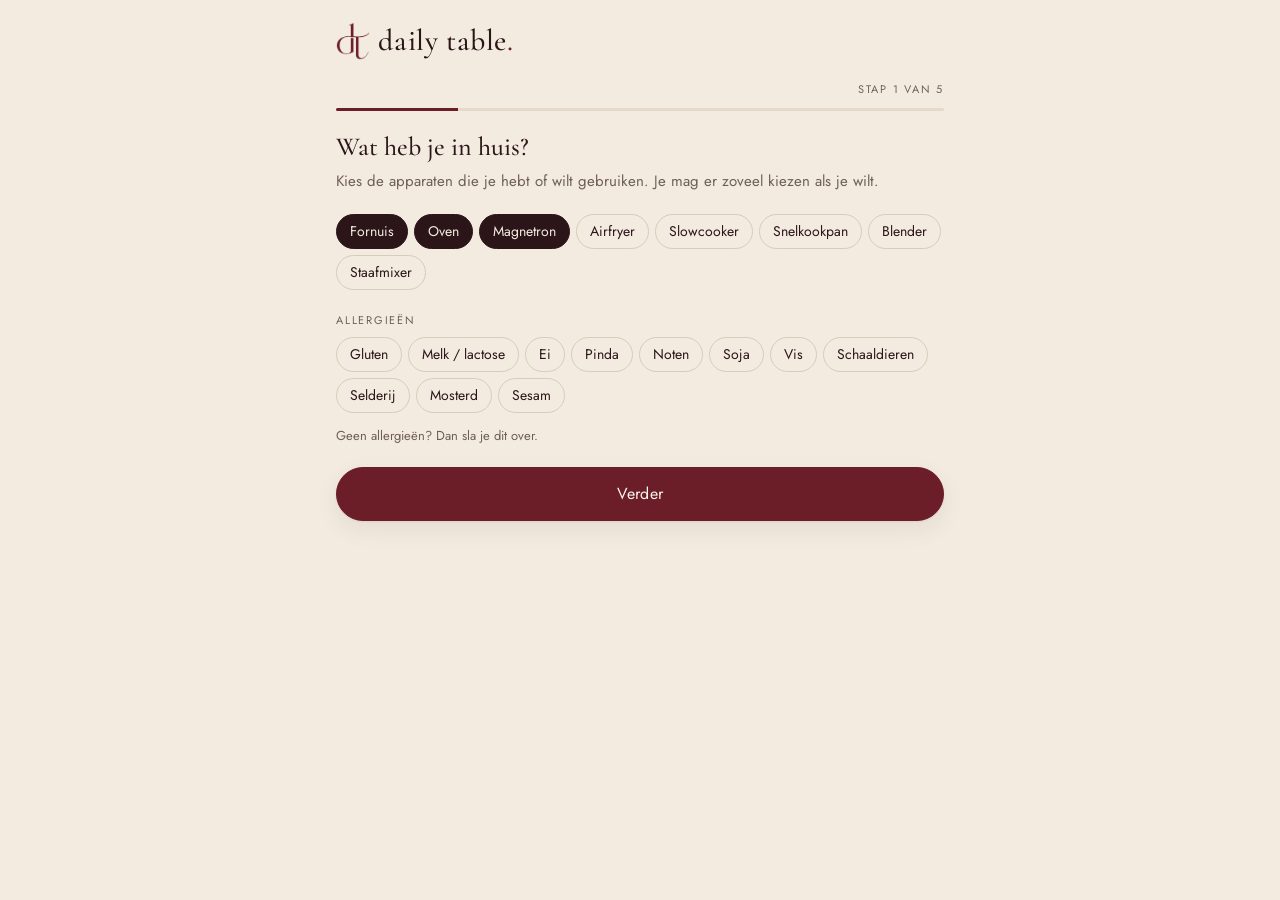
<file: index.html>
<!doctype html>
<html lang="nl">
<head>
<meta charset="utf-8">
<meta name="viewport" content="width=device-width, initial-scale=1, viewport-fit=cover">
<title>Daily Table</title>
<link rel="manifest" href="manifest.webmanifest">
<link rel="apple-touch-icon" href="icons/icon-cherry-vanilla-180.png">
<meta name="apple-mobile-web-app-capable" content="yes">
<meta name="apple-mobile-web-app-title" content="Daily Table">
<meta name="theme-color" content="#F3EBE0">
<link rel="icon" href="[data-uri]">
<link rel="preconnect" href="https://fonts.googleapis.com">
<link rel="preconnect" href="https://fonts.gstatic.com" crossorigin>
<link rel="stylesheet" href="https://fonts.googleapis.com/css2?family=Cormorant+Garamond:wght@400;500;600&family=DM+Mono:wght@400;500&family=Jost:wght@300;400;500&display=swap">
<style>
/* Layout: smalle kolom, serif koppen, hairlines in plaats van kaarten, bonnetje voor de boodschappenlijst */
:root{
  --bg:#F3EBE0; --surface:#FAF5EE; --sand:#E5D9CA; --greige:#B3A298;
  --ink:#2B1519; --muted:#6F5F58; --line:#D8CBBB;
  --accent:#6B1E27; --accent-ink:#FBF4EC; --accent-soft:#EBDAD5;
  --warn:#7E5210; --warn-bg:#F1E2C6; --ok:#3B664B; --ok-bg:#DFE8D8;
  --serif:'Cormorant Garamond',Georgia,'Times New Roman',serif;
  --sans:'Jost','Helvetica Neue',Arial,sans-serif;
  --mono:'DM Mono',ui-monospace,Menlo,Consolas,monospace;
}
@media (prefers-color-scheme: dark){
  :root:not([data-theme="light"]){
    --bg:#1F1114; --surface:#2A171B; --sand:#3A2328; --greige:#7E6B63;
    --ink:#F1E8DD; --muted:#BBA99E; --line:#4A3137;
    --accent:#E6959E; --accent-ink:#2B1519; --accent-soft:#4A262C;
    --warn:#E8BE72; --warn-bg:#3B2C14; --ok:#A5D0AF; --ok-bg:#21352A;
    color-scheme:dark;
  }
}
:root[data-theme="dark"]{
  --bg:#1F1114; --surface:#2A171B; --sand:#3A2328; --greige:#7E6B63;
  --ink:#F1E8DD; --muted:#BBA99E; --line:#4A3137;
  --accent:#E6959E; --accent-ink:#2B1519; --accent-soft:#4A262C;
  --warn:#E8BE72; --warn-bg:#3B2C14; --ok:#A5D0AF; --ok-bg:#21352A;
  color-scheme:dark;
}
*{box-sizing:border-box}
body{background:var(--bg);color:var(--ink);font:400 15px/1.5 var(--sans);-webkit-text-size-adjust:100%}
button,input,select,textarea{font:inherit;color:inherit}
button{cursor:pointer}
:focus-visible{outline:2px solid var(--accent);outline-offset:2px}
#app{max-width:640px;margin:0 auto;padding-inline:16px;padding-block:14px 96px}
h1,h2,h3{font-family:var(--serif);font-weight:500;margin:0;text-wrap:balance}
h2{font-size:26px;line-height:1.1}
h3{font-size:20px}
.small{font-size:13px;color:var(--muted)}
.cap{font-size:11px;letter-spacing:.16em;text-transform:uppercase;color:var(--muted)}
.num{font-variant-numeric:tabular-nums}

/* header */
.top{display:flex;align-items:center;justify-content:space-between;gap:12px;flex-wrap:wrap}
.brand{font-family:var(--serif);font-size:30px;font-weight:500;letter-spacing:.02em;line-height:1}
.brand i{color:var(--accent);font-style:normal}
.prof{display:flex;align-items:center;gap:8px;min-width:0}
.prof select{min-width:0;max-width:200px;background:var(--surface);border:1px solid var(--line);border-radius:999px;padding:7px 12px;font-size:14px}
.stores{display:grid;grid-template-columns:repeat(4,1fr);gap:6px;margin-top:14px}
.store{background:transparent;border:1px solid var(--line);border-radius:999px;padding:7px 4px;font-size:14px;min-width:0;overflow:hidden;text-overflow:ellipsis;white-space:nowrap}
.store[aria-pressed="true"]{background:var(--accent);border-color:var(--accent);color:var(--accent-ink)}
.meter{margin-top:14px;padding-top:12px;border-top:1px solid var(--line)}
.meter-row{display:flex;justify-content:space-between;align-items:baseline;gap:10px;flex-wrap:wrap}
.meter-big{font-family:var(--serif);font-size:30px;line-height:1}
.bar{height:4px;background:var(--sand);border-radius:2px;margin-top:8px;overflow:hidden}
.bar>span{display:block;height:100%;background:var(--accent)}
.bar.over>span{background:var(--warn)}
.pill{display:inline-block;border-radius:999px;padding:2px 10px;font-size:12px;background:var(--sand);color:var(--ink)}
.pill.warn{background:var(--warn-bg);color:var(--warn)}
.pill.ok{background:var(--ok-bg);color:var(--ok)}
.pill.accent{background:var(--accent-soft);color:var(--accent)}

/* controls */
.sec{margin-top:22px}
.sec>.cap{display:block;margin-bottom:8px}
.seg{display:flex;gap:6px;flex-wrap:wrap}
.chip{background:transparent;border:1px solid var(--line);border-radius:999px;padding:6px 13px;font-size:14px}
.chip[aria-pressed="true"]{background:var(--ink);border-color:var(--ink);color:var(--bg)}
.btn{background:transparent;border:1px solid var(--ink);border-radius:999px;padding:9px 18px;font-size:14px;letter-spacing:.02em}
.btn.primary{background:var(--accent);border-color:var(--accent);color:var(--accent-ink)}
.btn.ghost{border-color:var(--line)}
.btn.sm{padding:5px 12px;font-size:13px}
.btn[disabled]{opacity:.45;cursor:default}
.linkbtn{background:none;border:0;padding:0;color:var(--accent);text-decoration:underline;text-underline-offset:3px;font-size:13px}
.field{display:flex;flex-direction:column;gap:4px}
.field label,.lbl{font-size:12px;letter-spacing:.12em;text-transform:uppercase;color:var(--muted)}
input[type=number],input[type=text],input[type=search],select,textarea{background:var(--surface);border:1px solid var(--line);border-radius:8px;padding:9px 11px;width:100%;min-width:0}
textarea{min-height:92px;resize:vertical}
.grid2{display:grid;grid-template-columns:1fr 1fr;gap:12px}
@media (max-width:380px){.grid2{grid-template-columns:1fr}}
.actions{display:flex;gap:8px;flex-wrap:wrap;align-items:center}

/* menu */
.day{margin-top:26px}
.day>h3{display:flex;align-items:baseline;justify-content:space-between;border-bottom:1px solid var(--ink);padding-bottom:6px}
.day>h3 span{font-family:var(--sans);font-size:12px;letter-spacing:.14em;text-transform:uppercase;color:var(--muted)}
.slot{padding:14px 0;border-bottom:1px solid var(--line)}
.slot-head{display:grid;grid-template-columns:78px 1fr auto;gap:10px;align-items:start}
@media (max-width:420px){.slot-head{grid-template-columns:1fr auto}.slot-head .cap{grid-column:1/-1}}
.slot-name{font-family:var(--serif);font-size:21px;line-height:1.15;min-width:0}
.slot-meta{margin-top:4px;display:flex;flex-wrap:wrap;gap:6px;align-items:center;font-size:13px;color:var(--muted)}
.slot-tools{display:flex;gap:2px;align-items:center}
.ic{background:none;border:0;padding:6px;border-radius:6px;color:var(--muted);line-height:0}
.ic:hover{color:var(--ink)}
.ic.on{color:var(--accent)}
.ic svg{width:19px;height:19px;fill:none;stroke:currentColor;stroke-width:1.6;stroke-linecap:round;stroke-linejoin:round}
.ic.on svg{fill:currentColor}
.slot.skipped .slot-name{color:var(--muted);font-style:italic}
.slot.done .slot-name{text-decoration:line-through;text-decoration-color:var(--greige)}
.slot-more{margin-top:12px;padding-left:88px;display:grid;gap:10px}
@media (max-width:420px){.slot-more{padding-left:0}}
.slot-more ul,.slot-more ol{margin:0;padding-left:18px}
.slot-more li{margin:2px 0}
.donebox{display:inline-flex;align-items:center;gap:6px;font-size:13px;color:var(--muted)}
.donebox input{accent-color:var(--accent)}
.hint{background:var(--accent-soft);color:var(--accent);padding:8px 12px;border-radius:8px;font-size:13px}
.note{background:var(--surface);border:1px solid var(--line);border-radius:8px;padding:10px 12px;font-size:13px;color:var(--muted)}
.note.warn{background:var(--warn-bg);border-color:transparent;color:var(--warn)}

/* lijst: bonnetje */
.receipt{margin-top:18px;background:var(--surface);border:1px solid var(--line);padding:18px 16px 26px;font-family:var(--mono);font-size:13px;position:relative}
.receipt::after{content:'';position:absolute;left:-1px;right:-1px;bottom:-9px;height:9px;background:radial-gradient(circle at 6px -1px,var(--bg) 6px,transparent 6.5px) 0 0/12px 9px repeat-x}
.receipt h4{margin:18px 0 6px;font:500 11px var(--mono);letter-spacing:.18em;text-transform:uppercase;color:var(--muted);border-bottom:1px dashed var(--greige);padding-bottom:4px}
.receipt h4:first-child{margin-top:0}
.rl{display:grid;grid-template-columns:22px 1fr auto;gap:8px;align-items:start;padding:5px 0}
.rl input{accent-color:var(--accent);margin-top:3px}
.rl.have{opacity:.45;text-decoration:line-through}
.rl .nm{min-width:0;overflow-wrap:anywhere}
.rl .sub{display:block;color:var(--muted);font-size:12px}
.rl .pr{text-align:right;white-space:nowrap}
.rl .was{text-decoration:line-through;color:var(--muted);margin-right:6px}
.tag{display:inline-block;font:500 10px var(--mono);letter-spacing:.08em;text-transform:uppercase;padding:1px 6px;border-radius:3px;background:var(--warn-bg);color:var(--warn);margin-left:6px;vertical-align:1px}
.tag.est{background:var(--sand);color:var(--muted)}
.tot{display:flex;justify-content:space-between;border-top:1px solid var(--ink);margin-top:14px;padding-top:10px;font-size:15px}
.cmp{display:grid;grid-template-columns:repeat(2,1fr);gap:8px;margin-top:10px}
.cmp button{display:flex;justify-content:space-between;gap:8px;background:transparent;border:1px solid var(--line);border-radius:8px;padding:9px 12px;font-size:14px;text-align:left}
.cmp button[aria-pressed="true"]{border-color:var(--accent);background:var(--accent-soft)}
.cmp b{font-weight:500}

/* favorieten / recepten */
.list>*{padding:12px 0;border-bottom:1px solid var(--line)}
.rowflex{display:flex;justify-content:space-between;gap:12px;align-items:flex-start}
.rowflex>div{min-width:0}
.ing-row{display:grid;grid-template-columns:1fr 92px 32px;gap:8px;margin-bottom:8px}
.sub-form{margin-top:10px;padding:12px;border:1px dashed var(--greige);border-radius:8px;display:grid;gap:10px}
.empty{padding:28px 0;color:var(--muted);text-align:center;font-family:var(--serif);font-size:20px;font-style:italic}

/* tabs */
.tabs{position:fixed;left:0;right:0;bottom:0;background:var(--surface);border-top:1px solid var(--line);display:flex;justify-content:center;padding:4px 8px calc(6px + env(safe-area-inset-bottom,0px))}
.tabs-in{display:grid;grid-template-columns:repeat(5,1fr);width:100%;max-width:640px;gap:2px}
.tab{background:none;border:0;padding:10px 2px 8px;font-size:12px;letter-spacing:.1em;text-transform:uppercase;color:var(--muted);border-top:2px solid transparent;margin-top:-6px;min-width:0;overflow:hidden;text-overflow:ellipsis}
.tab[aria-selected="true"]{color:var(--accent);border-top-color:var(--accent)}
.toast{position:fixed;left:50%;transform:translateX(-50%);bottom:calc(76px + env(safe-area-inset-bottom,0px));background:var(--ink);color:var(--bg);padding:9px 16px;border-radius:999px;font-size:14px;z-index:5}
.sr{position:absolute;width:1px;height:1px;overflow:hidden;clip:rect(0 0 0 0)}
@media (prefers-reduced-motion:no-preference){.bar>span{transition:width .4s}}
.namebtn{background:none;border:0;padding:0;text-align:left;cursor:pointer;color:inherit}
.namebtn:hover{color:var(--accent)}

/* grafieken: drie gevalideerde categoriekleuren, één neutrale kleur voor context */
:root{--c1:#A63D52;--c2:#3F6FA6;--c3:#AA8010;--cn:#B9AA9E;--on1:#FFFFFF;--on2:#FFFFFF;--on3:#2B1519}
@media (prefers-color-scheme: dark){:root:not([data-theme="light"]){--c1:#C4545F;--c2:#4F8FD0;--c3:#B58A2A;--cn:#7E6B63;--on1:#1F1114;--on2:#1F1114;--on3:#1F1114}}
:root[data-theme="dark"]{--c1:#C4545F;--c2:#4F8FD0;--c3:#B58A2A;--cn:#7E6B63;--on1:#1F1114;--on2:#1F1114;--on3:#1F1114}
.ch{margin-top:30px}
.ch>h3{font-size:22px}
.ch>.small{margin:2px 0 0}
.wk{display:grid;gap:2px;margin-top:12px}
.wk .h{font-size:11px;letter-spacing:.1em;text-transform:uppercase;color:var(--muted);text-align:center;padding-bottom:4px;min-width:0;overflow:hidden}
.wk .rl2{font-size:12px;color:var(--muted);align-self:center;padding-right:6px}
.wcell{height:40px;min-width:0;border:0;border-radius:4px;font:500 13px var(--sans);padding:0}
.wcell.vlees{background:var(--c1);color:var(--on1)}
.wcell.vis{background:var(--c2);color:var(--on2)}
.wcell.vega{background:var(--c3);color:var(--on3)}
.wcell.none{background:transparent;border:1px solid var(--line);color:var(--muted)}
.wcell:hover,.wcell:focus-visible{filter:brightness(1.12)}
.leg{display:flex;gap:16px;flex-wrap:wrap;font-size:13px;color:var(--muted);margin-top:10px;align-items:center}
.leg i{display:inline-block;width:10px;height:10px;border-radius:2px;margin-right:6px;vertical-align:-1px}
.leg i.line{height:2px;width:14px;border-radius:1px;vertical-align:3px}
.hb{display:grid;grid-template-columns:minmax(80px,128px) minmax(0,1fr);gap:8px 12px;align-items:center;font-size:13px;margin-top:12px}
.hb .nm{min-width:0;overflow-wrap:anywhere}
.hb .tr{display:flex;align-items:center;gap:8px;min-width:0;height:26px}
.hb .tr button{background:none;border:0;padding:0;display:flex;align-items:center;gap:8px;width:100%;height:100%;text-align:left}
.hb .b{height:14px;border-radius:0 4px 4px 0;background:var(--c1);min-width:2px;flex:none}
.hb .b.dim{background:var(--cn)}
.hb .val{white-space:nowrap;font-variant-numeric:tabular-nums}
.col{display:grid;grid-template-columns:repeat(var(--n),minmax(0,1fr));gap:0 8px;align-items:end;position:relative;height:150px;margin-top:14px;border-bottom:1px solid var(--line)}
.cb{background:none;border:0;padding:0;display:flex;flex-direction:column;justify-content:flex-end;align-items:center;height:100%;min-width:0}
.cb .bar{width:min(24px,70%);border-radius:4px 4px 0 0;background:var(--c1)}
.cb .bar.dim{background:var(--cn)}
.cb:hover .bar,.cb:focus-visible .bar{filter:brightness(1.15)}
.cb .cap{font-size:12px;margin-bottom:3px;font-variant-numeric:tabular-nums}
.colx{display:grid;grid-template-columns:repeat(var(--n),minmax(0,1fr));gap:0 8px;font-size:11px;letter-spacing:.06em;text-transform:uppercase;color:var(--muted);text-align:center;margin-top:5px}
.tgt{position:absolute;left:0;right:0;border-top:1px solid var(--muted);pointer-events:none}
.tgt span{position:absolute;right:0;bottom:2px;font-size:11px;color:var(--muted);background:var(--bg);padding-left:4px}
.kpis{display:flex;gap:12px 20px;flex-wrap:wrap;margin-top:16px}
.kpi{flex:1 1 120px;border-top:1px solid var(--ink);padding-top:8px;min-width:0}
.kpi b{display:block;font:500 30px/1.1 var(--serif)}
.line-svg{width:100%;height:auto;display:block;margin-top:10px}
.line-svg text{font:11px var(--sans);fill:var(--muted)}
.tip{position:fixed;z-index:20;pointer-events:none;background:var(--ink);color:var(--bg);padding:8px 11px;border-radius:8px;font-size:13px;line-height:1.35;max-width:240px}
.tip b{display:block;font-weight:500;font-size:14px}
.tip span{display:block;opacity:.85}
.tbl{margin-top:26px}
.tbl summary{cursor:pointer;color:var(--accent);font-size:14px}
.tbl .scroll{overflow-x:auto;margin-top:10px}
.tbl table{width:100%;border-collapse:collapse;font-size:13px;min-width:460px}
.tbl th,.tbl td{padding:6px 8px;border-bottom:1px solid var(--line);text-align:left;vertical-align:top}
.tbl th{font-weight:500;color:var(--muted);font-size:11px;letter-spacing:.1em;text-transform:uppercase}
.tbl td.n,.tbl th.n{text-align:right;font-variant-numeric:tabular-nums}
.brand{display:flex;align-items:center;gap:8px}
.brand .logo{width:26px;height:29px;color:var(--ink);flex:none}
.cb .cap{text-transform:none;letter-spacing:0;color:var(--ink)}
.brand .logo{width:34px;height:37px}

.brand .logo{display:inline-block;height:38px;width:calc(38px * var(--lr));background:var(--accent);-webkit-mask:var(--logo) center/contain no-repeat;mask:var(--logo) center/contain no-repeat;flex:none}

.thumb{flex:none;width:64px;height:64px;border-radius:10px;border:1px solid var(--line);display:inline-flex;align-items:center;justify-content:center;color:var(--accent);overflow:hidden;background:var(--bg)}
.thumb svg{width:100%;height:100%}.thumb img{width:100%;height:100%;object-fit:cover}
.nm2{display:flex;gap:12px;align-items:flex-start}.nm2>div{min-width:0}
.swcard{margin:18px 0;padding:26px 22px;border:1px solid var(--line);border-radius:18px;background:var(--bg);touch-action:pan-y;user-select:none;transition:transform .15s,opacity .15s;text-align:center}
.swcard h3{font-size:28px;margin:6px 0 10px}
.swcard .slot-meta{justify-content:center}
.swart{width:150px;height:150px;margin:0 auto 10px;color:var(--accent)}.swart svg{width:100%;height:100%;stroke-width:1.2}
.swbtns{display:flex;gap:12px;justify-content:center;margin-bottom:12px}
.photo-row{display:flex;gap:10px;align-items:center;flex-wrap:wrap;margin-top:8px}
.photo-row img{width:120px;height:90px;object-fit:cover;border-radius:10px;border:1px solid var(--line)}
.filebtn{display:inline-block;cursor:pointer;color:var(--accent);text-decoration:underline;font-size:14px}
.filebtn input{position:absolute;opacity:0;width:1px;height:1px}

/* ---- herontwerp: flow, kaarten, beweging ---- */
:root{--ease:cubic-bezier(.22,.8,.3,1);--shadow:0 1px 2px rgba(43,21,25,.06),0 8px 24px rgba(43,21,25,.07)}
@media (prefers-color-scheme: dark){:root:not([data-theme="light"]){--shadow:0 1px 2px rgba(0,0,0,.3),0 8px 24px rgba(0,0,0,.3)}}
@keyframes rise{from{opacity:0;transform:translateY(14px)}to{opacity:1;transform:none}}
@keyframes popin{from{opacity:0;transform:scale(.94) translateY(10px)}to{opacity:1;transform:none}}
main.enter>*{animation:rise .5s var(--ease) both}
main.enter>*:nth-child(2){animation-delay:.05s}main.enter>*:nth-child(3){animation-delay:.1s}main.enter>*:nth-child(4){animation-delay:.15s}main.enter>*:nth-child(n+5){animation-delay:.2s}
@media (prefers-reduced-motion:reduce){main.enter>*,.pop{animation:none!important}*{transition:none!important}}
.chip,.btn,.opt,.roundbtn,.ic,.tab{transition:background .2s,color .2s,border-color .2s,transform .15s var(--ease)}
.chip:active,.btn:active,.opt:active{transform:scale(.96)}
.btn.big{width:100%;padding:14px 20px;font-size:16px;box-shadow:var(--shadow)}
main.ob{padding-bottom:20px}
.lead{font-size:15px;color:var(--muted);margin:8px 0 0}
.prog{margin:18px 0 22px}.prog-top{display:flex;justify-content:space-between;align-items:center;min-height:22px;margin-bottom:8px}
.prog .bar{height:3px;margin:0}.prog .bar>span{transition:width .5s var(--ease)}
.opts{display:grid;gap:8px}
.opt{display:flex;flex-direction:column;align-items:flex-start;gap:2px;text-align:left;background:var(--surface);border:1px solid var(--line);border-radius:14px;padding:14px 16px}
.opt b{font-family:var(--serif);font-size:21px;font-weight:500}.opt span{font-size:13px;color:var(--muted)}
.opt[aria-pressed="true"]{background:var(--accent);border-color:var(--accent);color:var(--accent-ink)}.opt[aria-pressed="true"] span{color:var(--accent-ink);opacity:.8}
.swstack{margin:14px 0 6px;perspective:900px}
.swcard{padding:0;overflow:hidden;background:var(--surface);box-shadow:var(--shadow);text-align:left;margin:0;touch-action:pan-y;cursor:grab;transition:none}
.swcard.pop{animation:popin .4s var(--ease) both}
.swvis{position:relative;height:250px;background:linear-gradient(160deg,var(--accent-soft),var(--sand));display:flex;align-items:center;justify-content:center;color:var(--accent)}
.swvis>svg{width:200px;height:200px;stroke-width:1.1}.swvis img{width:100%;height:100%;object-fit:cover}
.swinfo{padding:16px 20px 20px}.swinfo h3{font-size:30px;margin:4px 0 8px}.swinfo .slot-meta{justify-content:flex-start}
.stamp{position:absolute;top:18px;padding:4px 14px;border:2px solid;border-radius:8px;font-family:var(--serif);font-size:24px;letter-spacing:.08em;text-transform:uppercase;opacity:0;pointer-events:none;background:var(--surface)}
.stamp.yes{left:16px;color:var(--ok);transform:rotate(-10deg)}.stamp.no{right:16px;color:var(--warn);transform:rotate(10deg)}
.swbtns{display:flex;gap:28px;justify-content:center;margin:18px 0}
.roundbtn{width:64px;height:64px;border-radius:50%;border:1px solid var(--line);background:var(--surface);font-size:24px;box-shadow:var(--shadow)}
.roundbtn.yes{background:var(--accent);border-color:var(--accent);color:var(--accent-ink)}.roundbtn:active{transform:scale(.92)}
/* menu */
.cfgbar{margin-top:16px}
.cfgsum{width:100%;display:flex;justify-content:space-between;align-items:center;gap:10px;background:var(--surface);border:1px solid var(--line);border-radius:14px;padding:12px 16px;text-align:left;font-size:14px}
.cfgsum b{font-weight:500;color:var(--accent);font-size:13px;white-space:nowrap}
.cfg{background:var(--surface);border:1px solid var(--line);border-radius:14px;padding:4px 16px 16px;margin-top:8px;animation:rise .35s var(--ease)}
.day{margin-top:30px}.day>h3{border-bottom:0;padding-bottom:0;margin-bottom:10px;font-size:26px}
.slot.card{padding:0;border:1px solid var(--line);border-radius:18px;background:var(--surface);box-shadow:var(--shadow);overflow:hidden;margin-bottom:14px;animation:rise .5s var(--ease) both}
.cvis{position:relative;height:150px;background:linear-gradient(160deg,var(--accent-soft),var(--sand));display:flex;align-items:center;justify-content:center;color:var(--accent);cursor:pointer;overflow:hidden}
.cvis>svg{width:130px;height:130px;stroke-width:1.1}.cvis img{width:100%;height:100%;object-fit:cover}
.cmeal{position:absolute;left:12px;top:12px;background:var(--surface);color:var(--ink);border-radius:999px;padding:3px 11px;font-size:11px;letter-spacing:.14em;text-transform:uppercase}
.ctools{position:absolute;right:8px;top:8px;display:flex;gap:4px}
.ctools .ic{background:var(--surface);border-radius:50%;padding:8px;color:var(--ink);box-shadow:0 1px 4px rgba(0,0,0,.15)}.ctools .ic.on{color:var(--accent)}
.cbody{padding:14px 16px 16px}.cbody.row{display:flex;justify-content:space-between;align-items:center;gap:10px}
.cbody .slot-name{display:block;background:none;border:0;padding:0;text-align:left;font-size:24px}
.slot-more{padding-left:0;margin-top:14px;padding-top:14px;border-top:1px solid var(--line);animation:rise .35s var(--ease)}
.slot.done .cvis{opacity:.7}
.tab{transition:color .2s,border-color .2s}
.toast{animation:popin .3s var(--ease)}

</style>
</head>
<body>
<div id="app" aria-live="polite"></div>
<script>
const BASE = {"stores":[{"id":"ah","naam":"AH","volledig":"Albert Heijn","factor":1.0},{"id":"jumbo","naam":"Jumbo","volledig":"Jumbo","factor":0.98},{"id":"lidl","naam":"Lidl","volledig":"Lidl","factor":0.85},{"id":"hoogvliet","naam":"Hoogvliet","volledig":"Hoogvliet","factor":0.92}],"appliances":[["fornuis","Fornuis"],["oven","Oven"],["magnetron","Magnetron"],["airfryer","Airfryer"],["slowcooker","Slowcooker"],["snelkookpan","Snelkookpan"],["blender","Blender"],["staafmixer","Staafmixer"]],"allergens":[["gluten","Gluten"],["melk","Melk / lactose"],["ei","Ei"],["pinda","Pinda"],["noten","Noten"],["soja","Soja"],["vis","Vis"],["schaaldieren","Schaaldieren"],["selderij","Selderij"],["mosterd","Mosterd"],["sesam","Sesam"]],"depts":[["agf","Groente & fruit"],["vlees","Vlees & vis"],["zuivel","Zuivel, eieren & vega"],["brood","Brood"],["droog","Pasta, rijst & granen"],["blik","Blik & pot"],["saus","Sauzen & beleg"],["diepvries","Diepvries"],["overig","Overig"],["kruid","Voorraadkast"]],"ingredients":[{"id":"ui","naam":"Ui","unit":"g","pack":1000,"price":1.79,"dept":"agf","fl":[],"al":[],"q":"uien","must":["uien","ui"]},{"id":"knoflook","naam":"Knoflook","unit":"teen","pack":12,"price":0.99,"dept":"agf","fl":[],"al":[],"q":"knoflook","must":["knoflook"]},{"id":"tomaat","naam":"Tomaat","unit":"g","pack":500,"price":2.49,"dept":"agf","fl":[],"al":[],"q":"trostomaten","must":["tomaat","tomaten"]},{"id":"cherrytomaat","naam":"Cherrytomaat","unit":"g","pack":250,"price":1.99,"dept":"agf","fl":[],"al":[],"q":"cherrytomaten","must":["cherry"]},{"id":"paprika","naam":"Paprika","unit":"st","pack":3,"price":2.49,"dept":"agf","fl":[],"al":[],"q":"paprika rood geel groen","must":["paprika"]},{"id":"courgette","naam":"Courgette","unit":"g","pack":400,"price":1.19,"dept":"agf","fl":[],"al":[],"q":"courgette","must":["courgette"]},{"id":"wortel","naam":"Wortel","unit":"g","pack":1000,"price":1.59,"dept":"agf","fl":[],"al":[],"q":"wortelen","must":["wortel"]},{"id":"champignon","naam":"Champignons","unit":"g","pack":250,"price":1.79,"dept":"agf","fl":[],"al":[],"q":"champignons","must":["champignon"]},{"id":"broccoli","naam":"Broccoli","unit":"g","pack":500,"price":1.99,"dept":"agf","fl":[],"al":[],"q":"broccoli","must":["broccoli"]},{"id":"bloemkool","naam":"Bloemkool","unit":"g","pack":700,"price":2.29,"dept":"agf","fl":[],"al":[],"q":"bloemkool","must":["bloemkool"]},{"id":"sperzieboon","naam":"Sperziebonen","unit":"g","pack":400,"price":2.19,"dept":"agf","fl":[],"al":[],"q":"sperziebonen","must":["sperzie"]},{"id":"aardappel","naam":"Aardappelen","unit":"g","pack":2000,"price":2.79,"dept":"agf","fl":[],"al":[],"q":"aardappelen","must":["aardappel"]},{"id":"zoeteaardappel","naam":"Zoete aardappel","unit":"g","pack":700,"price":2.49,"dept":"agf","fl":[],"al":[],"q":"zoete aardappel","must":["zoete"]},{"id":"komkommer","naam":"Komkommer","unit":"st","pack":1,"price":0.89,"dept":"agf","fl":[],"al":[],"q":"komkommer","must":["komkommer"]},{"id":"slamix","naam":"Slamix","unit":"g","pack":200,"price":1.89,"dept":"agf","fl":[],"al":[],"q":"sla mix","must":["sla"]},{"id":"prei","naam":"Prei","unit":"g","pack":300,"price":1.49,"dept":"agf","fl":[],"al":[],"q":"prei","must":["prei"]},{"id":"pompoen","naam":"Butternut pompoen","unit":"g","pack":1000,"price":2.29,"dept":"agf","fl":[],"al":[],"q":"butternut pompoen","must":["butternut","pompoen"]},{"id":"citroen","naam":"Citroen","unit":"st","pack":1,"price":0.59,"dept":"agf","fl":[],"al":[],"q":"citroen","must":["citroen"]},{"id":"roerbakmix","naam":"Roerbakgroente","unit":"g","pack":400,"price":2.39,"dept":"agf","fl":[],"al":[],"q":"roerbakgroente","must":["roerbak","wok"]},{"id":"boerenkool","naam":"Boerenkool (gesneden)","unit":"g","pack":500,"price":1.99,"dept":"agf","fl":[],"al":[],"q":"boerenkool gesneden","must":["boerenkool"]},{"id":"banaan","naam":"Banaan","unit":"st","pack":5,"price":1.69,"dept":"agf","fl":[],"al":[],"q":"bananen","must":["banaan","bananen"]},{"id":"appel","naam":"Appel","unit":"st","pack":6,"price":2.69,"dept":"agf","fl":[],"al":[],"q":"appels","must":["appel","appels","elstar"]},{"id":"blauwebessen","naam":"Blauwe bessen","unit":"g","pack":125,"price":2.49,"dept":"agf","fl":[],"al":[],"q":"blauwe bessen","must":["blauwe"]},{"id":"avocado","naam":"Avocado","unit":"st","pack":2,"price":2.39,"dept":"agf","fl":[],"al":[],"q":"avocado","must":["avocado"]},{"id":"kipfilet","naam":"Kipfilet","unit":"g","pack":500,"price":6.79,"dept":"vlees","fl":["meat","animal"],"al":[],"q":"kipfilet","must":["kipfilet"]},{"id":"kippendij","naam":"Kippendijfilet","unit":"g","pack":500,"price":5.79,"dept":"vlees","fl":["meat","animal"],"al":[],"q":"kippendijfilet","must":["kippendij"]},{"id":"gehakt","naam":"Rundergehakt","unit":"g","pack":500,"price":5.19,"dept":"vlees","fl":["meat","animal"],"al":[],"q":"rundergehakt","must":["rundergehakt"]},{"id":"rookworst","naam":"Rookworst","unit":"g","pack":275,"price":2.99,"dept":"vlees","fl":["meat","animal","pork"],"al":[],"q":"rookworst","must":["rookworst"]},{"id":"stoofvlees","naam":"Stoofvlees (rund)","unit":"g","pack":500,"price":7.49,"dept":"vlees","fl":["meat","animal"],"al":[],"q":"rundvlees stoofvlees","must":["stoof"]},{"id":"zalm","naam":"Zalmfilet","unit":"g","pack":250,"price":5.99,"dept":"vlees","fl":["fish","animal"],"al":["vis"],"q":"zalmfilet","must":["zalm"]},{"id":"gerooktezalm","naam":"Gerookte zalm","unit":"g","pack":100,"price":3.49,"dept":"vlees","fl":["fish","animal"],"al":["vis"],"q":"gerookte zalm","must":["gerookte"]},{"id":"ei","naam":"Eieren","unit":"st","pack":10,"price":3.29,"dept":"zuivel","fl":["animal"],"al":["ei"],"q":"eieren scharrel","must":["eieren","ei"]},{"id":"melk","naam":"Melk","unit":"ml","pack":1000,"price":1.29,"dept":"zuivel","fl":["animal"],"al":["melk"],"q":"halfvolle melk","must":["melk"]},{"id":"haverdrink","naam":"Haverdrink","unit":"ml","pack":1000,"price":1.69,"dept":"zuivel","fl":[],"al":["gluten"],"q":"haverdrink","must":["haver"]},{"id":"kookroom","naam":"Kookroom","unit":"ml","pack":250,"price":1.39,"dept":"zuivel","fl":["animal"],"al":["melk"],"q":"kookroom","must":["kookroom","room"]},{"id":"kaas","naam":"Geraspte kaas","unit":"g","pack":200,"price":2.49,"dept":"zuivel","fl":["animal","stremsel"],"al":["melk"],"q":"geraspte kaas","must":["geraspte"]},{"id":"feta","naam":"Feta","unit":"g","pack":200,"price":2.29,"dept":"zuivel","fl":["animal","stremsel"],"al":["melk"],"q":"feta","must":["feta"]},{"id":"mozzarella","naam":"Mozzarella","unit":"g","pack":125,"price":0.99,"dept":"zuivel","fl":["animal","stremsel"],"al":["melk"],"q":"mozzarella","must":["mozzarella"]},{"id":"yoghurt","naam":"Griekse yoghurt","unit":"g","pack":500,"price":1.89,"dept":"zuivel","fl":["animal"],"al":["melk"],"q":"griekse yoghurt","must":["yoghurt"]},{"id":"kwark","naam":"Magere kwark","unit":"g","pack":500,"price":1.49,"dept":"zuivel","fl":["animal"],"al":["melk"],"q":"magere kwark","must":["kwark"]},{"id":"cottage","naam":"Cottage cheese","unit":"g","pack":200,"price":1.59,"dept":"zuivel","fl":["animal"],"al":["melk"],"q":"cottage cheese","must":["cottage"]},{"id":"tofu","naam":"Tofu naturel","unit":"g","pack":200,"price":1.99,"dept":"zuivel","fl":[],"al":["soja"],"q":"tofu naturel","must":["tofu"]},{"id":"wraps","naam":"Tortilla wraps","unit":"st","pack":6,"price":1.79,"dept":"brood","fl":[],"al":["gluten"],"q":"tortilla wraps","must":["wraps","tortilla"]},{"id":"stokbrood","naam":"Volkoren stokbrood","unit":"g","pack":250,"price":1.39,"dept":"brood","fl":[],"al":["gluten"],"q":"volkoren stokbrood","must":["stokbrood"]},{"id":"volkorenbrood","naam":"Volkorenbrood","unit":"sn","pack":16,"price":2.19,"dept":"brood","fl":[],"al":["gluten"],"q":"volkorenbrood","must":["volkoren"]},{"id":"pasta","naam":"Penne","unit":"g","pack":500,"price":1.39,"dept":"droog","fl":[],"al":["gluten"],"q":"penne","must":["penne"]},{"id":"volkorenpasta","naam":"Volkorenpasta","unit":"g","pack":500,"price":1.79,"dept":"droog","fl":[],"al":["gluten"],"q":"volkoren pasta","must":["volkoren"]},{"id":"rijst","naam":"Rijst (basmati)","unit":"g","pack":1000,"price":2.89,"dept":"droog","fl":[],"al":[],"q":"basmati rijst","must":["basmati","rijst"]},{"id":"zilvervliesrijst","naam":"Zilvervliesrijst","unit":"g","pack":1000,"price":3.19,"dept":"droog","fl":[],"al":[],"q":"zilvervliesrijst","must":["zilvervlies"]},{"id":"mie","naam":"Mie noedels","unit":"g","pack":250,"price":1.29,"dept":"droog","fl":[],"al":["gluten","ei"],"q":"mie noedels","must":["mie"]},{"id":"couscous","naam":"Couscous","unit":"g","pack":500,"price":1.69,"dept":"droog","fl":[],"al":["gluten"],"q":"couscous","must":["couscous"]},{"id":"rodelinzen","naam":"Rode linzen (droog)","unit":"g","pack":500,"price":2.29,"dept":"droog","fl":[],"al":[],"q":"rode linzen","must":["linzen"]},{"id":"spliterwten","naam":"Spliterwten (droog)","unit":"g","pack":500,"price":1.89,"dept":"droog","fl":[],"al":[],"q":"spliterwten","must":["splitt","spliterwten","erwten"]},{"id":"havermout","naam":"Havermout","unit":"g","pack":500,"price":1.29,"dept":"droog","fl":[],"al":["gluten"],"q":"havermout","must":["havermout","haver"]},{"id":"walnoten","naam":"Walnoten","unit":"g","pack":200,"price":3.49,"dept":"droog","fl":[],"al":["noten"],"q":"walnoten","must":["walnoten"]},{"id":"tomatenblokjes","naam":"Tomatenblokjes","unit":"g","pack":400,"price":0.99,"dept":"blik","fl":[],"al":[],"q":"tomatenblokjes","must":["tomaten"]},{"id":"tomatenpuree","naam":"Tomatenpuree","unit":"g","pack":70,"price":0.89,"dept":"blik","fl":[],"al":[],"q":"tomatenpuree","must":["tomatenpuree"]},{"id":"kidneybonen","naam":"Kidneybonen","unit":"g","pack":240,"price":1.19,"dept":"blik","fl":[],"al":[],"q":"kidneybonen","must":["kidney"]},{"id":"kikkererwten","naam":"Kikkererwten","unit":"g","pack":240,"price":1.09,"dept":"blik","fl":[],"al":[],"q":"kikkererwten","must":["kikkererwten"]},{"id":"linzen","naam":"Bruine linzen (blik)","unit":"g","pack":240,"price":1.29,"dept":"blik","fl":[],"al":[],"q":"linzen blik","must":["linzen"]},{"id":"mais","naam":"Mais","unit":"g","pack":285,"price":1.09,"dept":"blik","fl":[],"al":[],"q":"mais blik","must":["mais"]},{"id":"kokosmelk","naam":"Kokosmelk","unit":"ml","pack":400,"price":1.39,"dept":"blik","fl":[],"al":[],"q":"kokosmelk","must":["kokos"]},{"id":"tonijn","naam":"Tonijn in blik","unit":"g","pack":145,"price":1.89,"dept":"blik","fl":["fish","animal"],"al":["vis"],"q":"tonijn in water","must":["tonijn"]},{"id":"pindakaas","naam":"Pindakaas","unit":"g","pack":350,"price":2.19,"dept":"saus","fl":[],"al":["pinda"],"q":"pindakaas","must":["pindakaas"]},{"id":"ketjap","naam":"Ketjap manis","unit":"ml","pack":250,"price":1.69,"dept":"saus","fl":[],"al":["soja","gluten"],"q":"ketjap manis","must":["ketjap"]},{"id":"sojasaus","naam":"Sojasaus","unit":"ml","pack":150,"price":1.89,"dept":"saus","fl":[],"al":["soja","gluten"],"q":"sojasaus","must":["soja"]},{"id":"pesto","naam":"Pesto groen","unit":"g","pack":190,"price":1.99,"dept":"saus","fl":["animal","stremsel"],"al":["melk","noten"],"q":"pesto groen","must":["pesto"]},{"id":"hummus","naam":"Hummus","unit":"g","pack":200,"price":1.79,"dept":"saus","fl":[],"al":["sesam"],"q":"hummus","must":["hummus"]},{"id":"honing","naam":"Honing","unit":"g","pack":350,"price":2.99,"dept":"saus","fl":["animal"],"al":[],"q":"honing","must":["honing"]},{"id":"spinazie","naam":"Spinazie (diepvries)","unit":"g","pack":450,"price":1.69,"dept":"diepvries","fl":[],"al":[],"q":"spinazie diepvries","must":["spinazie"]},{"id":"garnalen","naam":"Garnalen (diepvries)","unit":"g","pack":200,"price":4.49,"dept":"diepvries","fl":["fish","animal"],"al":["schaaldieren"],"q":"garnalen","must":["garnalen"]},{"id":"olijfolie","naam":"Olijfolie","unit":"ml","pack":500,"price":5.49,"dept":"kruid","fl":[],"al":[],"q":"olijfolie","pantry":true},{"id":"kerrie","naam":"Kerriepoeder","unit":"g","pack":40,"price":1.99,"dept":"kruid","fl":[],"al":[],"q":"kerriepoeder","pantry":true},{"id":"komijn","naam":"Komijn","unit":"g","pack":40,"price":1.99,"dept":"kruid","fl":[],"al":[],"q":"komijn","pantry":true},{"id":"paprikapoeder","naam":"Paprikapoeder","unit":"g","pack":40,"price":1.99,"dept":"kruid","fl":[],"al":[],"q":"paprikapoeder","pantry":true},{"id":"italiaans","naam":"Italiaanse kruiden","unit":"g","pack":25,"price":1.79,"dept":"kruid","fl":[],"al":[],"q":"italiaanse kruiden","pantry":true},{"id":"bouillon","naam":"Bouillonblokjes","unit":"st","pack":8,"price":1.49,"dept":"kruid","fl":[],"al":["selderij"],"q":"bouillonblokjes","pantry":true},{"id":"mosterd","naam":"Mosterd","unit":"g","pack":200,"price":1.59,"dept":"kruid","fl":[],"al":["mosterd"],"q":"mosterd","pantry":true}],"recipes":[{"id":"bolognese","naam":"Spaghetti bolognese met extra groente","meals":["diner"],"t":35,"w":0,"needs":["fornuis"],"cat":"rund","ing":[["volkorenpasta",90.0],["gehakt",100.0],["ui",60.0],["knoflook",1.0],["wortel",60.0],["tomatenblokjes",200.0],["tomatenpuree",15.0],["italiaans",1.0],["olijfolie",10.0]],"v":13,"e":36,"kcal":690,"steps":["Fruit ui en knoflook, bak het gehakt rul en voeg geraspte wortel toe.","Roer tomatenpuree en blokjes erdoor en laat 20 minuten zacht pruttelen.","Kook de pasta beetgaar en meng met de saus."]},{"id":"kipkerrie","naam":"Kip kerrie met rijst","meals":["diner"],"t":30,"w":0,"needs":["fornuis"],"cat":"kip","ing":[["kipfilet",130.0],["ui",60.0],["paprika",0.5],["kokosmelk",100.0],["zilvervliesrijst",70.0],["kerrie",1.0],["olijfolie",10.0]],"v":5,"e":39,"kcal":690,"steps":["Kook de rijst volgens de verpakking.","Bak kip, ui en paprika aan en voeg de kerrie toe.","Giet de kokosmelk erbij en laat 10 minuten sudderen."]},{"id":"kipsate","naam":"Kip sate met rijst en sperziebonen","meals":["diner"],"t":30,"w":0,"needs":["fornuis"],"cat":"kip","ing":[["kippendij",130.0],["pindakaas",25.0],["ketjap",15.0],["zilvervliesrijst",70.0],["sperzieboon",150.0],["ui",40.0],["knoflook",1.0]],"v":9,"e":40,"kcal":650,"steps":["Bak de kip bruin met ui en knoflook.","Roer pindakaas, ketjap en een scheutje water tot een saus.","Serveer met rijst en gestoomde sperziebonen."]},{"id":"zalmoven","naam":"Zalm uit de oven met aardappel en broccoli","meals":["diner"],"t":15,"w":25,"needs":["oven"],"cat":"vis","ing":[["zalm",125.0],["aardappel",250.0],["broccoli",200.0],["citroen",0.25],["olijfolie",10.0]],"v":10,"e":36,"kcal":600,"steps":["Snijd de aardappel in partjes en rooster 15 minuten op 200 graden.","Leg de zalm en broccoli erbij en rooster nog 12 minuten.","Maak af met citroensap."]},{"id":"boerenkoolstamp","naam":"Boerenkoolstamppot met rookworst","meals":["diner"],"t":35,"w":0,"needs":["fornuis"],"cat":"varken","ing":[["aardappel",250.0],["boerenkool",150.0],["rookworst",100.0],["melk",30.0],["mosterd",1.0]],"v":11,"e":25,"kcal":530,"steps":["Kook de aardappelen gaar, voeg de boerenkool de laatste 5 minuten toe.","Stamp met melk en mosterd tot een stamppot.","Verwarm de rookworst mee of in een pan."]},{"id":"linzensoep","naam":"Linzensoep met wortel","meals":["lunch","diner"],"t":25,"w":10,"needs":["fornuis"],"cat":"vega","ing":[["linzen",120.0],["wortel",100.0],["ui",60.0],["tomatenblokjes",100.0],["stokbrood",50.0],["bouillon",1.0],["kerrie",1.0]],"v":14,"e":17,"kcal":350,"steps":["Fruit ui en wortel, voeg kerrie, linzen en blokjes tomaat toe.","Giet bouillon erbij en laat 15 minuten koken.","Serveer met stokbrood."]},{"id":"kikkererwtencurry","naam":"Kikkererwtencurry met rijst","meals":["diner"],"t":30,"w":0,"needs":["fornuis"],"cat":"vega","ing":[["kikkererwten",120.0],["kokosmelk",100.0],["tomatenblokjes",100.0],["spinazie",100.0],["ui",60.0],["knoflook",1.0],["zilvervliesrijst",70.0],["kerrie",1.0]],"v":15,"e":22,"kcal":640,"steps":["Kook de rijst.","Fruit ui en knoflook met kerrie, voeg kikkererwten, tomaat en kokosmelk toe.","Laat 10 minuten pruttelen en roer de spinazie erdoor."]},{"id":"chili","naam":"Chili sin carne met rijst","meals":["diner"],"t":35,"w":0,"needs":["fornuis"],"cat":"vega","ing":[["kidneybonen",120.0],["mais",70.0],["paprika",0.5],["tomatenblokjes",200.0],["ui",60.0],["knoflook",1.0],["zilvervliesrijst",65.0],["komijn",1.0]],"v":16,"e":20,"kcal":500,"steps":["Fruit ui, knoflook en paprika met komijn.","Voeg bonen, mais en tomaat toe en laat 20 minuten koken.","Serveer met rijst."]},{"id":"shakshuka","naam":"Shakshuka met brood","meals":["ontbijt","lunch","diner"],"t":25,"w":0,"needs":["fornuis"],"cat":"ei","ing":[["ei",2.0],["tomatenblokjes",200.0],["paprika",0.5],["ui",60.0],["knoflook",1.0],["feta",40.0],["stokbrood",60.0],["komijn",1.0]],"v":7,"e":29,"kcal":520,"steps":["Fruit ui, paprika en knoflook met komijn, voeg de tomaat toe en laat 10 minuten koken.","Maak kuiltjes en laat de eieren er 5 minuten in garen met deksel erop.","Strooi feta erover en serveer met brood."]},{"id":"pestopasta","naam":"Pasta pesto met kip en cherrytomaat","meals":["diner"],"t":25,"w":0,"needs":["fornuis"],"cat":"kip","ing":[["pasta",90.0],["kipfilet",120.0],["pesto",25.0],["cherrytomaat",100.0],["courgette",100.0]],"v":5,"e":42,"kcal":610,"steps":["Kook de pasta.","Bak kip, courgette en tomaatjes gaar.","Meng pasta en pesto erdoor."]},{"id":"kipmie","naam":"Roerbak met kip en mie","meals":["diner"],"t":25,"w":0,"needs":["fornuis"],"cat":"kip","ing":[["kipfilet",120.0],["mie",80.0],["roerbakmix",200.0],["sojasaus",15.0],["ui",40.0],["knoflook",1.0]],"v":8,"e":43,"kcal":510,"steps":["Kook de mie en giet af.","Roerbak kip, ui, knoflook en groente op hoog vuur.","Voeg mie en sojasaus toe en schep om."]},{"id":"tofuroerbak","naam":"Tofu-groente roerbak met rijst","meals":["diner"],"t":25,"w":0,"needs":["fornuis"],"cat":"vega","ing":[["tofu",180.0],["roerbakmix",200.0],["sojasaus",15.0],["rijst",70.0],["ui",40.0],["knoflook",1.0]],"v":9,"e":34,"kcal":560,"steps":["Kook de rijst.","Bak de tofublokjes krokant, voeg ui, knoflook en groente toe.","Maak af met sojasaus."]},{"id":"gehaktballetjes","naam":"Gehaktballetjes in tomatensaus met pasta","meals":["diner"],"t":40,"w":0,"needs":["fornuis"],"cat":"rund","ing":[["gehakt",120.0],["ei",0.5],["ui",40.0],["tomatenblokjes",200.0],["pasta",90.0],["italiaans",1.0]],"v":6,"e":41,"kcal":650,"steps":["Meng gehakt, ei en fijngesneden ui en rol er balletjes van.","Bak ze bruin en giet de tomaat erover, laat 15 minuten garen.","Kook de pasta en serveer."]},{"id":"ovenpastabroc","naam":"Ovenschotel pasta met broccoli en kaas","meals":["diner"],"t":15,"w":25,"needs":["oven"],"cat":"vega","ing":[["pasta",90.0],["broccoli",150.0],["kaas",40.0],["kookroom",50.0],["ui",40.0],["knoflook",1.0]],"v":7,"e":27,"kcal":640,"steps":["Kook de pasta met de broccoli de laatste 3 minuten mee.","Meng met kookroom, ui en knoflook in een ovenschaal.","Bestrooi met kaas en gratineer 20 minuten op 200 graden."]},{"id":"gevuldezoete","naam":"Gevulde zoete aardappel met bonen en feta","meals":["diner"],"t":15,"w":30,"needs":["oven|airfryer"],"cat":"vega","ing":[["zoeteaardappel",300.0],["kidneybonen",100.0],["feta",40.0],["mais",50.0],["paprika",0.33],["yoghurt",40.0]],"v":17,"e":22,"kcal":560,"steps":["Prik de zoete aardappel in en bak 30 minuten in oven of airfryer.","Verwarm bonen, mais en paprika in een pan.","Snijd open, vul en top met feta en yoghurt."]},{"id":"airfryerkip","naam":"Airfryer kip met zoete aardappelfrites","meals":["diner"],"t":30,"w":0,"needs":["airfryer|oven"],"cat":"kip","ing":[["kippendij",150.0],["zoeteaardappel",250.0],["slamix",60.0],["komkommer",0.3],["yoghurt",50.0],["paprikapoeder",1.0]],"v":9,"e":36,"kcal":490,"steps":["Snijd de zoete aardappel in frites en kruid kip en frites met paprikapoeder.","Gaar de kip 15 minuten en de frites 20 minuten op 190 graden.","Maak een salade met yoghurt-dressing."]},{"id":"airfryerzalm","naam":"Airfryer zalm met couscous","meals":["diner"],"t":25,"w":0,"needs":["airfryer|oven"],"cat":"vis","ing":[["zalm",125.0],["couscous",70.0],["courgette",100.0],["cherrytomaat",80.0],["citroen",0.25],["olijfolie",10.0]],"v":5,"e":35,"kcal":620,"steps":["Gaar zalm en courgette 10 minuten op 180 graden.","Overgiet de couscous met kokend water en laat 5 minuten staan.","Meng met tomaatjes en citroen en serveer."]},{"id":"stoofvlees","naam":"Stoofvlees met aardappelpuree","meals":["diner"],"t":25,"w":450,"needs":["slowcooker","fornuis"],"cat":"rund","ing":[["stoofvlees",130.0],["ui",60.0],["wortel",80.0],["tomatenpuree",15.0],["bouillon",1.0],["aardappel",250.0],["melk",30.0]],"v":9,"e":36,"kcal":440,"steps":["Doe vlees, ui, wortel, puree en bouillon in de slowcooker en laat 8 uur op laag.","Kook aardappelen gaar en stamp met melk tot puree.","Serveer het vlees met puree."]},{"id":"slowkipcurry","naam":"Slowcooker kip in kokoscurry","meals":["diner"],"t":20,"w":360,"needs":["slowcooker","fornuis"],"cat":"kip","ing":[["kippendij",150.0],["kokosmelk",100.0],["ui",60.0],["bloemkool",150.0],["rijst",70.0],["kerrie",1.0]],"v":6,"e":39,"kcal":670,"steps":["Doe alles behalve de rijst in de slowcooker en laat 6 uur op laag.","Kook de rijst.","Roer de curry door en serveer."]},{"id":"snert","naam":"Snert met rookworst","meals":["diner"],"t":15,"w":45,"needs":["snelkookpan|slowcooker"],"cat":"varken","ing":[["spliterwten",70.0],["rookworst",60.0],["prei",60.0],["wortel",60.0],["aardappel",100.0],["bouillon",1.0]],"v":15,"e":27,"kcal":510,"steps":["Doe erwten, groente en bouillon in de snelkookpan.","Kook 30 minuten onder druk, voeg rookworst de laatste 10 minuten toe.","Roer door voor een dikke soep."]},{"id":"aardappelbonen","naam":"Aardappel met bonen en kaas","meals":["lunch","diner"],"t":20,"w":0,"needs":["magnetron","oven","airfryer"],"cat":"vega","ing":[["aardappel",300.0],["kidneybonen",100.0],["kaas",30.0],["yoghurt",40.0],["mais",40.0]],"v":13,"e":24,"kcal":520,"steps":["Prik de aardappel in en gaar 8 minuten in de magnetron of langer in de oven.","Verwarm bonen en mais.","Snijd open en vul met bonen, kaas en yoghurt."]},{"id":"pompoensoep","naam":"Pompoensoep met kikkererwten","meals":["lunch","diner"],"t":35,"w":0,"needs":["fornuis","blender|staafmixer"],"cat":"vega","ing":[["pompoen",300.0],["ui",60.0],["kokosmelk",50.0],["kikkererwten",80.0],["stokbrood",50.0],["bouillon",1.0]],"v":12,"e":15,"kcal":480,"steps":["Fruit ui, voeg pompoenblokjes en bouillon toe en kook 20 minuten.","Pureer met kokosmelk tot een gladde soep.","Verwarm de kikkererwten en serveer erop met brood."]},{"id":"tomatensoep","naam":"Tomatensoep met mozzarella","meals":["lunch","diner"],"t":30,"w":0,"needs":["fornuis","blender|staafmixer"],"cat":"vega","ing":[["tomatenblokjes",250.0],["ui",60.0],["wortel",50.0],["kookroom",40.0],["stokbrood",60.0],["mozzarella",40.0],["bouillon",1.0]],"v":7,"e":17,"kcal":440,"steps":["Fruit ui en wortel, voeg tomaat en bouillon toe en kook 15 minuten.","Pureer en roer de kookroom erdoor.","Serveer met stokbrood en mozzarella."]},{"id":"omelet","naam":"Omelet met champignons en spinazie","meals":["ontbijt","lunch","diner"],"t":20,"w":0,"needs":["fornuis"],"cat":"ei","ing":[["ei",3.0],["champignon",125.0],["spinazie",100.0],["kaas",20.0],["stokbrood",60.0]],"v":6,"e":38,"kcal":520,"steps":["Bak champignons en spinazie kort in een pan.","Giet de losgeklopte eieren erover en laat stollen.","Bestrooi met kaas en serveer met brood."]},{"id":"garnalenroerbak","naam":"Garnalen roerbak met rijst","meals":["diner"],"t":25,"w":0,"needs":["fornuis"],"cat":"vis","ing":[["garnalen",120.0],["roerbakmix",200.0],["rijst",70.0],["sojasaus",15.0],["knoflook",1.0],["ui",40.0]],"v":6,"e":32,"kcal":440,"steps":["Kook de rijst en ontdooi de garnalen.","Roerbak ui, knoflook en groente, voeg de garnalen toe.","Maak af met sojasaus."]},{"id":"tonijnpasta","naam":"Tonijnpasta met tomatensaus","meals":["lunch","diner"],"t":25,"w":0,"needs":["fornuis"],"cat":"vis","ing":[["volkorenpasta",90.0],["tonijn",145.0],["tomatenblokjes",200.0],["ui",40.0],["knoflook",1.0],["italiaans",1.0]],"v":11,"e":51,"kcal":540,"steps":["Fruit ui en knoflook, voeg tomaat en kruiden toe en laat 10 minuten koken.","Roer de tonijn erdoor.","Kook de pasta en meng alles."]},{"id":"hutspot","naam":"Hutspot met gehaktbal","meals":["diner"],"t":45,"w":0,"needs":["fornuis"],"cat":"rund","ing":[["aardappel",250.0],["wortel",150.0],["ui",80.0],["gehakt",120.0],["ei",0.5],["melk",30.0]],"v":10,"e":35,"kcal":560,"steps":["Kook aardappel, wortel en ui gaar en stamp met melk.","Meng gehakt met ei en bak er gehaktballen van.","Serveer samen."]},{"id":"dahl","naam":"Dahl met bloemkool en rijst","meals":["diner"],"t":35,"w":0,"needs":["fornuis"],"cat":"vega","ing":[["rodelinzen",80.0],["kokosmelk",80.0],["bloemkool",150.0],["ui",60.0],["knoflook",1.0],["rijst",60.0],["kerrie",1.0]],"v":15,"e":29,"kcal":690,"steps":["Fruit ui en knoflook met kerrie.","Voeg linzen, bloemkool, kokosmelk en water toe en kook 20 minuten.","Serveer met rijst."]},{"id":"kipwraps","naam":"Wraps met kip en yoghurt-dressing","meals":["diner"],"t":25,"w":0,"needs":["fornuis"],"cat":"kip","ing":[["kippendij",120.0],["wraps",2.0],["slamix",50.0],["komkommer",0.3],["tomaat",80.0],["yoghurt",50.0],["paprikapoeder",1.0]],"v":6,"e":37,"kcal":610,"steps":["Bak de kip met paprikapoeder en snijd in reepjes.","Meng yoghurt met een snufje zout en snijd de groente.","Vul de wraps en rol dicht."]},{"id":"ovenkip","naam":"Kippendij uit de oven met groente","meals":["diner"],"t":15,"w":30,"needs":["oven"],"cat":"kip","ing":[["kippendij",150.0],["aardappel",250.0],["wortel",100.0],["courgette",80.0],["olijfolie",10.0],["paprikapoeder",1.0]],"v":9,"e":35,"kcal":510,"steps":["Snijd groente en aardappel in stukken en meng met olie en paprikapoeder.","Leg de kip erbij op een bakplaat.","Rooster 35 minuten op 200 graden."]},{"id":"pastaspinazie","naam":"Pasta met spinazie en feta","meals":["diner"],"t":25,"w":0,"needs":["fornuis"],"cat":"vega","ing":[["pasta",90.0],["spinazie",150.0],["feta",50.0],["kookroom",40.0],["ui",40.0],["knoflook",1.0]],"v":7,"e":24,"kcal":590,"steps":["Kook de pasta.","Fruit ui en knoflook, voeg spinazie en kookroom toe.","Meng met pasta en verkruimel de feta erover."]},{"id":"havermoutpap","naam":"Havermoutpap met banaan en walnoten","meals":["ontbijt"],"t":10,"w":0,"needs":["fornuis|magnetron"],"cat":"zoet","ing":[["havermout",50.0],["haverdrink",200.0],["banaan",1.0],["walnoten",15.0]],"v":11,"e":11,"kcal":480,"steps":["Kook havermout en haverdrink 5 minuten tot een pap.","Snijd de banaan in plakjes.","Top met banaan en gehakte walnoten."]},{"id":"overnightoats","naam":"Overnight oats met blauwe bessen","meals":["ontbijt"],"t":5,"w":480,"needs":[],"cat":"zoet","ing":[["havermout",50.0],["yoghurt",100.0],["haverdrink",100.0],["blauwebessen",60.0]],"v":7,"e":12,"kcal":380,"steps":["Meng havermout, yoghurt en haverdrink in een pot.","Laat een nacht in de koelkast staan.","Top met blauwe bessen."]},{"id":"yoghurtappel","naam":"Griekse yoghurt met appel en walnoten","meals":["ontbijt"],"t":5,"w":0,"needs":[],"cat":"zoet","ing":[["yoghurt",200.0],["appel",1.0],["walnoten",20.0],["honing",10.0]],"v":5,"e":13,"kcal":480,"steps":["Doe de yoghurt in een kom.","Snijd de appel in blokjes.","Top met appel, walnoten en honing."]},{"id":"roerei","naam":"Roerei op volkorenbrood met tomaat","meals":["ontbijt"],"t":10,"w":0,"needs":["fornuis"],"cat":"ei","ing":[["ei",2.0],["volkorenbrood",2.0],["tomaat",80.0]],"v":6,"e":21,"kcal":340,"steps":["Klop de eieren los en roerbak zacht.","Rooster het brood.","Serveer met plakjes tomaat."]},{"id":"avotoast","naam":"Avocadotoast met ei","meals":["ontbijt"],"t":10,"w":0,"needs":["fornuis"],"cat":"ei","ing":[["volkorenbrood",2.0],["avocado",0.5],["ei",1.0],["cherrytomaat",40.0]],"v":10,"e":15,"kcal":370,"steps":["Bak of kook het ei en rooster het brood.","Prak de avocado en smeer op het brood.","Leg het ei en de tomaatjes erop."]},{"id":"pindabanaan","naam":"Pindakaas-banaan op volkorenbrood","meals":["ontbijt"],"t":5,"w":0,"needs":[],"cat":"zoet","ing":[["volkorenbrood",2.0],["pindakaas",20.0],["banaan",1.0]],"v":9,"e":13,"kcal":400,"steps":["Smeer pindakaas op het brood.","Snijd de banaan in plakjes.","Beleg het brood."]},{"id":"kwarkhaver","naam":"Kwark met havermout en banaan","meals":["ontbijt"],"t":5,"w":0,"needs":[],"cat":"zoet","ing":[["kwark",200.0],["havermout",30.0],["banaan",1.0],["honing",10.0]],"v":6,"e":25,"kcal":370,"steps":["Doe kwark in een kom.","Voeg havermout en gesneden banaan toe.","Maak af met honing."]},{"id":"omeletfeta","naam":"Omelet met spinazie en feta","meals":["ontbijt"],"t":15,"w":0,"needs":["fornuis"],"cat":"ei","ing":[["ei",3.0],["spinazie",80.0],["feta",30.0],["volkorenbrood",1.0]],"v":4,"e":31,"kcal":420,"steps":["Bak de spinazie kort.","Giet de eieren erover, laat stollen en strooi feta erover.","Serveer met een boterham."]},{"id":"cottagebrood","naam":"Cottage cheese met komkommer en tomaat op brood","meals":["ontbijt"],"t":5,"w":0,"needs":[],"cat":"zuivel","ing":[["cottage",150.0],["volkorenbrood",2.0],["komkommer",0.3],["tomaat",60.0]],"v":6,"e":24,"kcal":340,"steps":["Rooster het brood.","Smeer de cottage cheese erop.","Beleg met komkommer en tomaat."]},{"id":"smoothie","naam":"Smoothie met banaan en blauwe bessen","meals":["ontbijt"],"t":5,"w":0,"needs":["blender|staafmixer"],"cat":"zoet","ing":[["banaan",1.0],["blauwebessen",60.0],["yoghurt",150.0],["haverdrink",150.0],["havermout",30.0]],"v":9,"e":14,"kcal":500,"steps":["Doe alle ingredienten in de blender.","Mix tot een gladde smoothie."]},{"id":"zalmei","naam":"Gebakken ei met gerookte zalm op brood","meals":["ontbijt"],"t":10,"w":0,"needs":["fornuis"],"cat":"vis","ing":[["ei",2.0],["gerooktezalm",50.0],["volkorenbrood",2.0]],"v":5,"e":31,"kcal":420,"steps":["Bak de eieren.","Rooster het brood en leg de zalm erop.","Leg het ei erbij."]},{"id":"tosti","naam":"Tosti met kaas en tomaat","meals":["lunch"],"t":10,"w":0,"needs":["fornuis|oven|magnetron"],"cat":"zuivel","ing":[["volkorenbrood",3.0],["kaas",40.0],["tomaat",60.0]],"v":8,"e":20,"kcal":400,"steps":["Beleg het brood met kaas en tomaat.","Bak in een koekenpan tot de kaas smelt."]},{"id":"hummuswrap","naam":"Wrap met hummus en groente","meals":["lunch"],"t":10,"w":0,"needs":[],"cat":"vega","ing":[["wraps",2.0],["hummus",60.0],["komkommer",0.3],["paprika",0.3],["slamix",40.0]],"v":8,"e":15,"kcal":540,"steps":["Smeer hummus op de wraps.","Snijd de groente in reepjes.","Beleg en rol op."]},{"id":"tonijnsalade","naam":"Tonijnsalade met volkorenbrood","meals":["lunch"],"t":10,"w":0,"needs":[],"cat":"vis","ing":[["tonijn",145.0],["volkorenbrood",2.0],["komkommer",0.3],["tomaat",80.0],["yoghurt",30.0]],"v":6,"e":45,"kcal":390,"steps":["Meng tonijn met yoghurt.","Snijd komkommer en tomaat.","Serveer op of naast het brood."]},{"id":"linzensalade","naam":"Linzensalade met feta","meals":["lunch"],"t":10,"w":0,"needs":[],"cat":"vega","ing":[["linzen",150.0],["feta",40.0],["komkommer",0.5],["tomaat",100.0],["slamix",40.0],["olijfolie",10.0]],"v":12,"e":20,"kcal":390,"steps":["Spoel de linzen af.","Snijd de groente en meng alles in een kom.","Verkruimel de feta erover."]},{"id":"groentesoep","naam":"Groentesoep met brood","meals":["lunch"],"t":30,"w":0,"needs":["fornuis"],"cat":"vega","ing":[["wortel",120.0],["prei",80.0],["aardappel",100.0],["bouillon",1.0],["volkorenbrood",2.0]],"v":12,"e":11,"kcal":310,"steps":["Snijd de groente en kook 20 minuten in bouillon.","Pureer grof of laat in stukken.","Serveer met brood."]},{"id":"kipcouscous","naam":"Kipsalade met couscous","meals":["lunch"],"t":20,"w":0,"needs":["fornuis"],"cat":"kip","ing":[["kipfilet",100.0],["couscous",50.0],["komkommer",0.3],["cherrytomaat",60.0],["slamix",50.0],["citroen",0.25]],"v":4,"e":31,"kcal":320,"steps":["Bak de kip gaar en snijd in stukjes.","Overgiet de couscous met kokend water.","Meng met groente en citroensap."]},{"id":"eiersalade","naam":"Eiersalade op volkorenbrood","meals":["lunch"],"t":15,"w":0,"needs":["fornuis"],"cat":"ei","ing":[["ei",3.0],["yoghurt",30.0],["volkorenbrood",2.0],["komkommer",0.3]],"v":5,"e":29,"kcal":450,"steps":["Kook de eieren 9 minuten, pel en prak ze.","Meng met yoghurt.","Beleg het brood met salade en komkommer."]},{"id":"kikkererwtensalade","naam":"Kikkererwtensalade met feta","meals":["lunch"],"t":10,"w":0,"needs":[],"cat":"vega","ing":[["kikkererwten",150.0],["feta",40.0],["komkommer",0.5],["cherrytomaat",80.0],["slamix",40.0],["citroen",0.25]],"v":12,"e":20,"kcal":330,"steps":["Spoel de kikkererwten af.","Snijd de groente en meng alles.","Besprenkel met citroensap en strooi feta erover."]},{"id":"couscoussalade","naam":"Couscoussalade met kikkererwten","meals":["lunch"],"t":15,"w":0,"needs":["fornuis|magnetron"],"cat":"vega","ing":[["couscous",60.0],["kikkererwten",100.0],["paprika",0.3],["komkommer",0.3],["citroen",0.25],["olijfolie",10.0]],"v":10,"e":16,"kcal":440,"steps":["Overgiet de couscous met kokend water.","Meng met kikkererwten en gesneden groente.","Maak af met citroen en olie."]},{"id":"kipketjap","naam":"Kip in ketjap met rijst","meals":["diner"],"t":25,"w":0,"needs":["fornuis"],"cat":"kip","ing":[["kippendij",130.0],["ketjap",20.0],["rijst",70.0],["roerbakmix",150.0],["knoflook",1.0],["ui",40.0]],"v":5,"e":34,"kcal":500,"steps":["Kook de rijst.","Bak de kip bruin met ui en knoflook.","Voeg groente en ketjap toe en laat 5 minuten sudderen."]},{"id":"ovenkipbroccoli","naam":"Ovenschotel kip met broccoli en aardappel","meals":["diner"],"t":15,"w":35,"needs":["oven"],"cat":"kip","ing":[["kipfilet",120.0],["aardappel",250.0],["broccoli",150.0],["kookroom",40.0],["kaas",30.0]],"v":8,"e":45,"kcal":560,"steps":["Kook de aardappel half gaar en snijd in plakken.","Meng met kip in blokjes, broccoli en kookroom in een schaal.","Bestrooi met kaas en bak 30 minuten op 200 graden."]},{"id":"bloemkoolcurry","naam":"Bloemkoolcurry met kikkererwten","meals":["diner"],"t":30,"w":0,"needs":["fornuis"],"cat":"vega","ing":[["bloemkool",200.0],["kikkererwten",100.0],["kokosmelk",100.0],["tomatenblokjes",100.0],["ui",60.0],["kerrie",1.0],["rijst",60.0]],"v":14,"e":20,"kcal":600,"steps":["Kook de rijst.","Fruit ui met kerrie, voeg bloemkool, kikkererwten, tomaat en kokosmelk toe.","Laat 15 minuten zacht koken."]},{"id":"linzendahl","naam":"Rode linzendahl met spinazie en rijst","meals":["diner"],"t":30,"w":0,"needs":["fornuis"],"cat":"vega","ing":[["rodelinzen",60.0],["spinazie",100.0],["ui",60.0],["knoflook",1.0],["kokosmelk",60.0],["kerrie",1.0],["rijst",60.0],["tomatenblokjes",100.0]],"v":13,"e":25,"kcal":600,"steps":["Kook de rijst.","Fruit ui en knoflook met kerrie, voeg linzen, tomaat en 200 ml water toe.","Laat 15 minuten koken, roer kokosmelk en spinazie erdoor."]},{"id":"gehaktrijst","naam":"Gehaktschotel met paprika en rijst","meals":["diner"],"t":30,"w":0,"needs":["fornuis"],"cat":"rund","ing":[["gehakt",110.0],["paprika",0.5],["mais",50.0],["tomatenblokjes",150.0],["rijst",70.0],["komijn",1.0],["ui",50.0]],"v":6,"e":31,"kcal":570,"steps":["Kook de rijst.","Bak gehakt rul met ui en komijn, voeg paprika, mais en tomaat toe.","Laat 10 minuten pruttelen en serveer op de rijst."]},{"id":"zalmpasta","naam":"Zalmpasta met spinazie","meals":["diner"],"t":25,"w":0,"needs":["fornuis"],"cat":"vis","ing":[["zalm",100.0],["pasta",90.0],["spinazie",80.0],["kookroom",50.0],["citroen",0.25]],"v":5,"e":35,"kcal":650,"steps":["Kook de pasta.","Bak de zalm in stukjes en voeg spinazie en kookroom toe.","Meng met pasta en citroensap."]},{"id":"caprese","naam":"Pasta caprese met mozzarella","meals":["diner"],"t":20,"w":0,"needs":["fornuis"],"cat":"vega","ing":[["pasta",90.0],["mozzarella",60.0],["cherrytomaat",120.0],["pesto",20.0],["slamix",20.0]],"v":5,"e":24,"kcal":590,"steps":["Kook de pasta.","Verwarm de tomaatjes kort met de pesto.","Meng met pasta en mozzarella en serveer met sla."]},{"id":"gevuldepaprika","naam":"Gevulde paprika met gehakt","meals":["diner"],"t":20,"w":30,"needs":["oven"],"cat":"rund","ing":[["paprika",1.0],["gehakt",100.0],["rijst",40.0],["tomatenblokjes",100.0],["ui",40.0],["kaas",25.0]],"v":5,"e":32,"kcal":500,"steps":["Kook de rijst en bak het gehakt met ui en tomaat.","Meng en vul de paprikahelften.","Bestrooi met kaas en bak 30 minuten op 200 graden."]},{"id":"linzenstoof","naam":"Rode linzenstoofpot met zoete aardappel","meals":["diner"],"t":35,"w":0,"needs":["fornuis"],"cat":"vega","ing":[["rodelinzen",60.0],["zoeteaardappel",200.0],["tomatenblokjes",150.0],["ui",60.0],["knoflook",1.0],["komijn",1.0],["spinazie",60.0]],"v":17,"e":22,"kcal":450,"steps":["Fruit ui en knoflook met komijn.","Voeg linzen, zoete aardappelblokjes, tomaat en water toe en laat 25 minuten koken.","Roer de spinazie erdoor."]},{"id":"traybake","naam":"Traybake kip met aardappel en wortel","meals":["diner"],"t":15,"w":35,"needs":["oven"],"cat":"kip","ing":[["kippendij",150.0],["aardappel",200.0],["wortel",100.0],["paprikapoeder",1.0],["olijfolie",10.0],["yoghurt",40.0]],"v":7,"e":35,"kcal":510,"steps":["Snijd aardappel en wortel in stukken en meng met olie en paprikapoeder.","Leg de kip erbij en bak 35 minuten op 200 graden.","Serveer met yoghurt."]},{"id":"gebakkenrijst","naam":"Gebakken rijst met ei en groente","meals":["diner"],"t":20,"w":0,"needs":["fornuis"],"cat":"ei","ing":[["rijst",70.0],["ei",2.0],["roerbakmix",150.0],["sojasaus",15.0],["knoflook",1.0],["ui",30.0]],"v":5,"e":23,"kcal":480,"steps":["Kook de rijst en laat afkoelen.","Roerbak ui, knoflook en groente.","Voeg rijst en sojasaus toe, schuif opzij en bak de eieren erdoor."]},{"id":"slowkipbonen","naam":"Slowcooker kip met bonen en paprika","meals":["diner"],"t":15,"w":360,"needs":["slowcooker"],"cat":"kip","ing":[["kipfilet",120.0],["kidneybonen",80.0],["tomatenblokjes",150.0],["paprika",0.5],["ui",50.0],["komijn",1.0],["paprikapoeder",1.0]],"v":9,"e":36,"kcal":290,"steps":["Doe alles in de slowcooker.","Laat 6 uur op laag staan.","Rafel de kip en roer door."]},{"id":"miepinda","naam":"Mie met tofu en pindasaus","meals":["diner"],"t":25,"w":0,"needs":["fornuis"],"cat":"vega","ing":[["mie",70.0],["tofu",150.0],["pindakaas",25.0],["ketjap",15.0],["roerbakmix",150.0]],"v":10,"e":37,"kcal":650,"steps":["Kook de mie.","Bak de tofu krokant en roerbak de groente.","Roer pindakaas, ketjap en een scheutje water tot saus en meng alles."]},{"id":"havermoutbanaan","naam":"Havermout met banaan en walnoten","meals":["ontbijt"],"t":10,"w":0,"needs":["fornuis|magnetron"],"cat":"vega","ing":[["havermout",50.0],["melk",150.0],["banaan",1.0],["walnoten",15.0],["honing",10.0]],"v":9,"e":15,"kcal":490,"steps":["Verwarm havermout met melk tot een pap.","Snijd de banaan.","Top met banaan, walnoten en honing."]},{"id":"yoghurtbessen","naam":"Griekse yoghurt met blauwe bessen en noten","meals":["ontbijt"],"t":5,"w":0,"needs":[],"cat":"vega","ing":[["yoghurt",150.0],["blauwebessen",60.0],["walnoten",15.0],["honing",10.0],["havermout",20.0]],"v":4,"e":13,"kcal":420,"steps":["Schep de yoghurt in een kom.","Top met bessen, walnoten en havermout.","Maak af met honing."]},{"id":"kwarkbanaan","naam":"Kwark met banaan en havermout","meals":["ontbijt"],"t":5,"w":0,"needs":[],"cat":"vega","ing":[["kwark",150.0],["banaan",1.0],["havermout",30.0],["honing",5.0]],"v":6,"e":20,"kcal":320,"steps":["Schep de kwark in een kom.","Snijd de banaan erover.","Strooi havermout en honing erbij."]},{"id":"capresebrood","naam":"Broodje tomaat mozzarella","meals":["lunch"],"t":10,"w":0,"needs":[],"cat":"vega","ing":[["stokbrood",80.0],["mozzarella",60.0],["tomaat",100.0],["pesto",10.0]],"v":4,"e":19,"kcal":430,"steps":["Snijd het stokbrood open en smeer pesto erop.","Beleg met tomaat en mozzarella.","Sluit en serveer."]},{"id":"zalmbrood","naam":"Gerookte zalm op brood met kwark","meals":["lunch"],"t":5,"w":0,"needs":[],"cat":"vis","ing":[["gerooktezalm",50.0],["volkorenbrood",2.0],["kwark",40.0],["komkommer",0.3],["citroen",0.1]],"v":5,"e":22,"kcal":290,"steps":["Smeer kwark op het brood.","Leg zalm en komkommer erop.","Knijp wat citroen erover."]}]};
const EMBED = {
 "updated": "2026-10-08",
 "week": "5 t/m 11 okt",
 "bron": "Checkjebon (open data)",
 "stores": {
  "ah": {
   "ui": {
    "price": 0.99,
    "size": 1000.0,
    "label": "AH Gele uien"
   },
   "tomaat": {
    "price": 1.55,
    "size": 500.0,
    "label": "AH Tomaten"
   },
   "cherrytomaat": {
    "price": 1.05,
    "size": 250.0,
    "label": "AH Cherrytomaten"
   },
   "paprika": {
    "price": 1.99,
    "size": 3.0,
    "label": "AH Paprika mix"
   },
   "wortel": {
    "price": 1.05,
    "size": 1000.0,
    "label": "AH Winterpeen"
   },
   "champignon": {
    "price": 1.09,
    "size": 250.0,
    "label": "AH Witte champignons"
   },
   "broccoli": {
    "price": 1.05,
    "size": 500.0,
    "label": "AH Broccoli"
   },
   "bloemkool": {
    "price": 1.49,
    "size": 450.0,
    "label": "AH Bloemkoolroosjes"
   },
   "sperzieboon": {
    "price": 2.29,
    "size": 400.0,
    "label": "AH Sperziebonen"
   },
   "aardappel": {
    "price": 1.55,
    "size": 1000.0,
    "label": "AH Vastkokende aardappelen"
   },
   "zoeteaardappel": {
    "price": 1.59,
    "size": 450.0,
    "label": "AH Zoete aardappelblokjes"
   },
   "komkommer": {
    "price": 0.85,
    "size": 1.0,
    "label": "AH Komkommer"
   },
   "slamix": {
    "price": 1.49,
    "size": 300.0,
    "label": "AH Salademix"
   },
   "prei": {
    "price": 2.09,
    "size": 400.0,
    "label": "AH Prei"
   },
   "citroen": {
    "price": 0.69,
    "size": 1.0,
    "label": "AH Citroen"
   },
   "roerbakmix": {
    "price": 1.49,
    "size": 450.0,
    "label": "AH Roerbakgroente Hollands"
   },
   "boerenkool": {
    "price": 2.19,
    "size": 500.0,
    "label": "AH Boerenkool grootverpakking"
   },
   "banaan": {
    "price": 1.89,
    "size": 5.0,
    "label": "Chiquita Later lekker bananen"
   },
   "appel": {
    "price": 3.49,
    "size": 4.0,
    "label": "Kanzi schaal"
   },
   "blauwebessen": {
    "price": 3.19,
    "size": 150.0,
    "label": "AH Blauwe bessen"
   },
   "avocado": {
    "price": 2.99,
    "size": 2.0,
    "label": "AH Avocado eetrijp"
   },
   "kipfilet": {
    "price": 9.99,
    "size": 800.0,
    "label": "AH Scharrel kipfilet"
   },
   "gehakt": {
    "price": 6.49,
    "size": 500.0,
    "label": "AH Rundergehakt"
   },
   "rookworst": {
    "price": 2.99,
    "size": 250.0,
    "label": "AH Rookworst"
   },
   "zalm": {
    "price": 4.59,
    "size": 250.0,
    "label": "AH Zalmfilet"
   },
   "gerooktezalm": {
    "price": 4.59,
    "size": 100.0,
    "label": "AH Gerookte zalm"
   },
   "ei": {
    "price": 3.79,
    "size": 10.0,
    "label": "AH Verse scharreleieren S M"
   },
   "melk": {
    "price": 1.29,
    "size": 1000.0,
    "label": "AH Halfvolle melk"
   },
   "haverdrink": {
    "price": 1.39,
    "size": 1000.0,
    "label": "AH Terra Plantaardige haverdrink ongezoet"
   },
   "kookroom": {
    "price": 0.99,
    "size": 250.0,
    "label": "AH Kookroom"
   },
   "feta": {
    "price": 2.35,
    "size": 200.0,
    "label": "AH Griekse feta"
   },
   "mozzarella": {
    "price": 0.99,
    "size": 200.0,
    "label": "AH Mozzarella"
   },
   "kwark": {
    "price": 1.49,
    "size": 500.0,
    "label": "AH Magere kwark"
   },
   "cottage": {
    "price": 1.39,
    "size": 200.0,
    "label": "AH Cottage cheese naturel"
   },
   "tofu": {
    "price": 1.35,
    "size": 325.0,
    "label": "AH Terra Biologische tofu"
   },
   "stokbrood": {
    "price": 2.29,
    "size": 250.0,
    "label": "AH Robuust bruine demi baguettes"
   },
   "pasta": {
    "price": 0.85,
    "size": 500.0,
    "label": "AH Penne"
   },
   "volkorenpasta": {
    "price": 1.89,
    "size": 550.0,
    "label": "Honig Spaghetti volkoren"
   },
   "rijst": {
    "price": 2.39,
    "size": 1000.0,
    "label": "AH Basmatirijst"
   },
   "zilvervliesrijst": {
    "price": 1.49,
    "size": 1000.0,
    "label": "AH Zilvervliesrijst"
   },
   "mie": {
    "price": 0.89,
    "size": 250.0,
    "label": "Soubry Chinese mie"
   },
   "couscous": {
    "price": 1.29,
    "size": 400.0,
    "label": "AH Couscous"
   },
   "rodelinzen": {
    "price": 1.99,
    "size": 500.0,
    "label": "AH Terra Biologisch rode linzen"
   },
   "spliterwten": {
    "price": 2.39,
    "size": 500.0,
    "label": "Hak Spliterwten gedroogd"
   },
   "havermout": {
    "price": 0.75,
    "size": 500.0,
    "label": "AH Volkoren havermout fijne vlokken"
   },
   "walnoten": {
    "price": 2.99,
    "size": 200.0,
    "label": "AH Terra Walnoten ongebrand"
   },
   "tomatenblokjes": {
    "price": 0.59,
    "size": 400.0,
    "label": "AH Tomatenblokjes"
   },
   "tomatenpuree": {
    "price": 0.49,
    "size": 70.0,
    "label": "AH Tomatenpuree"
   },
   "kidneybonen": {
    "price": 0.49,
    "size": 200.0,
    "label": "AH Terra Kidneybonen"
   },
   "kikkererwten": {
    "price": 0.85,
    "size": 200.0,
    "label": "AH Terra Kikkererwten"
   },
   "linzen": {
    "price": 0.89,
    "size": 200.0,
    "label": "AH Terra Linzen"
   },
   "mais": {
    "price": 1.19,
    "size": 340.0,
    "label": "AH Maiskorrels fris en knapperig"
   },
   "kokosmelk": {
    "price": 2.39,
    "size": 400.0,
    "label": "Go-Tan Kokosmelk"
   },
   "tonijn": {
    "price": 1.94,
    "size": 145.0,
    "label": "Princes Tonijnstukken in water"
   },
   "pindakaas": {
    "price": 2.49,
    "size": 350.0,
    "label": "AH Smeuïge pindakaas"
   },
   "ketjap": {
    "price": 1.49,
    "size": 500.0,
    "label": "AH Ketjap manis"
   },
   "sojasaus": {
    "price": 1.89,
    "size": 250.0,
    "label": "AH Sojasaus"
   },
   "pesto": {
    "price": 1.15,
    "size": 190.0,
    "label": "AH Groene pesto"
   },
   "hummus": {
    "price": 1.39,
    "size": 200.0,
    "label": "AH Terra Plantaardige hummus naturel"
   },
   "honing": {
    "price": 1.75,
    "size": 350.0,
    "label": "AH Honing"
   },
   "spinazie": {
    "price": 1.15,
    "size": 750.0,
    "label": "AH Spinazie"
   },
   "garnalen": {
    "price": 5.49,
    "size": 200.0,
    "label": "AH Garnalen"
   }
  },
  "hoogvliet": {
   "tomaat": {
    "price": 1.39,
    "size": 500.0,
    "label": "Hoogvliet Trostomaten"
   },
   "cherrytomaat": {
    "price": 3.79,
    "size": 400.0,
    "label": "Tasty Cherry pruim tros tomaten"
   },
   "paprika": {
    "price": 1.95,
    "size": 3.0,
    "label": "Hoogvliet Paprika mix"
   },
   "wortel": {
    "price": 1.09,
    "size": 500.0,
    "label": "Hoogvliet Hollandse worteltjes"
   },
   "champignon": {
    "price": 1.29,
    "size": 250.0,
    "label": "Hoogvliet Champignons"
   },
   "broccoli": {
    "price": 1.29,
    "size": 500.0,
    "label": "Hoogvliet Broccoli"
   },
   "bloemkool": {
    "price": 1.9,
    "size": 800.0,
    "label": "G'woon Bloemkool"
   },
   "sperzieboon": {
    "price": 1.69,
    "size": 500.0,
    "label": "Hoogvliet Sperziebonen"
   },
   "zoeteaardappel": {
    "price": 1.45,
    "size": 500.0,
    "label": "Hoogvliet Zoete aardappelen"
   },
   "komkommer": {
    "price": 0.85,
    "size": 1.0,
    "label": "Hoogvliet Komkommer"
   },
   "slamix": {
    "price": 1.69,
    "size": 125.0,
    "label": "Hoogvliet Gemengde sla"
   },
   "prei": {
    "price": 1.19,
    "size": 500.0,
    "label": "Hoogvliet Prei"
   },
   "pompoen": {
    "price": 2.49,
    "size": 400.0,
    "label": "Hoogvliet Pompoenblokjes"
   },
   "roerbakmix": {
    "price": 1.45,
    "size": 450.0,
    "label": "G'woon Hollandse roerbakgroenten"
   },
   "boerenkool": {
    "price": 2.29,
    "size": 500.0,
    "label": "Hoogvliet Boerenkool fijn"
   },
   "blauwebessen": {
    "price": 2.09,
    "size": 250.0,
    "label": "G'woon Blauwe bessen"
   },
   "avocado": {
    "price": 2.99,
    "size": 4.0,
    "label": "Eat Me Avocado"
   },
   "kipfilet": {
    "price": 7.49,
    "size": 600.0,
    "label": "Hoogvliet Kipfilet"
   },
   "gehakt": {
    "price": 4.79,
    "size": 500.0,
    "label": "Hoogvliet Rundergehakt"
   },
   "rookworst": {
    "price": 1.49,
    "size": 275.0,
    "label": "G'woon Gelderse rookworst"
   },
   "stoofvlees": {
    "price": 8.07,
    "size": 505.0,
    "label": "Hoogvliet Riblappen"
   },
   "zalm": {
    "price": 4.35,
    "size": 250.0,
    "label": "Vis Marine Zalmfilets"
   },
   "gerooktezalm": {
    "price": 4.49,
    "size": 100.0,
    "label": "Vismarine Gerookte Noorse zalm"
   },
   "ei": {
    "price": 3.55,
    "size": 10.0,
    "label": "Scharreleieren maat m/l bruin"
   },
   "haverdrink": {
    "price": 1.35,
    "size": 1000.0,
    "label": "Melkan Haverdrink original"
   },
   "kookroom": {
    "price": 0.89,
    "size": 250.0,
    "label": "Melkan Schenkbare kookroom"
   },
   "feta": {
    "price": 2.35,
    "size": 200.0,
    "label": "Melkan Griekse feta"
   },
   "mozzarella": {
    "price": 1.8,
    "size": 125.0,
    "label": "Melkan Mozzarella"
   },
   "kwark": {
    "price": 0.99,
    "size": 500.0,
    "label": "Oing Magere kwark naturel"
   },
   "cottage": {
    "price": 0.98,
    "size": 200.0,
    "label": "Melkan Cottage cheese"
   },
   "tofu": {
    "price": 2.19,
    "size": 450.0,
    "label": "Vivera Tofu"
   },
   "wraps": {
    "price": 2.25,
    "size": 6.0,
    "label": "Santa Maria Tortilla wraps large 6 stuks 371g"
   },
   "pasta": {
    "price": 0.89,
    "size": 500.0,
    "label": "G'woon Penne rigate"
   },
   "volkorenpasta": {
    "price": 0.78,
    "size": 500.0,
    "label": "G'woon Macaroni volkoren"
   },
   "rijst": {
    "price": 1.43,
    "size": 400.0,
    "label": "G'woon Basmati rijst"
   },
   "mie": {
    "price": 1.18,
    "size": 500.0,
    "label": "G'woon Mie nestjes"
   },
   "couscous": {
    "price": 2.15,
    "size": 400.0,
    "label": "Smaakt Couscous volkoren"
   },
   "rodelinzen": {
    "price": 1.99,
    "size": 500.0,
    "label": "Valle del sole Rode linzen"
   },
   "spliterwten": {
    "price": 1.15,
    "size": 500.0,
    "label": "Valle del sole Spliterwten"
   },
   "havermout": {
    "price": 0.74,
    "size": 500.0,
    "label": "Molina Havermout vlokken"
   },
   "walnoten": {
    "price": 2.55,
    "size": 200.0,
    "label": "G'woon Walnoten ongebrand"
   },
   "tomatenblokjes": {
    "price": 0.68,
    "size": 400.0,
    "label": "G'woon Tomatenblokjes"
   },
   "tomatenpuree": {
    "price": 0.3,
    "size": 70.0,
    "label": "G'woon Tomatenpuree"
   },
   "kidneybonen": {
    "price": 0.47,
    "size": 200.0,
    "label": "G'woon Kidneybonen"
   },
   "kikkererwten": {
    "price": 1.09,
    "size": 410.0,
    "label": "G'woon Kikkererwten"
   },
   "linzen": {
    "price": 1.91,
    "size": 310.0,
    "label": "Bonduelle Linzen"
   },
   "mais": {
    "price": 1.19,
    "size": 300.0,
    "label": "G'woon Maiskorrels"
   },
   "kokosmelk": {
    "price": 1.32,
    "size": 400.0,
    "label": "Sum & Sam Kokosmelk"
   },
   "tonijn": {
    "price": 1.35,
    "size": 160.0,
    "label": "Statesman Tonijnstukken in water"
   },
   "pindakaas": {
    "price": 1.55,
    "size": 350.0,
    "label": "G'woon Pindakaas"
   },
   "ketjap": {
    "price": 1.2,
    "size": 250.0,
    "label": "Sum & Sam Ketjap manis"
   },
   "sojasaus": {
    "price": 1.13,
    "size": 150.0,
    "label": "Sum & Sam Sojasaus"
   },
   "pesto": {
    "price": 2.15,
    "size": 180.0,
    "label": "G'woon Groene pesto"
   },
   "hummus": {
    "price": 1.39,
    "size": 200.0,
    "label": "G'woon Hummus naturel"
   },
   "honing": {
    "price": 2.59,
    "size": 350.0,
    "label": "G'woon Acacia honing"
   },
   "spinazie": {
    "price": 1.21,
    "size": 500.0,
    "label": "G'woon Spinazie grof gehakt"
   },
   "garnalen": {
    "price": 2.49,
    "size": 100.0,
    "label": "Vis Marine Roze garnalen"
   }
  },
  "jumbo": {
   "ui": {
    "price": 1.85,
    "size": 2000.0,
    "label": "Jumbo Gele Uien Extra Groot 2 kg"
   },
   "tomaat": {
    "price": 1.79,
    "size": 500.0,
    "label": "Jumbo Tomaten 500g"
   },
   "cherrytomaat": {
    "price": 0.99,
    "size": 250.0,
    "label": "Jumbo Cherry Tomaten 250 g"
   },
   "paprika": {
    "price": 1.89,
    "size": 3.0,
    "label": "Jumbo Paprika Mix 3 Stuks"
   },
   "wortel": {
    "price": 1.39,
    "size": 1000.0,
    "label": "Jumbo Wortelen 1 kg"
   },
   "champignon": {
    "price": 1.09,
    "size": 250.0,
    "label": "Jumbo Fijne Champignons 250 g"
   },
   "broccoli": {
    "price": 1.25,
    "size": 500.0,
    "label": "Jumbo Broccoli 500 g"
   },
   "bloemkool": {
    "price": 1.85,
    "size": 750.0,
    "label": "Jumbo Bloemkool Roosjes Voordeelverpakking 750 g"
   },
   "sperzieboon": {
    "price": 1.29,
    "size": 400.0,
    "label": "Jumbo Gebroken Sperziebonen 400 g"
   },
   "aardappel": {
    "price": 1.29,
    "size": 1000.0,
    "label": "Jumbo Aardappelen Vastkokend 1 kg"
   },
   "zoeteaardappel": {
    "price": 1.69,
    "size": 450.0,
    "label": "Jumbo Zoete Aardappelblokjes 450 g"
   },
   "komkommer": {
    "price": 0.75,
    "size": 1.0,
    "label": "Jumbo Komkommer"
   },
   "prei": {
    "price": 1.09,
    "size": 200.0,
    "label": "Jumbo Fijngesneden Prei 200g"
   },
   "citroen": {
    "price": 1.59,
    "size": 2.0,
    "label": "Jumbo Biologisch Citroen 2 Stuks"
   },
   "roerbakmix": {
    "price": 2.69,
    "size": 400.0,
    "label": "Jumbo Wokgroenten Oosters 400 g"
   },
   "boerenkool": {
    "price": 0.99,
    "size": 450.0,
    "label": "Jumbo Boerenkool 450 g"
   },
   "banaan": {
    "price": 1.69,
    "size": 5.0,
    "label": "Jumbo Dole Bananen 5 Stuks"
   },
   "appel": {
    "price": 2.99,
    "size": 4.0,
    "label": "Tessa Appel 4 Stuks"
   },
   "blauwebessen": {
    "price": 2.49,
    "size": 125.0,
    "label": "Jumbo Blauwe Bessen 125 g"
   },
   "avocado": {
    "price": 1.35,
    "size": 1.0,
    "label": "Jumbo Avocado"
   },
   "kipfilet": {
    "price": 8.28,
    "size": 600.0,
    "label": "Jumbo Kipfilet ca. 600g"
   },
   "kippendij": {
    "price": 8.62,
    "size": 750.0,
    "label": "Jumbo Scharrelkip Kippendijfilet 750 g"
   },
   "gehakt": {
    "price": 5.4,
    "size": 500.0,
    "label": "Jumbo Rundergehakt 500 g"
   },
   "rookworst": {
    "price": 2.99,
    "size": 275.0,
    "label": "Jumbo Runder Rookworst 275 g"
   },
   "gerooktezalm": {
    "price": 3.99,
    "size": 90.0,
    "label": "Jumbo Gerookte Zalm 90 g"
   },
   "ei": {
    "price": 3.29,
    "size": 12.0,
    "label": "Scharreleieren 12 Stuks"
   },
   "melk": {
    "price": 0.85,
    "size": 1000.0,
    "label": "Halfvolle Melk 1 L"
   },
   "haverdrink": {
    "price": 1.35,
    "size": 1000.0,
    "label": "Jumbo Haverdrink Ongezoet 1 L"
   },
   "kookroom": {
    "price": 0.99,
    "size": 250.0,
    "label": "Jumbo Kookroom 20% Vet 250 ml"
   },
   "kaas": {
    "price": 2.69,
    "size": 100.0,
    "label": "Parrano Geraspte Kaas Originale"
   },
   "feta": {
    "price": 1.89,
    "size": 200.0,
    "label": "Jumbo Feta Kaas 43+ Plak 200 g"
   },
   "mozzarella": {
    "price": 0.87,
    "size": 220.0,
    "label": "Goldsteig Mozzarella Classic 220 g"
   },
   "kwark": {
    "price": 1.05,
    "size": 500.0,
    "label": "Jumbo Franse Kwark Mager 500 g"
   },
   "cottage": {
    "price": 0.79,
    "size": 200.0,
    "label": "Jumbo Cottage Cheese 200 g"
   },
   "tofu": {
    "price": 2.19,
    "size": 280.0,
    "label": "Vivera Stevige Tofu 280 g"
   },
   "wraps": {
    "price": 0.95,
    "size": 6.0,
    "label": "Jumbo Large Tortilla Naturel 6 Stuks"
   },
   "stokbrood": {
    "price": 0.99,
    "size": 300.0,
    "label": "Jumbo - Baguette Volkoren - 2 Stuks"
   },
   "pasta": {
    "price": 1.19,
    "size": 500.0,
    "label": "Ankara Penne Pasta 500g"
   },
   "volkorenpasta": {
    "price": 1.95,
    "size": 550.0,
    "label": "Honig Macaroni Volkoren 550 g"
   },
   "rijst": {
    "price": 1.39,
    "size": 400.0,
    "label": "Jumbo Basmati Rijst 400 g"
   },
   "zilvervliesrijst": {
    "price": 1.15,
    "size": 1000.0,
    "label": "Jumbo Zilvervliesrijst Voordeelverpakking 1 kg"
   },
   "mie": {
    "price": 1.49,
    "size": 300.0,
    "label": "Jumbo Roerbak Mie 300 g"
   },
   "couscous": {
    "price": 1.39,
    "size": 400.0,
    "label": "Jumbo Durum Couscous 400 g"
   },
   "rodelinzen": {
    "price": 1.59,
    "size": 500.0,
    "label": "Jumbo Gedroogde Rode Linzen 500 g"
   },
   "spliterwten": {
    "price": 1.99,
    "size": 500.0,
    "label": "Jumbo Gedroogde Spliterwten 500 g"
   },
   "havermout": {
    "price": 0.75,
    "size": 500.0,
    "label": "Jumbo Havermout Fijne Vlokken Volkoren 500 g"
   },
   "walnoten": {
    "price": 2.59,
    "size": 200.0,
    "label": "Jumbo Ongebrande Walnoten 200 g"
   },
   "tomatenblokjes": {
    "price": 1.69,
    "size": 390.0,
    "label": "Heinz Tomatenblokjes 390g"
   },
   "tomatenpuree": {
    "price": 1.59,
    "size": 140.0,
    "label": "Mutti Tomatenpuree 140g"
   },
   "kidneybonen": {
    "price": 0.99,
    "size": 190.0,
    "label": "Boon Kidney Boon 190 g"
   },
   "kikkererwten": {
    "price": 0.99,
    "size": 190.0,
    "label": "Boon Kikkererwten 190 g"
   },
   "linzen": {
    "price": 0.99,
    "size": 190.0,
    "label": "Boon Linzen 190 g"
   },
   "mais": {
    "price": 1.19,
    "size": 330.0,
    "label": "Jumbo Maïskorrels 330 g"
   },
   "kokosmelk": {
    "price": 2.19,
    "size": 400.0,
    "label": "Jumbo Kokosmelk 18% Vet 400 ml"
   },
   "tonijn": {
    "price": 2.09,
    "size": 160.0,
    "label": "Jumbo Tonijnstukken in Water 160 g"
   },
   "pindakaas": {
    "price": 1.19,
    "size": 350.0,
    "label": "Jumbo Pindakaas Naturel 350 g"
   },
   "ketjap": {
    "price": 1.99,
    "size": 250.0,
    "label": "Conimex Ketjap Manis 250 ml"
   },
   "sojasaus": {
    "price": 1.49,
    "size": 150.0,
    "label": "Jumbo Sojasaus 150 ml"
   },
   "pesto": {
    "price": 1.15,
    "size": 190.0,
    "label": "Jumbo Pesto alla Genovese 190 g"
   },
   "hummus": {
    "price": 2.59,
    "size": 200.0,
    "label": "Jumbo Hummus Naturel 200 g"
   },
   "honing": {
    "price": 2.75,
    "size": 350.0,
    "label": "Jumbo Biologisch Honing Vloeibaar 350 g"
   },
   "spinazie": {
    "price": 0.79,
    "size": 450.0,
    "label": "Jumbo Gehakte Spinazie 450 g"
   },
   "garnalen": {
    "price": 4.99,
    "size": 225.0,
    "label": "Jumbo Garnalen 225 g"
   }
  },
  "lidl": {
   "ui": {
    "price": 0.89,
    "size": 1000.0,
    "label": "Uien geel 1kg"
   },
   "tomaat": {
    "price": 1.69,
    "size": 1000.0,
    "label": "Tomaten"
   },
   "cherrytomaat": {
    "price": 0.99,
    "size": 250.0,
    "label": "Cherrytomaten"
   },
   "paprika": {
    "price": 0.89,
    "size": 1,
    "label": "Paprika rood"
   },
   "courgette": {
    "price": 0.79,
    "size": 350,
    "label": "Courgette"
   },
   "wortel": {
    "price": 1.29,
    "size": 1000.0,
    "label": "Wortels"
   },
   "champignon": {
    "price": 1.15,
    "size": 250.0,
    "label": "Champignons"
   },
   "broccoli": {
    "price": 2.29,
    "size": 400.0,
    "label": "Broccoliroosjes"
   },
   "bloemkool": {
    "price": 2.29,
    "size": 400.0,
    "label": "Bloemkoolroosjes"
   },
   "sperzieboon": {
    "price": 1.49,
    "size": 500.0,
    "label": "Sperziebonen"
   },
   "aardappel": {
    "price": 4.39,
    "size": 3000.0,
    "label": "Aardappelen"
   },
   "komkommer": {
    "price": 0.75,
    "size": 1,
    "label": "Komkommer"
   },
   "slamix": {
    "price": 1.39,
    "size": 300.0,
    "label": "Salademix"
   },
   "prei": {
    "price": 0.59,
    "size": 300,
    "label": "Prei"
   },
   "roerbakmix": {
    "price": 2.29,
    "size": 600.0,
    "label": "Roerbakgroenten 1"
   },
   "boerenkool": {
    "price": 1.99,
    "size": 500.0,
    "label": "Boerenkool"
   },
   "blauwebessen": {
    "price": 1.99,
    "size": 125.0,
    "label": "Blauwe bessen 125g"
   },
   "avocado": {
    "price": 1.29,
    "size": 1,
    "label": "Avocado"
   },
   "kipfilet": {
    "price": 8.99,
    "size": 1000.0,
    "label": "Kipfilet"
   },
   "gehakt": {
    "price": 4.69,
    "size": 300.0,
    "label": "Rundergehakt"
   },
   "rookworst": {
    "price": 1.33,
    "size": 275.0,
    "label": "Gelderse rookworst"
   },
   "stoofvlees": {
    "price": 9.99,
    "size": 500.0,
    "label": "Stoofvlees"
   },
   "zalm": {
    "price": 4.99,
    "size": 250.0,
    "label": "Zalmfilet ASC"
   },
   "ei": {
    "price": 3.73,
    "size": 12.0,
    "label": "Scharreleieren 12st."
   },
   "haverdrink": {
    "price": 1.35,
    "size": 1000.0,
    "label": "Haverdrink 1,8%"
   },
   "kookroom": {
    "price": 0.98,
    "size": 250.0,
    "label": "Kookroom"
   },
   "feta": {
    "price": 2.29,
    "size": 200.0,
    "label": "Feta"
   },
   "mozzarella": {
    "price": 0.88,
    "size": 125.0,
    "label": "Mozzarella"
   },
   "yoghurt": {
    "price": 1.79,
    "size": 500.0,
    "label": "Griekse yoghurt"
   },
   "kwark": {
    "price": 1.69,
    "size": 1000.0,
    "label": "Magere kwark 1kg"
   },
   "cottage": {
    "price": 0.79,
    "size": 200.0,
    "label": "Cottage cheese"
   },
   "tofu": {
    "price": 1.3,
    "size": 360.0,
    "label": "Tofu"
   },
   "wraps": {
    "price": 0.94,
    "size": 8,
    "label": "Wraps 8x20cm"
   },
   "stokbrood": {
    "price": 0.99,
    "size": 300.0,
    "label": "Steenoven baguette meergranen"
   },
   "pasta": {
    "price": 0.76,
    "size": 500.0,
    "label": "Penne Rigate"
   },
   "rijst": {
    "price": 1.79,
    "size": 500.0,
    "label": "Basmatirijst"
   },
   "mie": {
    "price": 0.79,
    "size": 250.0,
    "label": "Medium ei noedels 4%"
   },
   "rodelinzen": {
    "price": 1.49,
    "size": 500,
    "label": "Rode linzen"
   },
   "spliterwten": {
    "price": 2.19,
    "size": 900.0,
    "label": "Groene spliterwten"
   },
   "havermout": {
    "price": 0.74,
    "size": 500.0,
    "label": "Havermout grove vlokken"
   },
   "walnoten": {
    "price": 2.59,
    "size": 200.0,
    "label": "Californische walnoten"
   },
   "tomatenblokjes": {
    "price": 1.29,
    "size": 400.0,
    "label": "Tomatenblokjes"
   },
   "tomatenpuree": {
    "price": 0.99,
    "size": 208.0,
    "label": "Tomatenpuree"
   },
   "kidneybonen": {
    "price": 0.59,
    "size": 255.0,
    "label": "Kidneybonen"
   },
   "kikkererwten": {
    "price": 0.9,
    "size": 400.0,
    "label": "Kikkererwten"
   },
   "linzen": {
    "price": 0.95,
    "size": 400.0,
    "label": "Linzen"
   },
   "mais": {
    "price": 1.19,
    "size": 285,
    "label": "Maïs"
   },
   "kokosmelk": {
    "price": 2.33,
    "size": 400.0,
    "label": "Kokosmelk"
   },
   "tonijn": {
    "price": 1.79,
    "size": 150.0,
    "label": "Tonijn naturel MSC"
   },
   "pindakaas": {
    "price": 1.38,
    "size": 600.0,
    "label": "Pindakaas"
   },
   "sojasaus": {
    "price": 1.29,
    "size": 150.0,
    "label": "Sojasaus"
   },
   "pesto": {
    "price": 1.15,
    "size": 190.0,
    "label": "Pesto genovese"
   },
   "hummus": {
    "price": 1.28,
    "size": 200.0,
    "label": "Hummus"
   },
   "honing": {
    "price": 1.99,
    "size": 350.0,
    "label": "Florimel Honing"
   },
   "spinazie": {
    "price": 1.79,
    "size": 450.0,
    "label": "Spinazie"
   },
   "garnalen": {
    "price": 5.99,
    "size": 400.0,
    "label": "Argentijnse garnalen"
   }
  }
 }
};
const MEALS = ['ontbijt', 'lunch', 'diner'];
const MEAL_NL = { ontbijt: 'Ontbijt', lunch: 'Lunch', diner: 'Diner' };
const THR = { v: 8, e: 25, k: 450 };
const HALAL_FACTOR = 1.1;
const MAX_PROFILES = 5;
const UNIT_NL = { g: 'g', ml: 'ml', st: 'st', sn: 'sneden', teen: 'tenen' };

const round2 = (x) => Math.round(x * 100) / 100;

function buildData(base, custom) {
  const D = { stores: base.stores, appliances: base.appliances, allergens: base.allergens, depts: base.depts };
  D.ingredients = base.ingredients.concat((custom && custom.ingredients) || []);
  D.ing = {};
  D.ingredients.forEach((i) => { D.ing[i.id] = i; });
  const own = ((custom && custom.recipes) || []).map((r) => Object.assign({ own: true }, r));
  D.recipes = base.recipes.map((r) => Object.assign({}, r)).concat(own).filter((r) => r.ing.every((x) => D.ing[x[0]]));
  D.rec = {};
  D.recipes.forEach((r) => { prepRecipe(D, r); D.rec[r.id] = r; });
  return D;
}

function prepRecipe(D, r) {
  r.items = r.ing.map((x) => ({ id: x[0], a: x[1] }));
  const ings = r.items.map((x) => D.ing[x.id]);
  const has = (f) => ings.some((i) => i.fl.indexOf(f) >= 0);
  r.allergens = [];
  ings.forEach((i) => i.al.forEach((a) => { if (r.allergens.indexOf(a) < 0) r.allergens.push(a); }));
  r.meat = has('meat'); r.fish = has('fish'); r.animal = has('animal'); r.pork = has('pork'); r.stremsel = has('stremsel');
  r.veg = !r.meat && !r.fish;
  r.vegan = !r.animal;
}

function goalsOf(P) {
  if (Array.isArray(P.goals)) return P.goals;
  return P.nutri === 'vezel' ? ['vezel'] : P.nutri === 'eiwit' ? ['eiwit'] : P.nutri === 'beide' ? ['vezel', 'eiwit'] : [];
}
function eligible(D, P, meal) {
  let list = D.recipes.filter((r) => r.meals.indexOf(meal) >= 0);
  const steps = [];
  const f = (name, fn) => { const b = list.length; list = list.filter(fn); steps.push({ name, removed: b - list.length }); };
  f('smaak', (r) => TASTE.never.indexOf(r.id) < 0 && !r.items.some((x) => TASTE.nopeIng.indexOf(x.id) >= 0));
  f('apparatuur', (r) => r.needs.every((g) => g.split('|').some((a) => P.appliances.indexOf(a) >= 0)));
  f('allergieën', (r) => !r.allergens.some((a) => P.allergies.indexOf(a) >= 0));
  if (P.vegan) f('veganistisch', (r) => r.vegan); else if (P.veg) f('vegetarisch', (r) => r.veg);
  if (P.halal) f('halal', (r) => !r.pork);
  if (P.maxTijd) f('kooktijd', (r) => r.t <= P.maxTijd);
  const G = goalsOf(P);
  if (G.indexOf('kcal') >= 0) f('caloriearm', (r) => r.kcal != null && r.kcal <= THR.k);
  if (G.indexOf('eiwit') >= 0) f('eiwitrijk', (r) => r.e != null && r.e >= THR.e);
  if (G.indexOf('vezel') >= 0) f('vezelrijk', (r) => r.v != null && r.v >= THR.v);
  return { list, steps };
}

function priceOf(D, prices, store, id) {
  const ing = D.ing[id];
  if (ing.cp != null) return { price: ing.cp, bonus: null, size: ing.pack, src: 'eigen' };
  const S = prices && prices.stores;
  const live = S && S[store] && S[store][id];
  if (live && typeof live.price === 'number') {
    const b = (typeof live.bonus === 'number' && live.bonus < live.price) ? live.bonus : null;
    return { price: live.price, bonus: b, size: live.size || ing.pack, src: 'live', label: live.label || null, mech: live.mech || null };
  }
  const st = D.stores.find((s) => s.id === store);
  const f = st ? st.factor : 1;
  const ah = S && S.ah && S.ah[id];
  const base = (ah && typeof ah.price === 'number') ? { price: ah.price, size: ah.size || ing.pack } : { price: ing.price, size: ing.pack };
  return { price: round2(base.price * f), bonus: null, size: base.size, src: 'schatting' };
}

function buildList(D, prices, store, rids, persons, halal) {
  const need = {};
  rids.forEach((rid) => {
    const r = D.rec[rid];
    if (!r) return;
    r.items.forEach((x) => { need[x.id] = (need[x.id] || 0) + x.a * persons; });
  });
  const lines = []; const pantry = [];
  Object.keys(need).forEach((id) => {
    const ing = D.ing[id];
    if (ing.pantry) { pantry.push(ing); return; }
    const p = priceOf(D, prices, store, id);
    const packs = Math.max(1, Math.ceil(need[id] / p.size - 1e-9));
    let unit = p.bonus != null ? p.bonus : p.price;
    let was = p.price; let src = p.src;
    const hm = !!(halal && ing.fl.indexOf('meat') >= 0);
    if (hm) { unit *= HALAL_FACTOR; was *= HALAL_FACTOR; src = 'schatting'; }
    lines.push({ id, ing, need: need[id], packs, size: p.size, unit: round2(unit), was: round2(was), bonus: p.bonus != null, cost: round2(packs * unit), saved: round2(packs * (was - unit)), src, label: p.label, mech: p.mech, halalMeat: hm });
  });
  pantry.sort((a, b) => a.naam.localeCompare(b.naam));
  return { lines, pantry };
}

function sumLines(lines, have) {
  let t = 0; let h = 0; let s = 0;
  lines.forEach((l) => {
    if (have && have[l.id]) return;
    if (l.halalMeat) h += l.cost; else t += l.cost;
    s += l.saved;
  });
  return { total: round2(t), halal: round2(h), saved: round2(s), all: round2(t + h) };
}

function recipeCost(D, prices, store, rid, persons, halal) {
  const r = D.rec[rid];
  if (!r) return 0;
  let c = 0;
  r.items.forEach((x) => {
    const ing = D.ing[x.id];
    if (ing.pantry) return;
    const p = priceOf(D, prices, store, x.id);
    let u = p.bonus != null ? p.bonus : p.price;
    if (halal && ing.fl.indexOf('meat') >= 0) u *= HALAL_FACTOR;
    c += (x.a * persons / p.size) * u;
  });
  return round2(c);
}

function scopeBudget(P, slotCount) {
  // P.budget geldt voor het standaardmenu van het profiel (P.days dagen x P.meals maaltijden)
  const per = Math.max(1, (P.days || 5) * Math.max(1, P.meals.length));
  return round2(P.budget * slotCount / per);
}

let TASTE = { liked: [], disliked: [], never: [], nopeIng: [] };
let CATW = {};
function setTaste(t, D) {
  TASTE = { liked: (t && t.liked) || [], disliked: (t && t.disliked) || [], never: (t && t.never) || [], nopeIng: (t && t.nopeIng) || [] };
  CATW = {};
  TASTE.liked.forEach((id) => { const r = D && D.rec[id]; if (r) CATW[r.cat] = (CATW[r.cat] || 0) + 1; });
  TASTE.disliked.forEach((id) => { const r = D && D.rec[id]; if (r) CATW[r.cat] = (CATW[r.cat] || 0) - 1; });
}
function tasteWeight(r) {
  let w = Math.pow(0.85, Math.max(-3, Math.min(3, CATW[r.cat] || 0)));
  if (TASTE.liked.indexOf(r.id) >= 0) w *= 0.45;
  if (TASTE.disliked.indexOf(r.id) >= 0) w *= 3;
  return w;
}

function shuffleWeighted(list, rng, favs, boost) {
  return list.map((r) => ({ r, k: rng() * ((boost && favs.indexOf(r.id) >= 0) ? 0.4 : 1) * tasteWeight(r) }))
    .sort((a, b) => a.k - b.k).map((x) => x.r);
}

function planCost(D, prices, store, slots, P, have) {
  const rids = slots.filter((s) => s.rid).map((s) => s.rid);
  const bl = buildList(D, prices, store, rids, P.personen, P.halal);
  return sumLines(bl.lines, have);
}

function scorePlan(D, prices, store, slots, P, budget, rng) {
  const sm = planCost(D, prices, store, slots, P);
  let score = sm.all <= budget ? 1000 - sm.all * 0.15 : 1000 - (sm.all - budget) * 40;
  MEALS.forEach((m) => {
    const c = {}; let n = 0;
    slots.filter((s) => s.meal === m && s.rid && D.rec[s.rid]).forEach((s) => { const k = D.rec[s.rid].cat; c[k] = (c[k] || 0) + 1; n++; });
    const lim = Math.max(2, Math.ceil(n / 3));
    Object.keys(c).forEach((k) => { if (c[k] > lim) score -= 25 * (c[k] - lim); });
    score += Object.keys(c).length * 12;
  });
  score += sm.saved * 6 + rng() * 8;
  return { score, total: sm.all };
}

function generatePlan(D, prices, P, cfg, store, favs, rng) {
  rng = rng || Math.random;
  const elig = {}; const diag = {};
  cfg.meals.forEach((m) => { const e = eligible(D, P, m); elig[m] = e.list; diag[m] = e.steps; });
  const days = cfg.days;
  const slotCount = days * cfg.meals.length;
  const budget = scopeBudget(P, slotCount);
  let best = null;
  for (let t = 0; t < 300; t++) {
    const per = {};
    cfg.meals.forEach((m) => {
      const pool = shuffleWeighted(elig[m], rng, favs, P.favBoost);
      per[m] = [];
      for (let d = 0; d < days; d++) per[m].push(pool.length ? pool[d % pool.length].id : null);
    });
    const slots = [];
    for (let d = 0; d < days; d++) cfg.meals.forEach((m) => slots.push({ d, meal: m, rid: per[m][d], done: false }));
    const sc = scorePlan(D, prices, store, slots, P, budget, rng);
    if (!best || sc.score > best.score) best = { slots, score: sc.score };
  }
  return { slots: best.slots, diag, budget };
}

function pickForSlot(D, prices, P, plan, idx, store, rng) {
  rng = rng || Math.random;
  const slot = plan.slots[idx];
  const e = eligible(D, P, slot.meal).list;
  const usedSame = plan.slots.filter((s, i) => s.meal === slot.meal && i !== idx && s.rid).map((s) => s.rid);
  let cands = e.filter((r) => usedSame.indexOf(r.id) < 0 && r.id !== slot.rid);
  if (!cands.length) cands = e.filter((r) => r.id !== slot.rid);
  if (!cands.length) cands = e;
  if (!cands.length) return null;
  const budget = planBudget(P, plan);
  const scored = cands.map((r) => {
    const slots = plan.slots.map((s, i) => (i === idx ? Object.assign({}, s, { rid: r.id }) : s));
    return { r, total: planCost(D, prices, store, slots, P).all };
  });
  const ok = scored.filter((x) => x.total <= budget);
  if (ok.length) return ok[Math.floor(rng() * ok.length)].r.id;
  scored.sort((a, b) => a.total - b.total);
  return scored[0].r.id;
}

function planBudget(P, plan) {
  if (plan.budgetOverride != null) return plan.budgetOverride;
  return scopeBudget(P, plan.cfg.days * plan.cfg.meals.length);
}

/* ---------- formatting ---------- */
function fmtNum(n) { return String(n).replace('.', ','); }
function amountText(unit, n) {
  if (unit === 'g') { if (n >= 1000) return fmtNum(Math.round(n / 100) / 10) + ' kg'; return Math.max(5, Math.round(n / 5) * 5) + ' g'; }
  if (unit === 'ml') { if (n >= 1000) return fmtNum(Math.round(n / 100) / 10) + ' l'; return Math.max(5, Math.round(n / 5) * 5) + ' ml'; }
  const q = Math.max(0.5, Math.round(n * 2) / 2);
  return fmtNum(q) + ' ' + (UNIT_NL[unit] || unit);
}
const EUR = typeof Intl !== 'undefined' ? new Intl.NumberFormat('nl-NL', { style: 'currency', currency: 'EUR' }) : null;
function eur(x) { return EUR ? EUR.format(x) : '€' + x.toFixed(2); }

function shareText(D, store, lines, pantry, have, total, storeName) {
  const out = ['Boodschappen · Daily Table · ' + storeName];
  D.depts.forEach((d) => {
    const ls = lines.filter((l) => l.ing.dept === d[0] && !have[l.id] && !l.halalMeat);
    if (!ls.length) return;
    out.push('', d[1]);
    ls.forEach((l) => out.push('- ' + l.ing.naam + ' · ' + l.packs + '× ' + amountText(l.ing.unit, l.size)));
  });
  const hm = lines.filter((l) => l.halalMeat && !have[l.id]);
  if (hm.length) {
    out.push('', 'Vlees (halal)');
    hm.forEach((l) => out.push('- ' + l.ing.naam + ' · ' + amountText(l.ing.unit, l.need)));
  }
  if (pantry.length) out.push('', 'Voorraadkast, check even: ' + pantry.map((p) => p.naam.toLowerCase()).join(', '));
  out.push('', 'Totaal ca. ' + eur(total));
  return out.join('\n');
}

/* ---------- inzicht ---------- */
const CAT_NL = { vlees: 'Vlees', vis: 'Vis', vega: 'Vega' };
function catGroup(r) { return r.meat ? 'vlees' : (r.fish ? 'vis' : 'vega'); }

function dayInsights(D, plan) {
  const days = [];
  for (let d = 0; d < plan.cfg.days; d++) days.push({ d, e: 0, v: 0, kcal: 0, t: 0, w: 0, n: 0, missing: 0, meals: [] });
  plan.slots.forEach((s, idx) => {
    const day = days[s.d];
    if (!day) return;
    const r = s.rid ? D.rec[s.rid] : null;
    day.meals.push({ meal: s.meal, r, idx });
    if (!r) return;
    day.n++; day.t += r.t; day.w += r.w || 0;
    if (r.e != null) day.e += r.e; else day.missing++;
    if (r.v != null) day.v += r.v;
    if (r.kcal) day.kcal += r.kcal;
  });
  return days;
}

function deptTotals(D, lines, have) {
  const out = {};
  lines.forEach((l) => {
    if (have && have[l.id]) return;
    out[l.ing.dept] = (out[l.ing.dept] || 0) + l.cost;
  });
  return D.depts.map((d) => ({ id: d[0], naam: d[1], cost: round2(out[d[0]] || 0) })).filter((x) => x.cost > 0).sort((a, b) => b.cost - a.cost);
}


const LOGO_URL = '[data-uri]';
const LOGO_RATIO = 0.9046;
const LOGO = '<span class="logo" role="img" aria-label="Daily Table monogram"></span>';

/* ---------- inzicht: grafieken ---------- */
const DAYS_SHORT = ['zo', 'ma', 'di', 'wo', 'do', 'vr', 'za'];
function dayShort(i) {
  const d = new Date(ST.plan.start + 'T12:00:00'); d.setDate(d.getDate() + i);
  return DAYS_SHORT[d.getDay()];
}
const tipAttr = (title, lines) => ' data-tip="' + esc([title].concat(lines || []).join('|')) + '"';

function weekGridHTML() {
  const pl = ST.plan; const n = pl.cfg.days;
  let h = '<div class="wk" style="grid-template-columns:62px repeat(' + n + ',minmax(0,1fr))" role="group" aria-label="Weekoverzicht"><span></span>';
  for (let d = 0; d < n; d++) h += '<span class="h">' + dayShort(d) + '</span>';
  pl.cfg.meals.forEach((m) => {
    h += '<span class="rl2">' + MEAL_NL[m] + '</span>';
    for (let d = 0; d < n; d++) {
      const s = pl.slots.find((x) => x.d === d && x.meal === m); const r = s && s.rid ? D.rec[s.rid] : null;
      if (!r) { h += '<span class="wcell none" aria-label="leeg">·</span>'; continue; }
      const g = catGroup(r);
      h += '<button class="wcell ' + g + '"' + tipAttr(r.naam, [CAT_NL[g] + ' · ' + timeText(r), eur(recipeCost(D, PRICES, pl.store, r, pl.persons)) + ' voor ' + pl.persons + ' pers.']) + '>' + r.t + '′</button>';
    }
  });
  h += '</div><div class="leg"><span><i style="background:var(--c1)"></i>Vlees</span><span><i style="background:var(--c2)"></i>Vis</span><span><i style="background:var(--c3)"></i>Vega</span><span>getal is actieve kooktijd in minuten</span></div>';
  return h;
}

function hbarsHTML(rows, fmt, hi) {
  const max = Math.max.apply(null, rows.map((r) => r.v).concat([0.01]));
  return '<div class="hb">' + rows.map((r, i) => '<span class="nm">' + esc(r.label) + '</span><div class="tr"><button' + tipAttr(r.label, r.tip || [fmt(r.v)]) + '><span class="b' + (hi != null && i !== hi ? ' dim' : '') + '" style="width:calc((100% - 70px) * ' + (r.v / max).toFixed(3) + ')"></span><span class="val">' + fmt(r.v) + '</span></button></div>').join('') + '</div>';
}

function colsHTML(vals, labels, o) {
  const n = vals.length; const max = Math.max.apply(null, vals.concat([o.target || 0, 1])) * 1.12;
  const H = 150;
  let h = '<div class="col" style="--n:' + n + '">';
  vals.forEach((v, i) => {
    const hit = o.target ? v >= o.target : true;
    h += '<button class="cb"' + tipAttr(labels[i], o.tip(i)) + '><span class="cap">' + (v ? o.fmt(v) : '') + '</span><span class="bar' + (hit ? '' : ' dim') + '" style="height:' + Math.max(2, Math.round(v / max * (H - 22))) + 'px"></span></button>';
  });
  if (o.target) h += '<div class="tgt" style="bottom:' + Math.round(o.target / max * (H - 22)) + 'px"><span>doel ' + o.fmt(o.target) + '</span></div>';
  h += '</div><div class="colx" style="--n:' + n + '">' + labels.map((l) => '<span>' + l + '</span>').join('') + '</div>';
  return h;
}

function lineChartHTML(hist) {
  const W = 320; const H = 150; const L = 8; const R = 12; const T = 12; const B = 24;
  const n = hist.length;
  const max = Math.max.apply(null, hist.map((x) => Math.max(x.spent, x.budget))) * 1.15 || 1;
  const x = (i) => L + (n === 1 ? (W - L - R) / 2 : i * (W - L - R) / (n - 1));
  const y = (v) => T + (H - T - B) * (1 - v / max);
  const pts = (k) => hist.map((p, i) => x(i).toFixed(1) + ',' + y(p[k]).toFixed(1)).join(' ');
  let s = '<svg class="line-svg" viewBox="0 0 ' + W + ' ' + H + '" role="img" aria-label="Uitgaven en budget per menu">';
  [0, 0.5, 1].forEach((f) => { const yy = (T + (H - T - B) * f).toFixed(1); s += '<line x1="' + L + '" x2="' + (W - R) + '" y1="' + yy + '" y2="' + yy + '" stroke="var(--line)" stroke-width="1"/>'; });
  s += '<polyline points="' + pts('budget') + '" fill="none" stroke="var(--cn)" stroke-width="2" stroke-linejoin="round" stroke-linecap="round"/>';
  s += '<polyline points="' + pts('spent') + '" fill="none" stroke="var(--c1)" stroke-width="2" stroke-linejoin="round" stroke-linecap="round"/>';
  hist.forEach((p, i) => {
    s += '<g class="hit"' + tipAttr(p.label, ['Uitgaven ' + eur(p.spent), 'Budget ' + eur(p.budget), storeName(p.store)]) + ' tabindex="0"><rect x="' + (x(i) - 14) + '" y="0" width="28" height="' + H + '" fill="transparent"/><circle cx="' + x(i).toFixed(1) + '" cy="' + y(p.spent).toFixed(1) + '" r="4" fill="var(--c1)" stroke="var(--bg)" stroke-width="2"/></g>';
    if (n <= 8 || i === 0 || i === n - 1) s += '<text x="' + x(i).toFixed(1) + '" y="' + (H - 6) + '" text-anchor="middle">' + esc(p.short) + '</text>';
  });
  return s + '</svg><div class="leg"><span><i class="line" style="background:var(--c1)"></i>Uitgaven</span><span><i class="line" style="background:var(--cn)"></i>Budget</span></div>';
}

function recordHistory() {
  const pl = ST.plan; if (!pl || !D) return;
  const c = calc(); if (!c.rids.length) return;
  if (!ST.history) ST.history = [];
  const d = new Date(pl.start + 'T12:00:00');
  const e = { key: pl.start, label: d.toLocaleDateString('nl-NL', { day: 'numeric', month: 'long' }), short: d.getDate() + '/' + (d.getMonth() + 1), spent: c.sm.all, budget: c.budget, store: pl.store, slots: c.rids.length };
  const i = ST.history.findIndex((x) => x.key === e.key);
  if (i >= 0) ST.history[i] = e; else ST.history.push(e);
  ST.history.sort((a, b) => (a.key < b.key ? -1 : 1));
  ST.history = ST.history.slice(-12);
}

function tableHTML(head, rows) {
  return '<details class="tbl"><summary>Bekijk als tabel</summary><div class="scroll"><table><thead><tr>' + head.map((h, i) => '<th' + (i ? ' class="n"' : '') + '>' + esc(h) + '</th>').join('') + '</tr></thead><tbody>'
    + rows.map((r) => '<tr>' + r.map((c, i) => '<td' + (i ? ' class="n"' : '') + '>' + esc(c) + '</td>').join('') + '</tr>').join('') + '</tbody></table></div></details>';
}

function inzichtHTML() {
  const pl = ST.plan; const P = activeP(); const c = calc();
  if (!c.rids.length) return '<div class="empty">Nog geen menu om te laten zien.</div>';
  const days = dayInsights(D, pl);
  const share = pl.cfg.meals.reduce((a, m) => a + ({ ontbijt: 0.25, lunch: 0.3, diner: 0.45 }[m] || 0), 0);
  const eDoel = Math.round((P.eiwitDoel || 55) * share); const vDoel = Math.round((P.vezelDoel || 30) * share);
  const left = round2(c.budget - c.sm.all);
  const totalMin = days.reduce((a, d) => a + d.t, 0);
  const filled = days.filter((d) => d.n);
  const avgE = filled.length ? Math.round(filled.reduce((a, d) => a + d.e, 0) / filled.length) : 0;
  const kpis = '<div class="kpis"><div class="kpi"><span class="cap">Totaal</span><b class="num">' + eur(c.sm.all) + '</b></div>'
    + '<div class="kpi"><span class="cap">' + (left >= 0 ? 'Over van budget' : 'Boven budget') + '</span><b class="num">' + eur(Math.abs(left)) + '</b></div>'
    + '<div class="kpi"><span class="cap">Per portie</span><b class="num">' + eur(c.sm.all / Math.max(1, c.rids.length * pl.persons)) + '</b></div>'
    + '<div class="kpi"><span class="cap">Kooktijd totaal</span><b class="num">' + Math.floor(totalMin / 60) + 'u ' + (totalMin % 60) + 'm</b></div></div>';

  const dep = deptTotals(D, c.bl.lines, pl.have);
  const depChart = hbarsHTML(dep.map((x) => ({ label: x.naam, v: x.cost, tip: [eur(x.cost), Math.round(x.cost / Math.max(0.01, c.sm.all) * 100) + '% van het totaal'] })), eur, null);

  const stores = D.stores.map((s) => { const bl = buildList(D, PRICES, s.id, c.rids, pl.persons, P.halal); return { id: s.id, naam: s.naam, v: sumLines(bl.lines, pl.have).all }; });
  const cheapest = Math.min.apply(null, stores.map((x) => x.v));
  const stChart = hbarsHTML(stores.map((x) => ({ label: x.naam + (x.id === pl.store ? ' ✓' : ''), v: x.v, tip: [eur(x.v), x.v === cheapest ? 'Goedkoopste voor dit menu' : '+' + eur(x.v - cheapest) + ' t.o.v. goedkoopste'] })), eur, stores.findIndex((x) => x.v === cheapest));

  const labels = days.map((d) => dayShort(d.d));
  const eChart = colsHTML(days.map((d) => Math.round(d.e)), labels, { target: eDoel, fmt: (v) => v + ' g', tip: (i) => [Math.round(days[i].e) + ' g eiwit', 'doel ' + eDoel + ' g'].concat(days[i].missing ? ['niet alles bekend'] : []) });
  const vChart = colsHTML(days.map((d) => Math.round(d.v)), labels, { target: vDoel, fmt: (v) => v + ' g', tip: (i) => [Math.round(days[i].v) + ' g vezels', 'doel ' + vDoel + ' g'] });
  const tChart = colsHTML(days.map((d) => d.t), labels, { fmt: (v) => v + '′', tip: (i) => [days[i].t + ' min actief koken', days[i].w ? days[i].w + ' min wachten (oven, marineren)' : 'geen wachttijd'] });

  const hist = ST.history || [];
  const hChart = hist.length >= 2 ? lineChartHTML(hist) : '<div class="empty" style="margin-top:12px">Het verloop verschijnt zodra je meer dan één menu hebt gemaakt. Elk menu telt als een punt.</div>';

  const mealsPerDay = pl.cfg.meals.length;
  const partial = '';

  return kpis
    + '<section class="ch"><h3>Waar gaat je geld heen</h3><p class="small">Per afdeling, ' + esc(storeName(pl.store)) + '.</p>' + depChart + '</section>'
    + '<section class="ch"><h3>Vergelijk winkels</h3><p class="small">Hetzelfde menu, de goedkoopste winkel staat gemarkeerd.</p>' + stChart + '<p class="small">' + esc(priceStatus(pl.store)) + '</p></section>'
    + '<section class="ch"><h3>Eiwit per dag</h3><p class="small">Gemiddeld ' + avgE + ' g per dag, schatting.</p>' + eChart + partial + '</section>'
    + '<section class="ch"><h3>Vezels per dag</h3><p class="small">Doel ' + vDoel + ' g, stel je in bij Profiel.</p>' + vChart + '</section>'
    + '<section class="ch"><h3>Kooktijd per dag</h3><p class="small">Actieve tijd in de keuken, in minuten.</p>' + tChart + '</section>'
    + '<section class="ch"><h3>Budgetverloop</h3><p class="small">Je laatste menu\'s tegenover je budget.</p>' + hChart + '</section>'
    + tableHTML(['Dag', 'Eiwit g', 'Vezels g', 'Kooktijd min', 'Gerechten'], days.map((d) => [dayShort(d.d), Math.round(d.e), Math.round(d.v), d.t, d.meals.filter((m) => m.r).map((m) => m.r.naam).join(', ')]))
    + tableHTML(['Afdeling', 'Kosten'], dep.map((x) => [x.naam, eur(x.cost)]).concat(stores.map((x) => [x.naam + ' (totaal)', eur(x.v)])))
    + (hist.length ? tableHTML(['Menu', 'Uitgaven', 'Budget'], hist.map((h) => [h.label, eur(h.spent), eur(h.budget)])) : '');
}

/* ---------- tooltip ---------- */
let TIPEL = null;
function showTip(el) {
  const raw = el.getAttribute('data-tip'); if (!raw) return;
  const parts = raw.split('|');
  if (!TIPEL) { TIPEL = document.createElement('div'); TIPEL.className = 'tip'; TIPEL.setAttribute('role', 'tooltip'); document.body.appendChild(TIPEL); }
  TIPEL.textContent = '';
  const b = document.createElement('b'); b.textContent = parts[1] || parts[0]; TIPEL.appendChild(b);
  const first = document.createElement('span'); first.textContent = parts[1] ? parts[0] : ''; if (parts[1]) TIPEL.appendChild(first);
  parts.slice(2).forEach((t) => { const s = document.createElement('span'); s.textContent = t; TIPEL.appendChild(s); });
  TIPEL.style.display = 'block';
  const r = el.getBoundingClientRect(); const tw = TIPEL.offsetWidth; const th = TIPEL.offsetHeight;
  let x = r.left + r.width / 2 - tw / 2; x = Math.max(8, Math.min(window.innerWidth - tw - 8, x));
  let y = r.top - th - 8; if (y < 8) y = r.bottom + 8;
  TIPEL.style.left = x + 'px'; TIPEL.style.top = y + 'px';
}
function hideTip() { if (TIPEL) TIPEL.style.display = 'none'; }
document.addEventListener('pointerover', (e) => { const el = e.target.closest && e.target.closest('[data-tip]'); if (el) showTip(el); else hideTip(); });
document.addEventListener('focusin', (e) => { const el = e.target.closest && e.target.closest('[data-tip]'); if (el) showTip(el); });
document.addEventListener('focusout', hideTip);
document.addEventListener('click', (e) => { const el = e.target.closest && e.target.closest('[data-tip]'); if (el) showTip(el); else hideTip(); });
document.addEventListener('scroll', hideTip, true);

/* ---------- illustraties per soort gerecht ---------- */
const ART = {
  kip: '<path d="M16 40c-6-8-3-20 9-23 9-2 17 3 17 11 0 6-5 9-9 10l-9 9a4 4 0 1 1-5-5l3-3c-3-1-5-3-6-5z"/><circle cx="22" cy="23" r="1.2"/>',
  rund: '<path d="M10 30c0-10 9-17 21-17 13 0 23 6 23 16 0 11-12 20-26 20-11 0-18-8-18-19z"/><path d="M24 28c3-4 9-5 13-2M26 38c4 2 10 1 14-3"/>',
  varken: '<rect x="8" y="23" width="48" height="18" rx="9"/><path d="M20 23v18M32 23v18M44 23v18"/>',
  vis: '<path d="M8 32c8-12 22-16 34-10 4 2 7 6 7 10s-3 8-7 10c-12 6-26 2-34-10z"/><path d="M49 32l9-8v16z"/><circle cx="20" cy="29" r="1.3"/>',
  vega: '<path d="M32 54V30"/><path d="M32 34c-10 0-16-6-16-16 10 0 16 6 16 16zM32 28c9 0 15-5 16-14-9 0-16 5-16 14z"/>',
  ei: '<path d="M32 10c-10 0-18 14-18 26 0 10 8 18 18 18s18-8 18-18c0-12-8-26-18-26z"/><circle cx="32" cy="38" r="8"/>',
};
function artSVG(r) {
  const k = ART[r.cat] ? r.cat : 'vega';
  let h = 0; for (let i = 0; i < r.id.length; i++) h = (h * 31 + r.id.charCodeAt(i)) % 997;
  const op = [0.10, 0.16, 0.22][h % 3]; const off = (h % 5) - 2;
  return '<svg viewBox="0 0 64 64" fill="none" stroke="currentColor" stroke-width="1.6" stroke-linecap="round" stroke-linejoin="round" aria-hidden="true"><circle cx="' + (32 + off) + '" cy="32" r="29" fill="currentColor" fill-opacity="' + op + '" stroke="none"/><circle cx="32" cy="32" r="29" stroke-opacity=".35" stroke-width=".8"/>' + ART[k] + '</svg>';
}
function thumbHTML(r) {
  const ph = ST.photos && ST.photos[r.id];
  return '<span class="thumb">' + (ph ? '<img alt="" src="' + esc(ph) + '">' : artSVG(r)) + '</span>';
}

function visHTML(r) {
  const ph = ST.photos && ST.photos[r.id];
  return ph ? '<img alt="" src="' + esc(ph) + '">' : artSVG(r);
}

/* ---------- smaakprofiel ---------- */
function applyTaste() { setTaste(ST.taste, D); }

function buildQueue() {
  const P = activeP(); const per = { ontbijt: 4, lunch: 4, diner: 7 }; const q = [];
  ['ontbijt', 'lunch', 'diner'].forEach((m) => {
    const list = eligible(D, P, m).list.filter((r) => !r.own).slice();
    for (let i = list.length - 1; i > 0; i--) { const j = Math.floor(Math.random() * (i + 1)); const t = list[i]; list[i] = list[j]; list[j] = t; }
    const seen = {}; const pick = [];
    list.forEach((r) => { if (pick.length < per[m] && !seen[r.cat] && q.indexOf(r.id) < 0) { seen[r.cat] = 1; pick.push(r); } });
    list.forEach((r) => { if (pick.length < per[m] && pick.indexOf(r) < 0 && q.indexOf(r.id) < 0) pick.push(r); });
    pick.forEach((r) => q.push(r.id));
  });
  if (q.length < 15) { const P2 = Object.assign({}, P, { goals: [], maxTijd: null }); const ok = {}; ['ontbijt', 'lunch', 'diner'].forEach((m) => eligible(D, P2, m).list.forEach((r) => { ok[r.id] = r; })); const rest = Object.keys(ok).map((k) => ok[k]).filter((r) => !r.own && q.indexOf(r.id) < 0); while (q.length < 15 && rest.length) q.push(rest.splice(Math.floor(Math.random() * rest.length), 1)[0].id); }
  for (let i = q.length - 1; i > 0; i--) { const j = Math.floor(Math.random() * (i + 1)); const t = q[i]; q[i] = q[j]; q[j] = t; }
  return q.slice(0, 15);
}

const STEPS_TOTAL = 5;
function progressHTML(n, back) {
  return '<div class="prog"><div class="prog-top">' + (back ? '<button class="linkbtn" data-a="setupback">‹ Terug</button>' : '<span></span>') + '<span class="cap">Stap ' + n + ' van ' + STEPS_TOTAL + '</span></div><div class="bar"><span style="width:' + Math.round(n / STEPS_TOTAL * 100) + '%"></span></div></div>';
}
function setupHTML() {
  const P = activeP(); const pg = UI.sw.p || 0;
  const tijd = [['', 'Geen limiet'], ['15', '15 min'], ['30', '30 min'], ['45', '45 min'], ['60', '60 min']].map((o) => '<button class="chip" data-a="pfieldset" data-f="maxTijd" data-v="' + o[0] + '" aria-pressed="' + (String(P.maxTijd || '') === o[0]) + '">' + o[1] + '</button>').join('');
  const goals = [['kcal', 'Caloriearm', 'Lichter eten'], ['eiwit', 'Eiwitrijk', 'Vullend en sterk'], ['vezel', 'Vezelrijk', 'Goed voor je darmen']].map((o) => '<button class="opt" data-a="goal" data-v="' + o[0] + '" aria-pressed="' + (goalsOf(P).indexOf(o[0]) >= 0) + '"><b>' + o[1] + '</b><span>' + o[2] + '</span></button>').join('');
  const stores = D.stores.map((st) => '<button class="chip" data-a="pfieldset" data-f="store" data-v="' + st.id + '" aria-pressed="' + (P.store === st.id) + '">' + esc(st.naam) + '</button>').join('');
  const days = [1, 2, 3, 4, 5, 6, 7].map((n) => '<button class="chip" data-a="pfieldset" data-f="days" data-v="' + n + '" aria-pressed="' + (P.days === n) + '">' + n + '</button>').join('');
  let body;
  if (pg === 0) {
    body = '<h2>Wat heb je in huis?</h2><p class="lead">Kies de apparaten die je hebt of wilt gebruiken. Je mag er zoveel kiezen als je wilt.</p>'
      + '<div class="sec">' + chips('appliances', P.appliances, D.appliances) + '</div>'
      + '<div class="sec"><span class="cap">Allergieën</span>' + chips('allergies', P.allergies, D.allergens) + '<p class="small">Geen allergieën? Dan sla je dit over.</p></div>';
  } else if (pg === 1) {
    body = '<h2>Hoe wil je eten?</h2><p class="lead">Kies wat bij je past, of laat alles leeg.</p>'
      + '<div class="sec"><span class="cap">Dieet</span><div class="seg">' + bool('halal', 'Halal', P.halal) + bool('veg', 'Vegetarisch', P.veg) + bool('vegan', 'Veganistisch', P.vegan) + '</div></div>'
      + '<div class="sec"><span class="cap">Waar let je op? Kies er een of meer</span><div class="opts">' + goals + '</div></div>'
      + '<div class="sec"><span class="cap">Maximale kooktijd</span><div class="seg">' + tijd + '</div></div>';
  } else {
    body = '<h2>Jouw week</h2><p class="lead">Dit is je standaard. Per menu kun je het altijd aanpassen.</p>'
      + '<div class="sec"><span class="cap">Maaltijden</span>' + chips('meals', P.meals, MEALS.map((m) => [m, MEAL_NL[m]])) + '</div>'
      + '<div class="sec"><span class="cap">Aantal dagen</span><div class="seg">' + days + '</div></div>'
      + '<div class="sec grid2"><div class="field"><label for="p-pers">Personen</label><input id="p-pers" type="number" min="1" max="8" inputmode="numeric" value="' + P.personen + '" data-a="pfield" data-f="personen"></div>'
      + '<div class="field"><label for="p-bud">Budget (€)</label><input id="p-bud" type="number" min="0" inputmode="decimal" value="' + P.budget + '" data-a="pfield" data-f="budget"></div></div>'
      + '<div class="sec"><span class="cap">Winkel</span><div class="seg">' + stores + '</div></div>';
  }
  return progressHTML(pg + 1, pg > 0) + body
    + '<div class="actions sec"><button class="btn primary big" data-a="setupnext">' + (pg < 2 ? 'Verder' : 'Verder naar je smaak') + '</button></div>';
}

function tasteHTML() {
  const T = ST.taste; const sw = UI.sw;
  if (sw.step === 'setup') return setupHTML();
  if (sw.step === 'nope') {
    const groups = [['vis', 'Alle vis', (i) => i.fl.indexOf('fish') >= 0], ['vlees', 'Alle vlees', (i) => i.fl.indexOf('meat') >= 0 && i.fl.indexOf('fish') < 0], ['varken', 'Varkensvlees', (i) => i.fl.indexOf('pork') >= 0], ['ei', 'Ei', (i) => i.id === 'ei'], ['zuivel', 'Zuivel', (i) => i.dept === 'zuivel' && i.id !== 'ei' && i.id !== 'tofu']];
    const gChips = groups.map((g) => { const ids = D.ingredients.filter((i) => !i.pantry && !i.cp && g[2](i)).map((i) => i.id); const on = ids.length && ids.every((x) => T.nopeIng.indexOf(x) >= 0); return '<button class="chip" data-a="nopegroup" data-v="' + g[0] + '" aria-pressed="' + !!on + '">' + g[1] + '</button>'; }).join('');
    const quick = ['champignon', 'spinazie', 'paprika', 'komkommer', 'tofu', 'kikkererwten', 'courgette', 'avocado'].filter((id) => D.ing[id]).map((id) => '<button class="chip" data-a="nopetog" data-v="' + id + '" aria-pressed="' + (T.nopeIng.indexOf(id) >= 0) + '">' + esc(D.ing[id].naam) + '</button>').join('');
    const chosen = T.nopeIng.map((id) => '<button class="chip" data-a="nopetog" data-v="' + id + '" aria-pressed="true">' + esc(D.ing[id] ? D.ing[id].naam : id) + ' ×</button>').join('');
    return '<div class="sec">' + progressHTML(5, false) + '<h2>Wat eet je echt niet?</h2><p class="small">Gerechten met deze ingrediënten komen nooit in je menu. Je kunt dit altijd aanpassen bij Profiel. Heb je geen bezwaren, ga dan meteen verder.</p></div>'
      + '<div class="sec"><span class="cap">Typ een ingrediënt</span><input id="nopeq" type="search" autocomplete="off" placeholder="bijvoorbeeld champignons" data-a="nopeq" aria-label="Zoek een ingrediënt"><div id="sugg" class="seg" style="margin-top:8px"></div></div>'
      + '<div class="sec"><span class="cap">Veel gekozen</span><div class="seg">' + gChips + quick + '</div></div>'
      + (chosen ? '<div class="sec"><span class="cap">Jouw lijst</span><div class="seg">' + chosen + '</div></div>' : '')
      + '<div class="actions sec"><button class="btn primary" data-a="swfinish">Klaar, maak mijn menu</button></div>';
  }
  const rid = sw.queue[sw.i]; const r = rid && D.rec[rid];
  if (!r) return '<div class="sec"><h2>Klaar met swipen</h2></div><div class="actions sec"><button class="btn primary" data-a="swnope">Verder</button></div>';
  const m = r.meals.map((x) => MEAL_NL[x].toLowerCase()).join(' of ');
  return progressHTML(4, false) + '<div class="sec"><span class="cap">' + (sw.i + 1) + ' van ' + sw.queue.length + '</span><h2>Wat vind je lekker?</h2><p class="small">Swipe naar rechts voor lekker, naar links voor niet voor mij. Zo leert de app je smaak kennen.</p></div>'
    + '<div class="swstack"><div class="swcard" id="swcard" tabindex="0"><div class="swvis">' + visHTML(r) + '<span class="stamp yes" id="stY">Lekker</span><span class="stamp no" id="stN">Niet</span></div><div class="swinfo"><div class="cap">' + esc(m) + '</div><h3>' + esc(r.naam) + '</h3><div class="slot-meta"><span>' + timeText(r) + '</span>' + (r.kcal ? '<span class="num">' + r.kcal + ' kcal</span>' : '') + '</div><div class="slot-meta">' + tagsFor(r, activeP()) + '</div></div></div></div>'
    + '<div class="swbtns"><button class="roundbtn no" data-a="swno" aria-label="Niet voor mij">✕</button><button class="roundbtn yes" data-a="swlike" aria-label="Lekker">♥</button></div>'
    + '<div class="actions"><button class="linkbtn" data-a="swnever">Dit eet ik echt niet, nooit meer tonen</button><button class="linkbtn" data-a="swnope">Sla de rest over</button></div>';
}

function startTaste() {
  UI.sw = { queue: [], i: 0, step: 'setup', p: 0 };
  UI.tab = 'smaak';
}
function tasteNext() { UI.sw.i++; if (UI.sw.i >= UI.sw.queue.length) UI.sw.step = 'nope'; render(); }

function tasteAct(a, ds) {
  const T = ST.taste;
  switch (a) {
    case 'swlike': { const id = UI.sw.queue[UI.sw.i]; if (T.liked.indexOf(id) < 0) T.liked.push(id); T.disliked = T.disliked.filter((x) => x !== id); applyTaste(); save(); tasteNext(); return true; }
    case 'swno': { const id = UI.sw.queue[UI.sw.i]; if (T.disliked.indexOf(id) < 0) T.disliked.push(id); T.liked = T.liked.filter((x) => x !== id); applyTaste(); save(); tasteNext(); return true; }
    case 'swnever': { const id = UI.sw.queue[UI.sw.i]; if (T.never.indexOf(id) < 0) T.never.push(id); applyTaste(); save(); tasteNext(); return true; }
    case 'swnope': UI.sw.step = 'nope'; render(); return true;
    case 'nopetog': { const i = T.nopeIng.indexOf(ds.v); if (i >= 0) T.nopeIng.splice(i, 1); else T.nopeIng.push(ds.v); applyTaste(); save(); render(); return true; }
    case 'nopegroup': {
      const def = { vis: (i) => i.fl.indexOf('fish') >= 0, vlees: (i) => i.fl.indexOf('meat') >= 0 && i.fl.indexOf('fish') < 0, varken: (i) => i.fl.indexOf('pork') >= 0, ei: (i) => i.id === 'ei', zuivel: (i) => i.dept === 'zuivel' && i.id !== 'ei' && i.id !== 'tofu' }[ds.v];
      const ids = D.ingredients.filter((i) => !i.pantry && !i.cp && def(i)).map((i) => i.id);
      const all = ids.every((x) => T.nopeIng.indexOf(x) >= 0);
      if (all) T.nopeIng = T.nopeIng.filter((x) => ids.indexOf(x) < 0); else ids.forEach((x) => { if (T.nopeIng.indexOf(x) < 0) T.nopeIng.push(x); });
      applyTaste(); save(); render(); return true;
    }
    case 'setupnext': if ((UI.sw.p || 0) < 2) { UI.sw.p = (UI.sw.p || 0) + 1; render(); window.scrollTo(0, 0); return true; } UI.sw.queue = buildQueue(); UI.sw.i = 0; UI.sw.step = UI.sw.queue.length ? 'swipe' : 'nope'; save(); render(); window.scrollTo(0, 0); return true;
    case 'setupback': UI.sw.p = Math.max(0, (UI.sw.p || 0) - 1); render(); window.scrollTo(0, 0); return true;
    case 'pfieldset': updP((p) => { p[ds.f] = ds.f === 'store' ? ds.v : (ds.v ? parseInt(ds.v, 10) : null); }); return true;
    case 'setupdone': UI.sw.queue = buildQueue(); UI.sw.i = 0; UI.sw.step = UI.sw.queue.length ? 'swipe' : 'nope'; save(); render(); window.scrollTo(0, 0); return true;
    case 'swfinish': T.done = true; UI.tab = 'menu'; applyTaste(); newPlan(); save(); render(); window.scrollTo(0, 0); return true;
    case 'tasteagain': UI.sw = { queue: buildQueue(), i: 0, step: 'swipe' }; UI.tab = 'smaak'; render(); window.scrollTo(0, 0); return true;
    case 'tastenope': UI.sw = { queue: [], i: 0, step: 'nope' }; UI.tab = 'smaak'; render(); return true;
    case 'neverclear': T.never = []; T.disliked = []; applyTaste(); save(); render(); return true;
    case 'neverdel': T.never = T.never.filter((x) => x !== ds.v); applyTaste(); save(); render(); return true;
    case 'photodel': delete ST.photos[ds.v]; save(); render(); return true;
    default: return false;
  }
}

function tasteSummaryHTML() {
  const T = ST.taste;
  const nm = (id) => (D.rec[id] ? D.rec[id].naam : id);
  const never = T.never.length ? '<div class="small">Nooit meer: ' + T.never.map((id) => esc(nm(id)) + ' <button class="linkbtn" data-a="neverdel" data-v="' + id + '">terugzetten</button>').join(', ') + '</div>' : '';
  const nope = T.nopeIng.length ? '<div class="small">Eet je niet: ' + T.nopeIng.map((id) => esc(D.ing[id] ? D.ing[id].naam.toLowerCase() : id)).join(', ') + '</div>' : '';
  return '<div class="sec"><span class="cap">Smaak</span><div class="small">' + T.liked.length + ' gerechten lekker, ' + T.disliked.length + ' niet voor jou.</div>' + never + nope
    + '<div class="actions" style="margin-top:8px"><button class="btn sm" data-a="tasteagain">Swipe opnieuw</button><button class="btn sm ghost" data-a="tastenope">Wat ik niet eet</button></div></div>';
}

/* swipen met de vinger of muis */
(function () {
  let sx = null; let card = null;
  function fly(dir, fn) {
    const c = document.getElementById('swcard');
    if (!c) { fn(); return; }
    c.style.transition = 'transform .28s ease-in, opacity .28s ease-in';
    c.style.transform = 'translateX(' + (dir * 520) + 'px) rotate(' + (dir * 22) + 'deg)'; c.style.opacity = '0';
    setTimeout(fn, 230);
  }
  window.swipeAct = function (a) { fly(a === 'swlike' ? 1 : -1, () => act(a, {}, null)); };
  document.addEventListener('pointerdown', (e) => { const c = e.target.closest && e.target.closest('#swcard'); if (c) { card = c; sx = e.clientX; c.style.transition = 'none'; try { c.setPointerCapture(e.pointerId); } catch (x) { /* ok */ } } });
  document.addEventListener('pointermove', (e) => {
    if (!card || sx == null) return;
    const dx = e.clientX - sx; card.style.transform = 'translateX(' + dx + 'px) rotate(' + dx / 22 + 'deg)';
    const y = document.getElementById('stY'); const n = document.getElementById('stN');
    if (y) y.style.opacity = String(Math.max(0, Math.min(1, dx / 90))); if (n) n.style.opacity = String(Math.max(0, Math.min(1, -dx / 90)));
  });
  const end = (e) => {
    if (!card || sx == null) return;
    const dx = e.clientX - sx; const c = card; card = null; sx = null;
    if (dx > 90) swipeAct('swlike'); else if (dx < -90) swipeAct('swno');
    else { c.style.transition = 'transform .25s'; c.style.transform = ''; const y = document.getElementById('stY'); const n = document.getElementById('stN'); if (y) y.style.opacity = '0'; if (n) n.style.opacity = '0'; }
  };
  document.addEventListener('pointerup', end);
  document.addEventListener('pointercancel', end);
  document.addEventListener('keydown', (e) => { if (UI.tab === 'smaak' && UI.sw && UI.sw.step === 'swipe') { if (e.key === 'ArrowRight') swipeAct('swlike'); else if (e.key === 'ArrowLeft') swipeAct('swno'); } });
})();

/* eigen foto bij een gemaakt gerecht */
document.addEventListener('change', (e) => {
  const el = e.target;
  if (!el.dataset || el.dataset.a !== 'photo' || !el.files || !el.files[0]) return;
  const rid = el.dataset.v; const f = el.files[0];
  const fr = new FileReader();
  fr.onload = () => {
    const img = new Image();
    img.onload = () => {
      const s = Math.min(1, 480 / Math.max(img.width, img.height));
      const cv = document.createElement('canvas'); cv.width = Math.round(img.width * s); cv.height = Math.round(img.height * s);
      cv.getContext('2d').drawImage(img, 0, 0, cv.width, cv.height);
      if (!ST.photos) ST.photos = {};
      ST.photos[rid] = cv.toDataURL('image/jpeg', 0.72); save(); render();
    };
    img.src = fr.result;
  };
  fr.readAsDataURL(f);
});

/* zoeken in "wat eet je niet": alleen de suggesties vernieuwen, zodat het toetsenbord open blijft */
document.addEventListener('input', (e) => {
  const el = e.target;
  if (!el || el.id !== 'nopeq') return;
  const box = document.getElementById('sugg'); if (!box) return;
  const q = el.value.trim().toLowerCase(); box.textContent = '';
  if (q.length < 2) return;
  const hits = D.ingredients.filter((i) => !i.pantry && !i.cp && i.naam.toLowerCase().indexOf(q) >= 0).slice(0, 8);
  if (!hits.length) { const p = document.createElement('span'); p.className = 'small'; p.textContent = 'Geen ingrediënt gevonden met "' + el.value.trim() + '".'; box.appendChild(p); return; }
  hits.forEach((i) => {
    const b = document.createElement('button'); b.className = 'chip'; b.type = 'button';
    b.setAttribute('data-a', 'nopetog'); b.setAttribute('data-v', i.id); b.setAttribute('aria-pressed', String(ST.taste.nopeIng.indexOf(i.id) >= 0));
    b.textContent = i.naam; box.appendChild(b);
  });
});

const KEY = 'dailytable.v1';
const APP = document.getElementById('app');
let D = null;
let PRICES = null;
let ST = null;
let TEMP = null;
const UI = { tab: 'menu', open: {}, toast: '', draft: null, copy: null, io: null, err: '' };

const ICON = {
  heart: '<svg viewBox="0 0 24 24"><path d="M12 20.5s-7.5-4.6-9.4-9.3A5.2 5.2 0 0 1 12 6.4a5.2 5.2 0 0 1 9.4 4.8c-1.9 4.7-9.4 9.3-9.4 9.3z"/></svg>',
  swap: '<svg viewBox="0 0 24 24"><path d="M20 11a8 8 0 0 0-14.5-4M4 5v4h4"/><path d="M4 13a8 8 0 0 0 14.5 4M20 19v-4h-4"/></svg>',
  x: '<svg viewBox="0 0 24 24"><path d="M6 6l12 12M18 6L6 18"/></svg>',
};

const esc = (s) => String(s == null ? '' : s).replace(/[&<>"']/g, (c) => ({ '&': '&amp;', '<': '&lt;', '>': '&gt;', '"': '&quot;', "'": '&#39;' }[c]));
const uid = () => Date.now().toString(36) + Math.random().toString(36).slice(2, 6);
const pad = (n) => (n < 10 ? '0' : '') + n;
function todayISO() { const d = new Date(); return d.getFullYear() + '-' + pad(d.getMonth() + 1) + '-' + pad(d.getDate()); }

function defaultProfile(naam) {
  return { id: uid(), naam: naam || 'Mijn standaard', personen: 2, budget: 70, days: 5, meals: ['diner'], appliances: ['fornuis', 'oven', 'magnetron'], allergies: [], veg: false, vegan: false, halal: false, goals: [], maxTijd: null, store: 'ah', favBoost: true, vezelDoel: 30, eiwitDoel: 55 };
}

function load() {
  try { const s = localStorage.getItem(KEY); if (s) return JSON.parse(s); } catch (e) { /* geen opslag */ }
  return null;
}
function save() { try { recordHistory(); } catch (e) { /* geen geschiedenis */ }
  try { localStorage.setItem(KEY, JSON.stringify(ST)); } catch (e) { /* geen opslag */ } }

function rebuild() { D = buildData(BASE, ST.custom); }
function activeP() {
  if (ST.activeId === 'temp' && TEMP) return TEMP;
  return ST.profiles.find((p) => p.id === ST.activeId) || ST.profiles[0];
}
function storeName(id) { const s = D.stores.find((x) => x.id === id); return s ? s.naam : id; }
const bySlot = (a, b) => (a.d - b.d) || (MEALS.indexOf(a.meal) - MEALS.indexOf(b.meal));

function newPlan() {
  const P = activeP();
  const cfg = { days: P.days, meals: P.meals.slice() };
  const g = generatePlan(D, PRICES, P, cfg, P.store, ST.favs, Math.random);
  ST.plan = { cfg, start: todayISO(), slots: g.slots, store: P.store, budgetOverride: null, have: {}, persons: P.personen, pid: P.id };
  save();
}

function reconcile() {
  const pl = ST.plan; const P = activeP();
  const keep = pl.slots.filter((s) => s.d < pl.cfg.days && pl.cfg.meals.indexOf(s.meal) >= 0);
  const add = [];
  for (let d = 0; d < pl.cfg.days; d++) {
    pl.cfg.meals.forEach((m) => { if (!keep.some((s) => s.d === d && s.meal === m)) add.push({ d, meal: m, rid: null, done: false }); });
  }
  pl.slots = keep.concat(add).sort(bySlot);
  add.forEach((a) => { const idx = pl.slots.indexOf(a); a.rid = pickForSlot(D, PRICES, P, pl, idx, pl.store); });
  pl.budgetOverride = null;
  save();
}

function calc() {
  const pl = ST.plan; const P = activeP();
  const rids = pl.slots.filter((s) => s.rid && D.rec[s.rid]).map((s) => s.rid);
  const bl = buildList(D, PRICES, pl.store, rids, pl.persons, P.halal);
  const sm = sumLines(bl.lines, pl.have);
  const budget = planBudget(P, pl);
  return { rids, bl, sm, budget };
}

function priceStatus(store) {
  const S = PRICES && PRICES.stores;
  const n = (S && S[store]) ? Object.keys(S[store]).length : 0;
  const nm = storeName(store);
  const tot = D.ingredients.filter((i) => !i.pantry && !i.cp).length;
  if (n) return nm + ': winkelprijzen van ' + (PRICES.updated || 'onbekend') + ' (bron ' + (PRICES.bron || 'onbekend') + '), ' + n + ' van ' + tot + ' ingrediënten. De rest is geschat. Acties en bonus zijn nog niet inbegrepen.';
  if (S && S.ah && Object.keys(S.ah).length) return nm + ': geschat op basis van de AH-prijzen van ' + (PRICES.updated || 'onbekend') + '.';
  return 'Prijzen zijn nu schattingen. Zodra het weekscript draait, staan hier de echte winkelprijzen.';
}

/* ---------- views ---------- */
function headerHTML() {
  const pl = ST.plan; const P = activeP();
  const opts = ST.profiles.map((p) => '<option value="' + p.id + '"' + (ST.activeId === p.id ? ' selected' : '') + '>' + esc(p.naam) + (p.id === ST.defaultId ? ' ★' : '') + '</option>').join('')
    + (TEMP ? '<option value="temp"' + (ST.activeId === 'temp' ? ' selected' : '') + '>Tijdelijk</option>' : '');
  const stores = D.stores.map((s) => '<button class="store" data-a="store" data-v="' + s.id + '" aria-pressed="' + (pl.store === s.id) + '">' + esc(s.naam) + '</button>').join('');
  const c = calc();
  const tot = c.sm.all; const over = tot > c.budget + 0.005;
  const pct = c.budget > 0 ? Math.min(100, Math.round(tot / c.budget * 100)) : 0;
  const diff = Math.abs(round2(c.budget - tot));
  const pills = [(over ? '<span class="pill warn">' + eur(diff) + ' boven budget</span>' : '<span class="pill ok">' + eur(diff) + ' onder budget</span>')];
  if (c.sm.saved > 0.004) pills.push('<span class="pill accent">' + eur(c.sm.saved) + ' bespaard met bonus</span>');
  if (P.halal && c.sm.halal > 0) pills.push('<span class="pill">waarvan ' + eur(c.sm.halal) + ' halal vlees (geschat)</span>');
  return '<header class="top"><div class="brand">' + LOGO + '<span>daily table<i>.</i></span></div>'
    + '<label class="prof"><span class="sr">Profiel</span><select data-a="profsel" aria-label="Profiel">' + opts + '</select></label></header>'
    + '<div class="stores" role="group" aria-label="Supermarkt">' + stores + '</div>'
    + '<div class="meter"><div class="meter-row"><span class="meter-big num">' + eur(tot) + '</span><span class="small num">van ' + eur(c.budget) + ' voor ' + pl.slots.filter((s) => s.rid).length + ' maaltijden, ' + pl.persons + ' pers.</span></div>'
    + '<div class="bar' + (over ? ' over' : '') + '"><span style="width:' + pct + '%"></span></div>'
    + '<div class="actions" style="margin-top:8px">' + pills.join('') + '</div></div>';
}

function tagsFor(r, P) {
  const t = [];
  if (r.own) t.push('<span class="pill accent">eigen</span>');
  if (r.vegan) t.push('<span class="pill">veganistisch</span>'); else if (r.veg) t.push('<span class="pill">vegetarisch</span>');
  if (r.v != null && r.v >= THR.v) t.push('<span class="pill">vezelrijk</span>');
  if (r.e != null && r.e >= THR.e) t.push('<span class="pill">eiwitrijk</span>');
  return t.join('');
}
function timeText(r) {
  let s = r.t + ' min';
  if (r.w) s += ' + ' + (r.w >= 60 ? Math.round(r.w / 60) + ' u' : r.w + ' min') + ' wachten';
  return s;
}
function dayLabel(i) {
  const d = new Date(ST.plan.start + 'T12:00:00'); d.setDate(d.getDate() + i);
  const today = todayISO();
  const iso = d.getFullYear() + '-' + pad(d.getMonth() + 1) + '-' + pad(d.getDate());
  const txt = d.toLocaleDateString('nl-NL', { weekday: 'long', day: 'numeric', month: 'long' });
  return { main: iso === today ? 'Vandaag' : txt.charAt(0).toUpperCase() + txt.slice(1), sub: iso === today ? txt : '' };
}

function slotHTML(s, idx, P, pl) {
  const r = s.rid ? D.rec[s.rid] : null;
  if (!r) {
    return '<div class="slot card skipped"><div class="cbody row"><div><span class="cap">' + MEAL_NL[s.meal] + '</span><div class="slot-name">Overgeslagen</div></div><button class="btn sm" data-a="add" data-i="' + idx + '">Toevoegen</button></div></div>';
  }
  const fav = ST.favs.indexOf(r.id) >= 0;
  const cost = recipeCost(D, PRICES, pl.store, r.id, pl.persons, P.halal);
  const open = !!UI.open[idx];
  let more = '';
  if (open) {
    const ings = r.items.map((x) => { const ing = D.ing[x.id]; return '<li>' + esc(ing.naam) + (ing.pantry ? '' : ' · ' + amountText(ing.unit, x.a * pl.persons)) + '</li>'; }).join('');
    const steps = r.steps.map((t) => '<li>' + esc(t) + '</li>').join('');
    const al = r.allergens.length ? '<div class="small">Bevat: ' + r.allergens.map(esc).join(', ') + '. Controleer altijd de verpakking.</div>' : '<div class="small">Geen van de bekende allergenen. Controleer altijd de verpakking.</div>';
    const halalNote = P.halal ? '<div class="small">' + (r.meat ? 'Koop het vlees halal-gecertificeerd. ' : '') + (r.stremsel ? 'Check of de kaas vegetarisch gestremd is.' : '') + '</div>' : '';
    const prompt = (s.done && !fav) ? '<div class="hint">Lekker? <button class="linkbtn" data-a="fav" data-i="' + idx + '">Zet hem bij je favorieten</button></div>' : '';
    more = '<div class="slot-more"><div><div class="cap">Ingrediënten voor ' + pl.persons + '</div><ul>' + ings + '</ul></div>'
      + '<div><div class="cap">Bereiding</div><ol>' + steps + '</ol></div>' + al + halalNote
      + '<label class="donebox"><input type="checkbox" data-a="done" data-i="' + idx + '"' + (s.done ? ' checked' : '') + '> Gemaakt</label>' + prompt + photoHTML(r, s) + '</div>';
  }
  return '<div class="slot card' + (s.done ? ' done' : '') + '"><div class="cvis" data-a="open" data-i="' + idx + '">' + visHTML(r) + '<span class="cmeal">' + MEAL_NL[s.meal] + '</span>'
    + '<div class="ctools"><button class="ic' + (fav ? ' on' : '') + '" data-a="fav" data-i="' + idx + '" aria-label="' + (fav ? 'Verwijder uit favorieten' : 'Zet bij favorieten') + '" aria-pressed="' + fav + '">' + ICON.heart + '</button>'
    + '<button class="ic" data-a="swap" data-i="' + idx + '" aria-label="Ander gerecht">' + ICON.swap + '</button>'
    + '<button class="ic" data-a="remove" data-i="' + idx + '" aria-label="Maaltijd overslaan">' + ICON.x + '</button></div></div>'
    + '<div class="cbody"><button class="namebtn slot-name" data-a="open" data-i="' + idx + '" aria-expanded="' + open + '">' + esc(r.naam) + '</button>'
    + '<div class="slot-meta"><span>' + timeText(r) + '</span><span class="num">≈ ' + eur(cost) + '</span>' + (r.kcal ? '<span class="num">' + r.kcal + ' kcal p.p.</span>' : '') + '</div>'
    + '<div class="slot-meta">' + tagsFor(r, P) + '</div>' + more + '</div></div>';
}

function photoHTML(r, s) {
  if (!s.done) return '';
  const ph = ST.photos && ST.photos[r.id];
  return '<div class="photo-row">' + (ph ? '<img alt="Jouw foto van ' + esc(r.naam) + '" src="' + esc(ph) + '"><button class="linkbtn" data-a="photodel" data-v="' + r.id + '">Foto verwijderen</button>' : '')
    + '<label class="filebtn">' + (ph ? 'Andere foto' : 'Foto van jouw versie toevoegen') + '<input type="file" accept="image/*" data-a="photo" data-v="' + r.id + '"></label></div>';
}

function diagHTML() {
  const P = activeP(); const pl = ST.plan; const out = [];
  pl.cfg.meals.forEach((m) => {
    const e = eligible(D, P, m);
    if (e.list.length === 0) {
      const worst = e.steps.slice().sort((a, b) => b.removed - a.removed)[0];
      out.push('Voor ' + MEAL_NL[m].toLowerCase() + ' blijft geen enkel recept over' + (worst && worst.removed ? '. Het strengste filter is ' + worst.name + '.' : '.') + ' Pas je profiel aan.');
    } else if (e.list.length < pl.cfg.days) {
      out.push('Voor ' + MEAL_NL[m].toLowerCase() + ' zijn er maar ' + e.list.length + ' recepten, dus je ziet herhalingen.');
    }
  });
  return out.length ? '<div class="note warn" style="margin-top:14px">' + out.map(esc).join('<br>') + '</div>' : '';
}

function menuHTML() {
  const pl = ST.plan; const P = activeP();
  const dayBtns = [1, 2, 3, 4, 5, 6, 7].map((n) => '<button class="chip" data-a="days" data-v="' + n + '" aria-pressed="' + (pl.cfg.days === n) + '">' + n + '</button>').join('');
  const mealBtns = MEALS.map((m) => '<button class="chip" data-a="mealtog" data-v="' + m + '" aria-pressed="' + (pl.cfg.meals.indexOf(m) >= 0) + '">' + MEAL_NL[m] + '</button>').join('');
  const auto = scopeBudget(P, pl.cfg.days * pl.cfg.meals.length);
  let days = '';
  for (let d = 0; d < pl.cfg.days; d++) {
    const lab = dayLabel(d);
    const rows = pl.slots.map((s, i) => ({ s, i })).filter((x) => x.s.d === d).map((x) => slotHTML(x.s, x.i, P, pl)).join('');
    days += '<section class="day"><h3>' + esc(lab.main) + '<span>' + esc(lab.sub) + '</span></h3>' + rows + '</section>';
  }
  const anyRecipe = pl.slots.some((s) => s.rid);
  const bud = pl.budgetOverride != null ? pl.budgetOverride : auto;
  const summ = pl.cfg.days + (pl.cfg.days === 1 ? ' dag' : ' dagen') + ' · ' + pl.cfg.meals.map((m) => MEAL_NL[m].toLowerCase()).join(', ') + ' · ' + pl.persons + (pl.persons === 1 ? ' persoon' : ' personen') + ' · ' + eur(bud);
  const cfg = UI.cfgOpen
    ? '<div class="cfg"><div class="sec"><span class="cap">Voor hoeveel dagen</span><div class="seg">' + dayBtns + '</div></div>'
      + '<div class="sec"><span class="cap">Welke maaltijden</span><div class="seg">' + mealBtns + '</div></div>'
      + '<div class="sec grid2"><div class="field"><label for="persons">Personen</label><input id="persons" type="number" min="1" max="8" value="' + pl.persons + '" data-a="persons"></div>'
      + '<div class="field"><label for="budget">Budget dit menu (€)</label><input id="budget" type="number" min="0" step="1" value="' + bud + '" data-a="budget"></div></div>'
      + '<div class="actions sec"><button class="linkbtn" data-a="tofile">Bewaar dit in je profiel</button></div></div>' : '';
  return '<div class="cfgbar"><button class="cfgsum" data-a="cfgtog" aria-expanded="' + !!UI.cfgOpen + '"><span>' + esc(summ) + '</span><b>' + (UI.cfgOpen ? 'Sluiten' : 'Aanpassen') + '</b></button>' + cfg + '</div>'
    + '<div class="actions sec"><button class="btn primary" data-a="new">Nieuw menu</button></div>'
    + diagHTML() + (anyRecipe ? '<div class="sec"><span class="cap">Weekoverzicht</span>' + weekGridHTML() + '</div>' + days : '<div class="empty">Er zijn geen recepten die bij dit profiel passen.</div>' + days);
}

function listHTML() {
  const pl = ST.plan; const P = activeP(); const c = calc();
  const cmp = D.stores.map((s) => {
    const rids = c.rids; const bl = buildList(D, PRICES, s.id, rids, pl.persons, P.halal); const sm = sumLines(bl.lines, pl.have);
    return '<button data-a="store" data-v="' + s.id + '" aria-pressed="' + (pl.store === s.id) + '"><span>' + esc(s.naam) + '</span><b class="num">' + eur(sm.all) + '</b></button>';
  }).join('');
  let rec = '';
  D.depts.forEach((d) => {
    const ls = c.bl.lines.filter((l) => l.ing.dept === d[0] && !l.halalMeat);
    if (!ls.length) return;
    rec += '<h4>' + esc(d[1]) + '</h4>' + ls.map(lineHTML).join('');
  });
  const hm = c.bl.lines.filter((l) => l.halalMeat);
  if (hm.length) rec += '<h4>Vlees (halal, slager of Turkse supermarkt)</h4>' + hm.map(lineHTML).join('');
  if (c.bl.pantry.length) rec += '<h4>Voorraadkast, check even</h4><div class="small" style="font-family:var(--sans)">' + c.bl.pantry.map((p) => esc(p.naam.toLowerCase())).join(', ') + '</div>';
  const text = shareText(D, pl.store, c.bl.lines, c.bl.pantry, pl.have, c.sm.all, storeName(pl.store));
  const copyFallback = UI.copy ? '<div class="sec"><span class="cap">Selecteer en kopieer</span><textarea id="copytxt" readonly>' + esc(UI.copy) + '</textarea></div>' : '';
  if (!c.bl.lines.length) return '<div class="empty">Nog geen boodschappen. Maak eerst een menu.</div>';
  return '<div class="sec" style="margin-top:14px"><span class="cap">Vergelijk winkels voor dit menu</span><div class="cmp">' + cmp + '</div><p class="small">' + esc(priceStatus(pl.store)) + '</p></div>'
    + '<div class="receipt" aria-label="Boodschappenlijst">' + rec
    + '<div class="tot"><span>Totaal ' + esc(storeName(pl.store)) + '</span><b class="num">' + eur(c.sm.all) + '</b></div></div>'
    + '<div class="actions sec"><button class="btn primary" data-a="share">Deel lijst</button><button class="btn" data-a="copy">Kopieer lijst</button></div>'
    + '<p class="small">Delen opent het deelmenu van je telefoon, daar kies je Notities of Herinneringen. Vink af wat je al in huis hebt, dan gaat het van het totaal af.</p>' + copyFallback
    + '<textarea id="sharetxt" class="sr" tabindex="-1" aria-hidden="true">' + esc(text) + '</textarea>';
}
function lineHTML(l) {
  const pl = ST.plan; const have = !!pl.have[l.id];
  const price = l.bonus ? '<span class="was num">' + eur(l.packs * l.was) + '</span><span class="num">' + eur(l.cost) + '</span>' : '<span class="num">' + eur(l.cost) + '</span>';
  const tags = (l.bonus ? '<span class="tag">bonus' + (l.mech ? ' ' + esc(l.mech) : '') + '</span>' : '') + (l.halalMeat ? '<span class="tag">halal</span>' : '');
  return '<div class="rl' + (have ? ' have' : '') + '"><input type="checkbox" data-a="have" data-v="' + l.id + '"' + (have ? ' checked' : '') + ' aria-label="Heb ik al: ' + esc(l.ing.naam) + '">'
    + '<span class="nm">' + esc(l.ing.naam) + tags + '<span class="sub">' + (l.halalMeat ? amountText(l.ing.unit, l.need) : l.packs + '× ' + amountText(l.ing.unit, l.size) + ' · nodig ' + amountText(l.ing.unit, l.need)) + (l.label ? ' · ' + esc(l.label) : '') + '</span></span>'
    + '<span class="pr">' + price + '</span></div>';
}

function favsHTML() {
  const P = activeP();
  const list = ST.favs.map((id) => D.rec[id]).filter(Boolean);
  if (!list.length) return '<div class="sec"><h2>Favorieten</h2></div><div class="empty">Nog geen favorieten. Tik op het hartje bij een recept dat je lekker vond.</div>';
  return '<div class="sec"><h2>Favorieten</h2></div><div class="list">' + list.map((r) => '<div><div class="rowflex"><div class="nm2">' + thumbHTML(r) + '<div><div class="slot-name">' + esc(r.naam) + '</div>'
    + '<div class="slot-meta"><span>' + r.meals.map((m) => MEAL_NL[m].toLowerCase()).join(', ') + '</span><span>' + timeText(r) + '</span></div><div class="slot-meta">' + tagsFor(r, P) + '</div></div></div>'
    + '<div class="slot-tools"><button class="ic on" data-a="unfav" data-v="' + r.id + '" aria-label="Verwijder uit favorieten">' + ICON.heart + '</button></div></div>'
    + '<div class="actions" style="margin-top:8px"><button class="btn sm" data-a="usefav" data-v="' + r.id + '">Gebruik in menu</button></div></div>').join('') + '</div>';
}

function optHTML(selected) {
  let h = '<option value="">Kies ingrediënt</option>';
  D.depts.forEach((d) => {
    const items = D.ingredients.filter((i) => i.dept === d[0]).sort((a, b) => a.naam.localeCompare(b.naam));
    if (!items.length) return;
    h += '<optgroup label="' + esc(d[1]) + '">' + items.map((i) => '<option value="' + i.id + '"' + (i.id === selected ? ' selected' : '') + '>' + esc(i.naam) + '</option>').join('') + '</optgroup>';
  });
  return h + '<option value="__new">+ Nieuw ingrediënt…</option>';
}
function draftHTML() {
  const d = UI.draft;
  const meals = MEALS.map((m) => '<button type="button" class="chip" data-a="dmeal" data-v="' + m + '" aria-pressed="' + (d.meals.indexOf(m) >= 0) + '">' + MEAL_NL[m] + '</button>').join('');
  const needs = D.appliances.map((a) => '<button type="button" class="chip" data-a="dneed" data-v="' + a[0] + '" aria-pressed="' + (d.needs.indexOf(a[0]) >= 0) + '">' + esc(a[1]) + '</button>').join('');
  const rows = d.items.map((it, i) => '<div class="ing-row"><select data-a="rowsel" data-i="' + i + '" aria-label="Ingrediënt">' + optHTML(it.id) + '</select>'
    + '<input type="number" min="0" step="any" placeholder="p.p." value="' + esc(it.a) + '" data-d="row" data-i="' + i + '" aria-label="Hoeveelheid per persoon">'
    + '<button type="button" class="ic" data-a="rowdel" data-i="' + i + '" aria-label="Verwijder regel">' + ICON.x + '</button></div>').join('');
  let nf = '';
  if (d.newIng) {
    const n = d.newIng;
    nf = '<div class="sub-form"><div class="cap">Nieuw ingrediënt</div>'
      + '<div class="field"><label for="ni-naam">Naam</label><input id="ni-naam" type="text" value="' + esc(n.naam) + '" data-d="ni" data-k="naam"></div>'
      + '<div class="grid2"><div class="field"><label for="ni-unit">Eenheid</label><select id="ni-unit" data-d="ni" data-k="unit">' + ['g', 'ml', 'st'].map((u) => '<option value="' + u + '"' + (n.unit === u ? ' selected' : '') + '>' + u + '</option>').join('') + '</select></div>'
      + '<div class="field"><label for="ni-pack">Inhoud verpakking</label><input id="ni-pack" type="number" min="1" step="any" value="' + esc(n.pack) + '" data-d="ni" data-k="pack"></div></div>'
      + '<div class="grid2"><div class="field"><label for="ni-price">Prijs verpakking (€)</label><input id="ni-price" type="number" min="0" step="0.01" value="' + esc(n.price) + '" data-d="ni" data-k="price"></div>'
      + '<div class="field"><label for="ni-soort">Soort</label><select id="ni-soort" data-d="ni" data-k="soort">' + [['plant', 'Plantaardig'], ['zuivel', 'Zuivel of ei'], ['vlees', 'Vlees (kip, rund)'], ['varken', 'Varkensvlees'], ['vis', 'Vis of schaaldier']].map((o) => '<option value="' + o[0] + '"' + (n.soort === o[0] ? ' selected' : '') + '>' + o[1] + '</option>').join('') + '</select></div></div>'
      + '<div><div class="lbl">Allergenen</div><div class="seg" style="margin-top:6px">' + D.allergens.map((a) => '<button type="button" class="chip" data-a="niall" data-v="' + a[0] + '" aria-pressed="' + (n.al.indexOf(a[0]) >= 0) + '">' + esc(a[1]) + '</button>').join('') + '</div></div>'
      + '<div class="actions"><button type="button" class="btn sm primary" data-a="nisave">Toevoegen</button><button type="button" class="btn sm ghost" data-a="nicancel">Annuleren</button></div></div>';
  }
  return '<div class="sec"><h3>' + (d.id ? 'Recept bewerken' : 'Nieuw recept') + '</h3></div>'
    + '<div class="sec field"><label for="d-naam">Naam</label><input id="d-naam" type="text" value="' + esc(d.naam) + '" data-d="naam"></div>'
    + '<div class="sec"><span class="cap">Maaltijd</span><div class="seg">' + meals + '</div></div>'
    + '<div class="sec grid2"><div class="field"><label for="d-t">Actieve kooktijd (min)</label><input id="d-t" type="number" min="0" value="' + esc(d.t) + '" data-d="t"></div>'
    + '<div class="field"><label for="d-w">Wachttijd (min)</label><input id="d-w" type="number" min="0" value="' + esc(d.w) + '" data-d="w"></div></div>'
    + '<div class="sec"><span class="cap">Apparaten die je nodig hebt</span><div class="seg">' + needs + '</div></div>'
    + '<div class="sec"><span class="cap">Ingrediënten per persoon</span>' + rows + '<button type="button" class="btn sm ghost" data-a="rowadd">Regel toevoegen</button>' + nf + '</div>'
    + '<div class="sec grid2"><div class="field"><label for="d-v">Vezels p.p. (g, optioneel)</label><input id="d-v" type="number" min="0" value="' + esc(d.v) + '" data-d="v"></div>'
    + '<div class="field"><label for="d-e">Eiwit p.p. (g, optioneel)</label><input id="d-e" type="number" min="0" value="' + esc(d.e) + '" data-d="e"></div></div>'
    + '<div class="sec field"><label for="d-steps">Bereiding, één stap per regel</label><textarea id="d-steps" data-d="steps">' + esc(d.steps) + '</textarea></div>'
    + (UI.err ? '<div class="note warn" style="margin-top:12px">' + esc(UI.err) + '</div>' : '')
    + '<div class="actions sec"><button class="btn primary" data-a="rsave">Opslaan</button><button class="btn ghost" data-a="rcancel">Annuleren</button></div>';
}
function recipesHTML() {
  if (UI.draft) return draftHTML();
  const own = D.recipes.filter((r) => r.own);
  const list = own.length ? '<div class="list">' + own.map((r) => '<div><div class="rowflex"><div><div class="slot-name">' + esc(r.naam) + '</div><div class="slot-meta"><span>' + r.meals.map((m) => MEAL_NL[m].toLowerCase()).join(', ') + '</span><span>' + timeText(r) + '</span></div></div>'
    + '<div class="actions"><button class="btn sm ghost" data-a="redit" data-v="' + r.id + '">Bewerk</button><button class="btn sm ghost" data-a="rdel" data-v="' + r.id + '">Verwijder</button></div></div></div>').join('') + '</div>'
    : '<div class="empty">Je eigen recepten komen hier te staan.</div>';
  return '<div class="sec" style="margin-top:28px"><h2>Eigen recepten</h2></div><div class="actions sec"><button class="btn primary" data-a="rnew">Nieuw recept</button></div>' + list
    + '<p class="small">Je eigen recepten doen mee bij het maken van een menu, net als de andere recepten. Prijzen van eigen ingrediënten stel je zelf in.</p>';
}

function chips(field, arr, items) {
  return '<div class="seg">' + items.map((a) => '<button class="chip" data-a="ptog" data-f="' + field + '" data-v="' + a[0] + '" aria-pressed="' + (arr.indexOf(a[0]) >= 0) + '">' + esc(a[1]) + '</button>').join('') + '</div>';
}
function bool(field, label, on) { return '<button class="chip" data-a="pbool" data-f="' + field + '" aria-pressed="' + !!on + '">' + label + '</button>'; }
function profielHTML() {
  const P = activeP(); const isTemp = ST.activeId === 'temp';
  const names = ST.profiles.map((p) => '<button class="chip" data-a="pick" data-v="' + p.id + '" aria-pressed="' + (ST.activeId === p.id) + '">' + esc(p.naam) + (p.id === ST.defaultId ? ' ★' : '') + '</button>').join('')
    + (TEMP ? '<button class="chip" data-a="pick" data-v="temp" aria-pressed="' + isTemp + '">Tijdelijk</button>' : '');
  const full = ST.profiles.length >= MAX_PROFILES;
  const nutri = [['kcal', 'Caloriearm'], ['eiwit', 'Eiwitrijk'], ['vezel', 'Vezelrijk']].map((o) => '<button class="chip" data-a="goal" data-v="' + o[0] + '" aria-pressed="' + (goalsOf(P).indexOf(o[0]) >= 0) + '">' + o[1] + '</button>').join('');
  const tijd = [['', 'Geen limiet'], ['15', '15 min'], ['30', '30 min'], ['45', '45 min'], ['60', '60 min']].map((o) => '<option value="' + o[0] + '"' + (String(P.maxTijd || '') === o[0] ? ' selected' : '') + '>' + o[1] + '</option>').join('');
  const stores = D.stores.map((s) => '<option value="' + s.id + '"' + (P.store === s.id ? ' selected' : '') + '>' + esc(s.volledig) + '</option>').join('');
  const days = [1, 2, 3, 4, 5, 6, 7].map((n) => '<option value="' + n + '"' + (P.days === n ? ' selected' : '') + '>' + n + '</option>').join('');
  const io = UI.io ? '<div class="sec"><span class="cap">Back-up</span><textarea id="iotxt">' + esc(UI.io.text) + '</textarea><div class="actions" style="margin-top:8px"><button class="btn sm" data-a="ioapply">Importeer wat hierin staat</button><button class="btn sm ghost" data-a="ioclose">Sluiten</button></div>' + (UI.io.msg ? '<p class="small">' + esc(UI.io.msg) + '</p>' : '') + '</div>' : '';
  return '<div class="sec"><h2>Profielen</h2><p class="small">Een profiel bewaart al je instellingen. Je kunt er ' + MAX_PROFILES + ' opslaan en daarnaast één tijdelijk profiel gebruiken dat niet bewaard blijft. Een ander profiel kiezen maakt meteen een nieuw menu.</p><div class="seg" style="margin-top:10px">' + names + '</div></div>'
    + '<div class="actions sec"><button class="btn sm" data-a="padd"' + (full ? ' disabled' : '') + '>Nieuw profiel</button><button class="btn sm ghost" data-a="ptemp">Tijdelijk profiel</button>'
    + (isTemp ? '<button class="btn sm ghost" data-a="pkeep"' + (full ? ' disabled' : '') + '>Bewaar als profiel</button>' : '<button class="btn sm ghost" data-a="pdefault"' + (P.id === ST.defaultId ? ' disabled' : '') + '>Maak standaard</button><button class="btn sm ghost" data-a="pdel"' + (ST.profiles.length < 2 ? ' disabled' : '') + '>Verwijder</button>') + '</div>'
    + (isTemp ? '<div class="note" style="margin-top:12px">Dit profiel wordt niet opgeslagen en verdwijnt als je de app sluit.</div>' : '')
    + (full ? '<p class="small">Je hebt het maximum van ' + MAX_PROFILES + ' profielen bereikt.</p>' : '')
    + '<div class="sec"><span class="cap">Naam</span><input id="p-naam" type="text" value="' + esc(P.naam) + '" data-a="pfield" data-f="naam" aria-label="Naam van het profiel"></div>'
    + '<div class="sec grid2"><div class="field"><label for="p-pers">Personen</label><input id="p-pers" type="number" min="1" max="8" value="' + P.personen + '" data-a="pfield" data-f="personen"></div>'
    + '<div class="field"><label for="p-bud">Budget voor je standaardmenu (€)</label><input id="p-bud" type="number" min="0" value="' + P.budget + '" data-a="pfield" data-f="budget"></div></div>'
    + '<div class="sec grid2"><div class="field"><label for="p-days">Standaard aantal dagen</label><select id="p-days" data-a="pfield" data-f="days">' + days + '</select></div>'
    + '<div class="field"><label for="p-store">Standaardwinkel</label><select id="p-store" data-a="pfield" data-f="store">' + stores + '</select></div></div>'
    + '<div class="sec"><span class="cap">Maaltijden</span>' + chips('meals', P.meals, MEALS.map((m) => [m, MEAL_NL[m]])) + '</div>'
    + '<div class="sec"><span class="cap">Keukenapparaten</span>' + chips('appliances', P.appliances, D.appliances) + '</div>'
    + '<div class="sec"><span class="cap">Allergieën</span>' + chips('allergies', P.allergies, D.allergens) + '</div>'
    + '<div class="sec"><span class="cap">Dieet</span><div class="seg">' + bool('veg', 'Vegetarisch', P.veg) + bool('vegan', 'Veganistisch', P.vegan) + bool('halal', 'Halal', P.halal) + '</div></div>'
    + '<div class="sec"><span class="cap">Voeding</span><div class="seg">' + nutri + '</div><p class="small">Kies er een of meer. Caloriearm is maximaal ' + THR.k + ' kcal, eiwitrijk minimaal ' + THR.e + ' g en vezelrijk minimaal ' + THR.v + ' g per portie. De waarden zijn schattingen.</p></div>'
    + '<div class="sec grid2"><div class="field"><label for="p-vd">Vezeldoel per dag (g)</label><input id="p-vd" type="number" min="0" value="' + (P.vezelDoel || 30) + '" data-a="pfield" data-f="vezelDoel"></div>'
    + '<div class="field"><label for="p-ed">Eiwitdoel per dag (g)</label><input id="p-ed" type="number" min="0" value="' + (P.eiwitDoel || 55) + '" data-a="pfield" data-f="eiwitDoel"></div></div>'
    + '<div class="sec field"><label for="p-tijd">Maximale kooktijd per maaltijd</label><select id="p-tijd" data-a="pfield" data-f="maxTijd">' + tijd + '</select></div>'
    + tasteSummaryHTML()
    + '<div class="sec"><span class="cap">Favorieten</span><div class="seg">' + bool('favBoost', 'Favorieten vaker meenemen', P.favBoost) + '</div></div>'
    + '<div class="actions sec"><button class="btn primary" data-a="new">Maak nieuw menu met dit profiel</button></div>'
    + '<div class="actions sec"><button class="btn sm ghost" data-a="export">Exporteer back-up</button><button class="btn sm ghost" data-a="import">Importeer back-up</button></div>' + io
    + '<p class="small" style="margin-top:20px">Je profielen, favorieten en eigen recepten staan alleen op dit apparaat. Met een back-up neem je ze mee naar een ander apparaat.</p>';
}

function render() {
  if (!D || !ST) return;
  let body = '';
  const t = UI.tab;
  if (t === 'smaak') { const k = 'smaak' + UI.sw.step + (UI.sw.p || 0); const en = UI._k !== k; UI._k = k; APP.innerHTML = '<header class="top"><div class="brand">' + LOGO + '<span>daily table<i>.</i></span></div></header><main class="' + (en ? 'enter ' : '') + 'ob">' + tasteHTML() + '</main>'; if (UI.sw.step === 'swipe') { const c = document.getElementById('swcard'); if (c && UI._swk !== UI.sw.i) { c.classList.add('pop'); UI._swk = UI.sw.i; } } return; }
  if (t === 'menu') body = menuHTML();
  else if (t === 'lijst') body = listHTML();
  else if (t === 'inzicht') body = inzichtHTML();
  else if (t === 'recepten') body = UI.draft ? recipesHTML() : favsHTML() + recipesHTML();
  else body = profielHTML();
  const tabs = [['menu', 'Menu'], ['lijst', 'Lijst'], ['inzicht', 'Inzicht'], ['recepten', 'Recepten'], ['profiel', 'Profiel']]
    .map((x) => '<button class="tab" role="tab" data-a="tab" data-v="' + x[0] + '" aria-selected="' + (t === x[0]) + '">' + x[1] + '</button>').join('');
  const key = t + ':' + (UI.open ? '' : ''); const enter = UI._k !== t; UI._k = t;
  APP.innerHTML = headerHTML() + '<main' + (enter ? ' class="enter"' : '') + '>' + body + '</main><nav class="tabs" role="tablist" aria-label="Onderdelen"><div class="tabs-in">' + tabs + '</div></nav>' + (UI.toast ? '<div class="toast" role="status">' + esc(UI.toast) + '</div>' : '');
}

function toast(msg) { UI.toast = msg; render(); setTimeout(() => { UI.toast = ''; render(); }, 1800); }

/* ---------- acties ---------- */
function updP(fn) { fn(activeP()); if (ST.activeId !== 'temp') save(); render(); }
function toggle(arr, v) { const i = arr.indexOf(v); if (i >= 0) arr.splice(i, 1); else arr.push(v); }

async function doCopy(text) {
  try { await navigator.clipboard.writeText(text); UI.copy = null; toast('Lijst gekopieerd'); } catch (e) { UI.copy = text; render(); }
}
async function doShare(text) {
  if (navigator.share) {
    try { await navigator.share({ title: 'Boodschappen', text }); return; } catch (e) { if (e && e.name === 'AbortError') return; }
  }
  doCopy(text);
}
function listText() { const c = calc(); const pl = ST.plan; return shareText(D, pl.store, c.bl.lines, c.bl.pantry, pl.have, c.sm.all, storeName(pl.store)); }

function newDraft(r) {
  if (r) return { id: r.id, naam: r.naam, meals: r.meals.slice(), t: r.t, w: r.w || 0, needs: r.needs.slice(), items: r.ing.map((x) => ({ id: x[0], a: x[1] })), steps: r.steps.join('\n'), v: r.v == null ? '' : r.v, e: r.e == null ? '' : r.e, newIng: null, row: null };
  return { id: null, naam: '', meals: ['diner'], t: 20, w: 0, needs: ['fornuis'], items: [{ id: '', a: '' }], steps: '', v: '', e: '', newIng: null, row: null };
}
const SOORT = { plant: [], zuivel: ['animal'], vlees: ['meat', 'animal'], varken: ['meat', 'animal', 'pork'], vis: ['fish', 'animal'] };

function saveDraft() {
  const d = UI.draft;
  const items = d.items.filter((x) => x.id && x.id !== '__new' && parseFloat(x.a) > 0);
  if (!d.naam.trim()) { UI.err = 'Geef het recept een naam.'; return render(); }
  if (!d.meals.length) { UI.err = 'Kies minstens één maaltijd.'; return render(); }
  if (!items.length) { UI.err = 'Voeg minstens één ingrediënt met een hoeveelheid toe.'; return render(); }
  const rec = { id: d.id || 'own-' + uid(), naam: d.naam.trim(), meals: d.meals.slice(), t: parseInt(d.t, 10) || 0, w: parseInt(d.w, 10) || 0, needs: d.needs.slice(), cat: 'eigen', ing: items.map((x) => [x.id, parseFloat(x.a)]), v: d.v === '' ? null : parseFloat(d.v), e: d.e === '' ? null : parseFloat(d.e), kcal: null, steps: d.steps.split('\n').map((s) => s.trim()).filter(Boolean) };
  const i = ST.custom.recipes.findIndex((r) => r.id === rec.id);
  if (i >= 0) ST.custom.recipes[i] = rec; else ST.custom.recipes.push(rec);
  rebuild(); save(); UI.draft = null; UI.err = '';
  toast('Recept opgeslagen');
}

function act(a, ds, el) {
  if ((a === 'swlike' || a === 'swno') && ds.fly !== '0' && window.swipeAct && document.getElementById('swcard') && !UI._flying) { UI._flying = true; swipeAct(a); setTimeout(() => { UI._flying = false; }, 300); return; }
  if (tasteAct(a, ds)) return;
  const pl = ST.plan; const P = activeP(); const i = ds.i != null ? parseInt(ds.i, 10) : null;
  switch (a) {
    case 'tab': UI.tab = ds.v; UI.copy = null; render(); window.scrollTo(0, 0); break;
    case 'store': pl.store = ds.v; save(); render(); break;
    case 'days': pl.cfg.days = parseInt(ds.v, 10); reconcile(); render(); break;
    case 'mealtog': {
      const m = ds.v; const on = pl.cfg.meals.indexOf(m) >= 0;
      if (on && pl.cfg.meals.length === 1) { toast('Kies minstens één maaltijd'); break; }
      if (on) pl.cfg.meals.splice(pl.cfg.meals.indexOf(m), 1); else pl.cfg.meals.push(m);
      pl.cfg.meals.sort((x, y) => MEALS.indexOf(x) - MEALS.indexOf(y));
      reconcile(); render(); break;
    }
    case 'new': newPlan(); UI.open = {}; UI.tab = 'menu'; render(); window.scrollTo(0, 0); break;
    case 'tofile': updP((p) => { p.days = pl.cfg.days; p.meals = pl.cfg.meals.slice(); }); toast('Opgeslagen in profiel'); break;
    case 'swap': { const rid = pickForSlot(D, PRICES, P, pl, i, pl.store, Math.random); if (rid) { pl.slots[i].rid = rid; pl.slots[i].done = false; save(); render(); } else toast('Geen ander recept beschikbaar'); break; }
    case 'remove': pl.slots[i].rid = null; pl.slots[i].done = false; save(); render(); break;
    case 'add': { const rid = pickForSlot(D, PRICES, P, pl, i, pl.store, Math.random); if (rid) { pl.slots[i].rid = rid; save(); render(); } else toast('Geen recept beschikbaar'); break; }
    case 'open': UI.open[i] = !UI.open[i]; render(); break;
    case 'done': pl.slots[i].done = el.checked; save(); render(); break;
    case 'fav': { const rid = pl.slots[i].rid; toggle(ST.favs, rid); save(); render(); break; }
    case 'unfav': toggle(ST.favs, ds.v); save(); render(); break;
    case 'usefav': {
      const r = D.rec[ds.v]; const m = r.meals.find((x) => pl.cfg.meals.indexOf(x) >= 0);
      if (!m) { toast('Zet eerst ' + MEAL_NL[r.meals[0]].toLowerCase() + ' aan in je menu'); break; }
      let idx = pl.slots.findIndex((s) => s.meal === m && !s.rid);
      if (idx < 0) idx = pl.slots.findIndex((s) => s.meal === m);
      pl.slots[idx].rid = r.id; pl.slots[idx].done = false; save(); UI.tab = 'menu'; render(); toast('Toegevoegd aan je menu'); break;
    }
    case 'have': if (el.checked) pl.have[ds.v] = true; else delete pl.have[ds.v]; save(); render(); break;
    case 'copy': doCopy(listText()); break;
    case 'share': doShare(listText()); break;
    case 'pick': ST.activeId = ds.v; if (ds.v !== 'temp') save(); newPlan(); render(); break;
    case 'padd': {
      if (ST.profiles.length >= MAX_PROFILES) break;
      const np = Object.assign({}, JSON.parse(JSON.stringify(P)), { id: uid(), naam: 'Profiel ' + (ST.profiles.length + 1) });
      ST.profiles.push(np); ST.activeId = np.id; save(); newPlan(); render(); break;
    }
    case 'ptemp': {
      const def = ST.profiles.find((p) => p.id === ST.defaultId) || ST.profiles[0];
      TEMP = Object.assign({}, JSON.parse(JSON.stringify(def)), { id: 'temp', naam: 'Tijdelijk' }); ST.activeId = 'temp'; newPlan(); render(); break;
    }
    case 'pkeep': {
      if (ST.profiles.length >= MAX_PROFILES) break;
      const np = Object.assign({}, JSON.parse(JSON.stringify(TEMP)), { id: uid(), naam: 'Profiel ' + (ST.profiles.length + 1) });
      ST.profiles.push(np); TEMP = null; ST.activeId = np.id; ST.plan.pid = np.id; save(); render(); break;
    }
    case 'pdefault': ST.defaultId = P.id; save(); render(); break;
    case 'pdel': {
      if (ST.profiles.length < 2) break;
      ST.profiles = ST.profiles.filter((p) => p.id !== P.id);
      if (ST.defaultId === P.id) ST.defaultId = ST.profiles[0].id;
      ST.activeId = ST.defaultId; save(); newPlan(); render(); break;
    }
    case 'ptog': updP((p) => { if (ds.f === 'meals' && p.meals.length === 1 && p.meals[0] === ds.v) return; toggle(p[ds.f], ds.v); if (ds.f === 'meals') p.meals.sort((x, y) => MEALS.indexOf(x) - MEALS.indexOf(y)); }); break;
    case 'pbool': updP((p) => { p[ds.f] = !p[ds.f]; if (ds.f === 'vegan' && p.vegan) p.veg = true; }); break;
    case 'cfgtog': UI.cfgOpen = !UI.cfgOpen; render(); break;
    case 'goal': updP((p) => { p.goals = goalsOf(p).slice(); toggle(p.goals, ds.v); }); break;
    case 'export': UI.io = { text: JSON.stringify({ v: 1, profiles: ST.profiles, defaultId: ST.defaultId, favs: ST.favs, custom: ST.custom }), msg: 'Kopieer deze tekst en bewaar hem ergens veilig.' }; render(); break;
    case 'import': UI.io = { text: '', msg: 'Plak hier je back-up en kies importeren.' }; render(); break;
    case 'ioclose': UI.io = null; render(); break;
    case 'ioapply': {
      try {
        const j = JSON.parse(document.getElementById('iotxt').value);
        if (!j || !Array.isArray(j.profiles) || !j.profiles.length) throw new Error('profielen ontbreken');
        ST.profiles = j.profiles.slice(0, MAX_PROFILES); ST.defaultId = j.defaultId || ST.profiles[0].id; ST.favs = j.favs || [];
        ST.custom = j.custom || { ingredients: [], recipes: [] }; ST.activeId = ST.defaultId; TEMP = null;
        rebuild(); newPlan(); UI.io = null; toast('Back-up geïmporteerd');
      } catch (e) { UI.io.msg = 'Dit lijkt geen geldige back-up: ' + e.message; render(); }
      break;
    }
    case 'rnew': UI.draft = newDraft(null); UI.err = ''; render(); break;
    case 'redit': UI.draft = newDraft(D.rec[ds.v]); UI.err = ''; render(); break;
    case 'rdel': {
      ST.custom.recipes = ST.custom.recipes.filter((r) => r.id !== ds.v); ST.favs = ST.favs.filter((f) => f !== ds.v);
      rebuild(); ST.plan.slots.forEach((s) => { if (s.rid === ds.v) s.rid = null; }); save(); render(); break;
    }
    case 'rcancel': UI.draft = null; UI.err = ''; render(); break;
    case 'rsave': saveDraft(); break;
    case 'dmeal': toggle(UI.draft.meals, ds.v); render(); break;
    case 'dneed': toggle(UI.draft.needs, ds.v); render(); break;
    case 'rowadd': UI.draft.items.push({ id: '', a: '' }); render(); break;
    case 'rowdel': UI.draft.items.splice(i, 1); if (!UI.draft.items.length) UI.draft.items.push({ id: '', a: '' }); render(); break;
    case 'niall': toggle(UI.draft.newIng.al, ds.v); render(); break;
    case 'nicancel': { const d = UI.draft; if (d.row != null && d.items[d.row] && d.items[d.row].id === '__new') d.items[d.row].id = ''; d.newIng = null; render(); break; }
    case 'nisave': {
      const d = UI.draft; const n = d.newIng; const pack = parseFloat(n.pack); const price = parseFloat(n.price);
      if (!n.naam.trim() || !(pack > 0) || !(price >= 0)) { UI.err = 'Vul naam, inhoud en prijs van het ingrediënt in.'; render(); break; }
      const ing = { id: 'c-' + uid(), naam: n.naam.trim(), unit: n.unit, pack, price, cp: price, dept: 'overig', fl: SOORT[n.soort].slice(), al: n.al.slice(), q: n.naam.toLowerCase(), custom: true };
      ST.custom.ingredients.push(ing); rebuild(); save();
      if (d.row != null && d.items[d.row]) d.items[d.row].id = ing.id;
      d.newIng = null; UI.err = ''; render(); break;
    }
    default: break;
  }
}

APP.addEventListener('click', (e) => {
  const b = e.target.closest('button[data-a], [data-a="open"]');
  if (!b || b.tagName === 'SELECT' || b.tagName === 'INPUT') return;
  act(b.dataset.a, b.dataset, b);
});

APP.addEventListener('change', (e) => {
  const el = e.target; const ds = el.dataset;
  if (el.tagName === 'INPUT' && el.type === 'checkbox' && ds.a) { act(ds.a, ds, el); return; }
  const pl = ST.plan;
  if (ds.a === 'profsel') { ST.activeId = el.value; if (el.value !== 'temp') save(); newPlan(); render(); return; }
  if (ds.a === 'persons') { pl.persons = Math.min(8, Math.max(1, parseInt(el.value, 10) || 1)); save(); render(); return; }
  if (ds.a === 'budget') { const v = parseFloat(el.value); pl.budgetOverride = isNaN(v) ? null : v; save(); render(); return; }
  if (ds.a === 'pfield') {
    updP((p) => {
      const f = ds.f; let v = el.value;
      if (f === 'personen') v = Math.min(8, Math.max(1, parseInt(v, 10) || 1));
      else if (f === 'budget') v = Math.max(0, parseFloat(v) || 0);
      else if (f === 'vezelDoel' || f === 'eiwitDoel') v = Math.max(0, parseInt(v, 10) || 0);
      else if (f === 'days') v = parseInt(v, 10);
      else if (f === 'maxTijd') v = v ? parseInt(v, 10) : null;
      else if (f === 'naam') v = v.trim() || 'Profiel';
      p[f] = v;
    });
    return;
  }
  if (ds.a === 'rowsel') {
    const d = UI.draft; const idx = parseInt(ds.i, 10);
    d.items[idx].id = el.value;
    if (el.value === '__new') { d.row = idx; d.newIng = { naam: '', unit: 'g', pack: '', price: '', soort: 'plant', al: [] }; }
    render(); return;
  }
  if (ds.d && UI.draft) draftInput(el);
});
APP.addEventListener('input', (e) => { if (e.target.dataset.d && UI.draft) draftInput(e.target); });
function draftInput(el) {
  const d = UI.draft; const k = el.dataset.d;
  if (k === 'row') d.items[parseInt(el.dataset.i, 10)].a = el.value;
  else if (k === 'ni') d.newIng[el.dataset.k] = el.value;
  else d[k] = el.value;
}

/* ---------- start ---------- */
async function loadPrices() {
  try {
    const ctl = new AbortController(); const t = setTimeout(() => ctl.abort(), 2500);
    const r = await fetch('prijzen.json', { cache: 'no-store', signal: ctl.signal }); clearTimeout(t);
    if (r.ok) { const j = await r.json(); if (j && j.stores) return j; }
  } catch (e) { /* geen prijzenbestand */ }
  return (typeof EMBED !== 'undefined' && EMBED && EMBED.stores && EMBED.updated) ? EMBED : null;
}

(async function start() {
  document.documentElement.style.setProperty('--logo', 'url(' + LOGO_URL + ')'); document.documentElement.style.setProperty('--lr', LOGO_RATIO);
  PRICES = await loadPrices();
  ST = load();
  if (!ST || !Array.isArray(ST.profiles) || !ST.profiles.length) {
    const p = defaultProfile();
    ST = { profiles: [p], defaultId: p.id, activeId: p.id, favs: [], custom: { ingredients: [], recipes: [] }, plan: null };
  }
  if (!ST.custom) ST.custom = { ingredients: [], recipes: [] };
  if (!ST.favs) ST.favs = [];
  if (!ST.photos) ST.photos = {};
  ST.profiles.forEach((p) => { if (!Array.isArray(p.goals)) p.goals = goalsOf(p).slice(); });
  if (!ST.taste) ST.taste = { done: false, liked: [], disliked: [], never: [], nopeIng: [] };
  ST.activeId = ST.defaultId;
  rebuild();
  applyTaste();
  const pl = ST.plan;
  const ok = pl && pl.cfg && Array.isArray(pl.slots) && pl.slots.length && pl.slots.every((s) => !s.rid || D.rec[s.rid]) && D.stores.some((s) => s.id === pl.store);
  if (ok) { if (ST.profiles.some((p) => p.id === pl.pid)) ST.activeId = pl.pid; if (!pl.have) pl.have = {}; } else newPlan();
  if (!ST.taste.done && !ST.profiles.some((p) => p.touched)) startTaste();
  render();
})();

</script>
</body>
</html>
</file>
